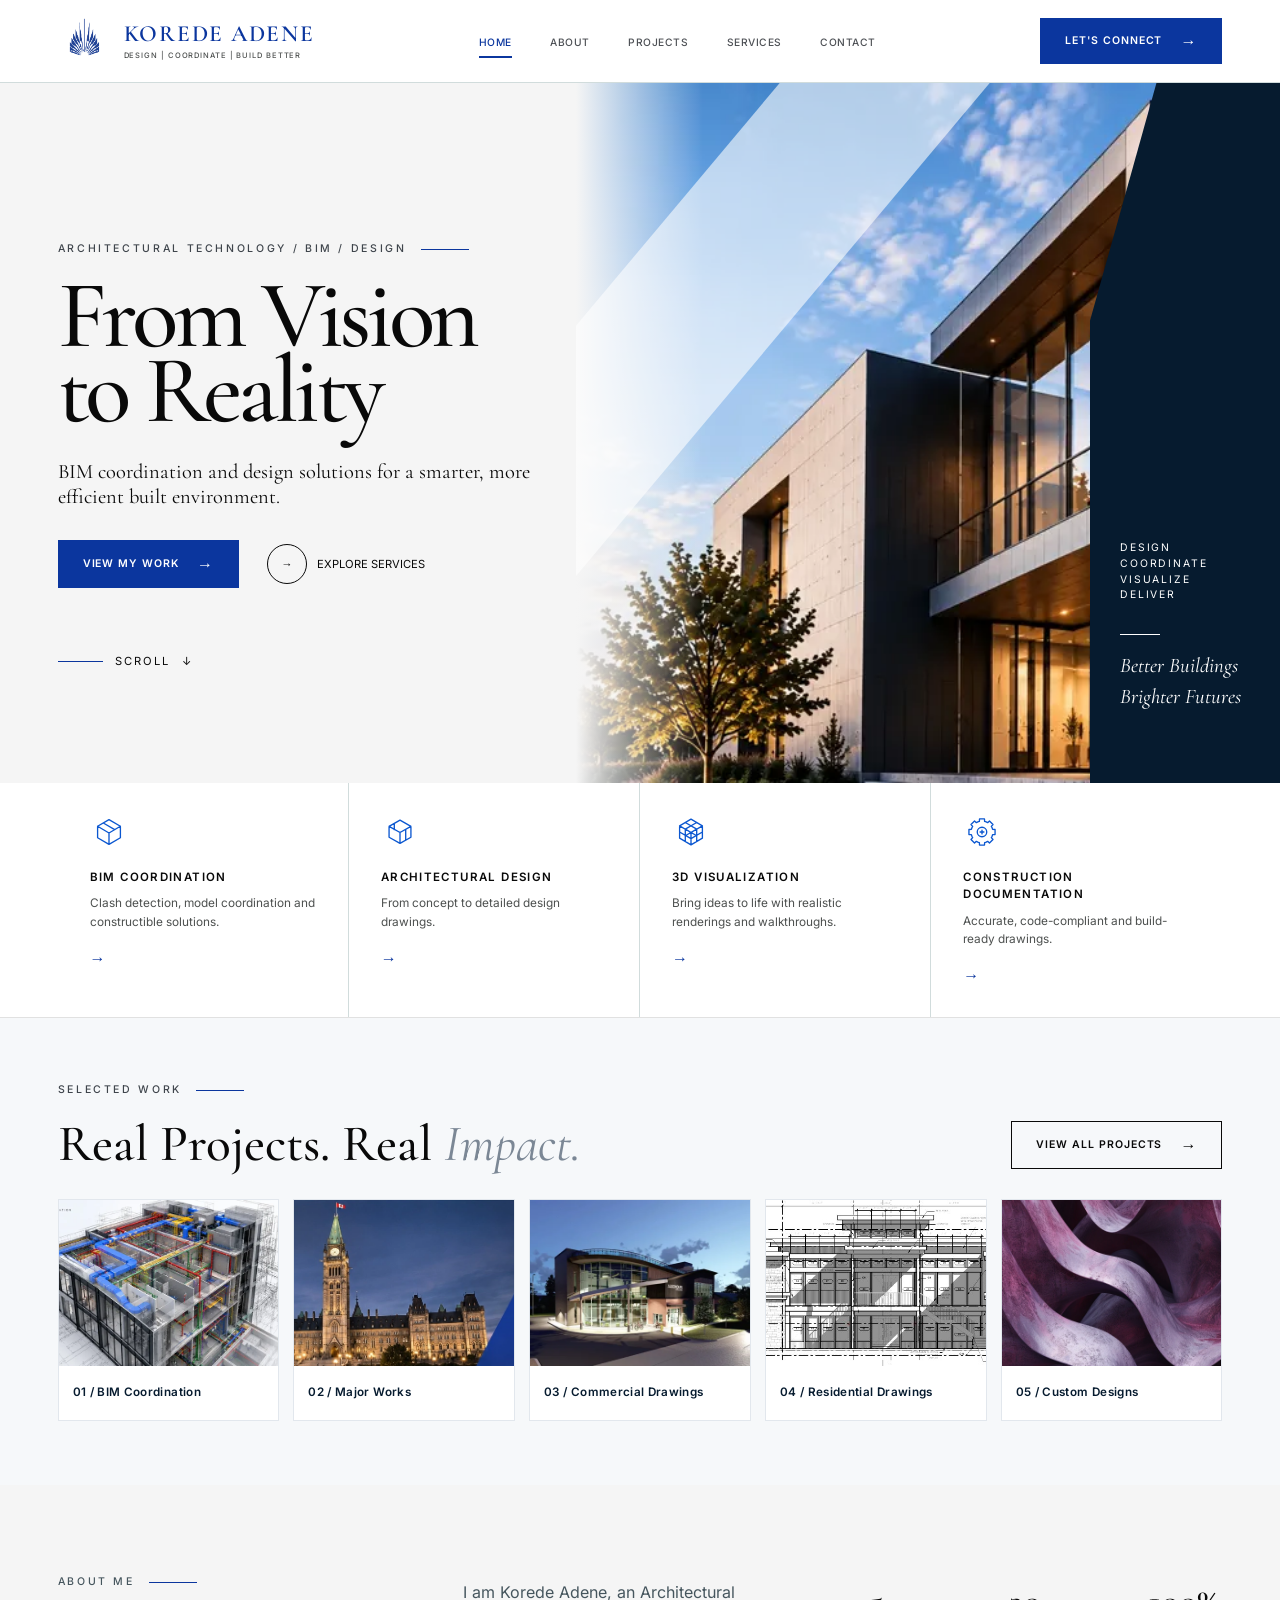
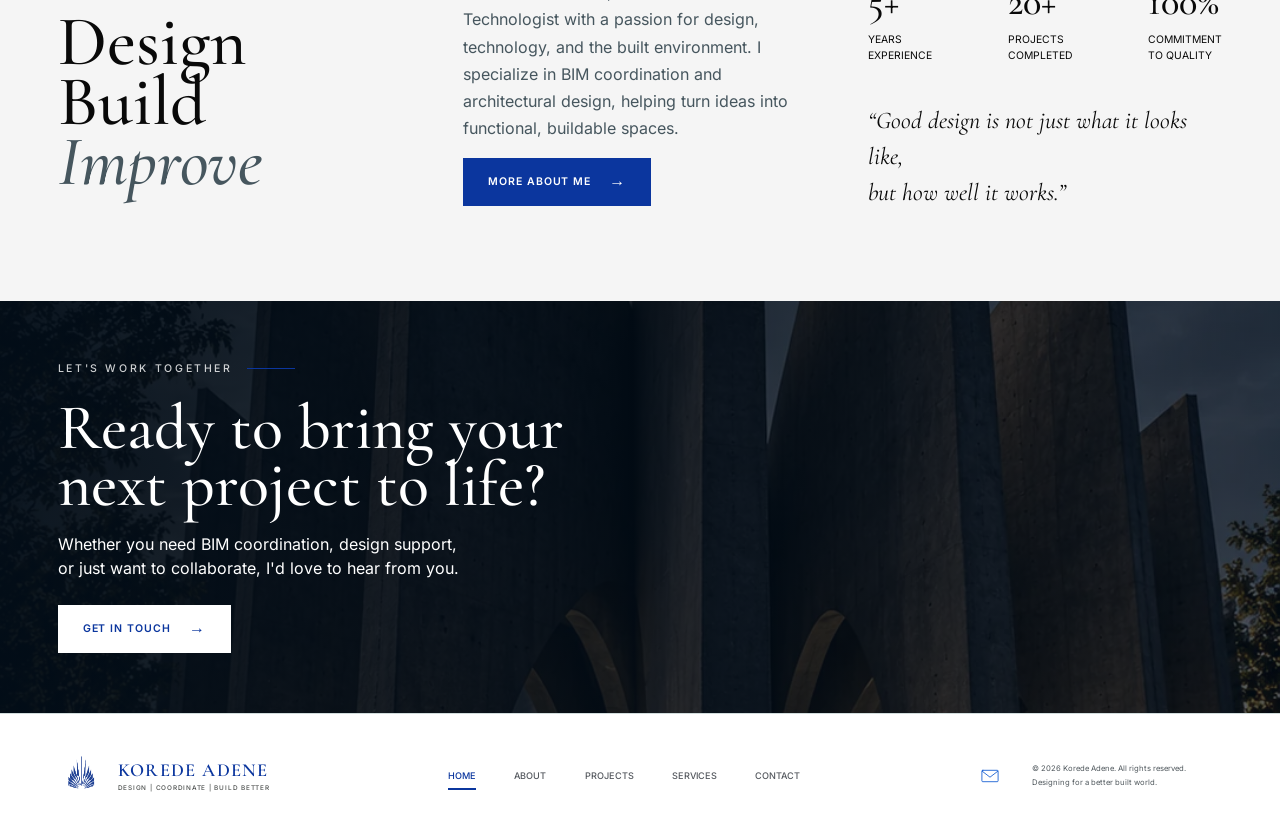
<file: index.html>
<!DOCTYPE html>
<html lang="en">
<head>
  <meta charset="UTF-8">
  <meta name="viewport" content="width=device-width, initial-scale=1.0">

  <title>Korede Adene | BIM Coordination & Architectural Design</title>
  <meta
    name="description"
    content="Korede Adene is an Architectural Technologist and BIM professional specializing in BIM coordination, architectural design, visualization and construction documentation."
  >
  <link rel="stylesheet" href="styles.css">
  <link rel="stylesheet" href="projects.css">
  <script src="script.js" defer></script>
  <link rel="stylesheet" href="crownline.css">

  <link rel="icon" type="image/svg+xml" href="assets/favicon.svg">
  <link rel="icon" sizes="32x32" href="assets/icon-32.png">
  <link rel="icon" sizes="16x16" href="assets/icon-16.png">
  <link rel="apple-touch-icon" href="assets/icon-180.png">
  <link rel="canonical" href="https://korede1000.github.io/koredeadene.github.io/">
  <meta property="og:type" content="website">
  <meta property="og:title" content="Korede Adene | BIM Coordination &amp; Architectural Design">
  <meta property="og:description" content="Korede Adene is an Architectural Technologist and BIM professional specializing in BIM coordination, architectural design, visualization and construction documentation.">
  <meta property="og:url" content="https://korede1000.github.io/koredeadene.github.io/">
  <meta property="og:image" content="https://korede1000.github.io/koredeadene.github.io/assets/social-preview.jpg">
  <meta property="og:image:alt" content="Korede Adene — Design | Coordinate | Build Better">
  <meta name="twitter:card" content="summary_large_image">
  <script type="application/ld+json">{"@context": "https://schema.org", "@type": "WebSite", "name": "Korede Adene", "url": "https://korede1000.github.io/koredeadene.github.io/", "author": {"@type": "Person", "name": "Korede Adene", "jobTitle": "Architectural Technologist", "url": "https://korede1000.github.io/koredeadene.github.io/about.html"}}</script>
</head>

<body class="home-page">
  <a class="skip-link" href="#main-content">Skip to content</a>

  <header class="site-header" id="top">
    <div class="site-header__inner">
      <a class="brand" href="index.html" aria-label="Korede Adene — Design | Coordinate | Build Better — Home"><img class="brand__mark" src="assets/logo.png" alt="" width="54" height="54"><span class="brand__text"><span class="brand__name">KOREDE ADENE</span><span class="brand__tagline">DESIGN | COORDINATE | BUILD BETTER</span></span></a>
      <button class="nav-toggle" type="button" aria-expanded="false" aria-controls="primary-navigation" aria-label="Open navigation"><span></span><span></span></button>
      <nav class="site-nav" id="primary-navigation" aria-label="Primary navigation">
        <a class="site-nav__link is-active" href="index.html" aria-current="page">Home</a><a class="site-nav__link" href="about.html">About</a><a class="site-nav__link" href="projects.html">Projects</a><a class="site-nav__link" href="services.html">Services</a><a class="site-nav__link" href="contact.html">Contact</a>
      </nav>
      <a class="button button--primary header-cta" href="contact.html">Let's connect <span class="button__arrow" aria-hidden="true">→</span></a>
    </div>
  </header>

  <main id="main-content">
    <section class="hero" aria-labelledby="hero-title">
      <div class="hero__inner">
        <div class="hero__content reveal">
          <p class="eyebrow">Architectural Technology / BIM / Design</p>

          <h1 class="hero__title" id="hero-title">
            <span>From Vision</span>
            <span>to Reality</span>
          </h1>

          <p class="hero__copy">
            BIM coordination and design solutions for a smarter,
            more efficient built environment.
          </p>

          <div class="hero__actions">
            <a class="button button--primary" href="projects.html">
              <span>View my work</span>
              <span class="button__arrow" aria-hidden="true">→</span>
            </a>

            <a class="showreel-link" href="services.html" aria-label="Explore services">
              <span class="showreel-link__icon" aria-hidden="true">→</span>
              <span>Explore services</span>
            </a>
          </div>

          <a class="hero__scroll" href="#services">
            <span class="hero__scroll-rule" aria-hidden="true"></span>
            <span class="hero__scroll-label">Scroll</span>
            <span class="hero__scroll-arrow" aria-hidden="true">↓</span>
          </a>
        </div>

        <div class="hero__visual" aria-label="Contemporary architecture">
          <div class="hero__image-wrap">
            <img
              class="hero__image" fetchpriority="high"
              src="assets/hero-building.webp"
              alt="Contemporary architectural building with strong geometric forms"
             width="1672" height="941" srcset="assets/hero-building-720.webp 720w, assets/hero-building-960.webp 960w, assets/hero-building.webp 1672w" sizes="(max-width: 900px) 100vw, 60vw">
          </div>

          <div class="hero__wash" aria-hidden="true"></div>

          <div class="hero__panel">
            <p class="hero__panel-words">
              <span>Design</span>
              <span>Coordinate</span>
              <span>Visualize</span>
              <span>Deliver</span>
            </p>
            <span class="hero__panel-rule" aria-hidden="true"></span>
            <p class="hero__panel-quote">
              Better Buildings<br>
              Brighter Futures
            </p>
          </div>
        </div>
      </div>
    </section>

    <section class="services-strip" id="services" aria-labelledby="services-title">
      <h2 class="visually-hidden" id="services-title">Services and capabilities</h2>

      <div class="services-strip__grid">
        <a class="service-card reveal" href="services.html#bim-coordination">
          <img src="assets/icons/icon-model-coordination.svg" width="48" height="48" alt="" class="service-card__icon">
          <h3 class="service-card__title">BIM Coordination</h3>
          <p class="service-card__copy">
            Clash detection, model coordination and constructible solutions.
          </p>
          <span class="service-card__arrow" aria-hidden="true">→</span>
        </a>

        <a class="service-card reveal" href="services.html#architectural-design">
          <img src="assets/icons/icon-process-model.svg" width="48" height="48" alt="" class="service-card__icon">
          <h3 class="service-card__title">Architectural Design</h3>
          <p class="service-card__copy">
            From concept to detailed design drawings.
          </p>
          <span class="service-card__arrow" aria-hidden="true">→</span>
        </a>

        <a class="service-card reveal" href="services.html#visualization">
          <img src="assets/icons/icon-federated-model.svg" width="48" height="48" alt="" class="service-card__icon">
          <h3 class="service-card__title">3D Visualization</h3>
          <p class="service-card__copy">
            Bring ideas to life with realistic renderings and walkthroughs.
          </p>
          <span class="service-card__arrow" aria-hidden="true">→</span>
        </a>

        <a class="service-card reveal" href="services.html#documentation">
          <img src="assets/icons/icon-bim-standards.svg" width="48" height="48" alt="" class="service-card__icon">
          <h3 class="service-card__title">Construction Documentation</h3>
          <p class="service-card__copy">
            Accurate, code-compliant and build-ready drawings.
          </p>
          <span class="service-card__arrow" aria-hidden="true">→</span>
        </a>
      </div>
    </section>

    <section class="featured-projects home-projects" id="projects" aria-labelledby="projects-title">
      <div class="home-projects__heading">
        <div><p class="eyebrow">Selected work</p><h2 id="projects-title">Real Projects. Real <em>Impact.</em></h2></div>
        <a class="button button--outline" href="projects.html">View all projects <span class="button__arrow" aria-hidden="true">→</span></a>
      </div>
      <div class="home-projects__grid">
        <a class="home-projects__card" href="bim-coordination.html"><img src="assets/bim-coordination-720.webp" alt="Illustrated BIM model" loading="lazy" width="1672" height="941"><span>01 / BIM Coordination</span></a>
        <a class="home-projects__card" href="major-works.html"><img src="assets/heritage/parliament.webp" alt="Parliament Hill in Ottawa" loading="lazy" width="491" height="345"><span>02 / Major Works</span></a>
        <a class="home-projects__card" href="commercial.html"><img src="assets/commercial/algonquin-at-dusk-800.webp" alt="Rendering of the glass-fronted Algonquin College building at dusk" loading="lazy" width="1536" height="698"><span>03 / Commercial Drawings</span></a>
        <a class="home-projects__card" href="residential.html"><img src="assets/residential/flat-roof.jpg" alt="Architectural elevation drawing of a contemporary residence" loading="lazy" width="793" height="290"><span>04 / Residential Drawings</span></a>
        <a class="home-projects__card" href="custom-designs.html"><img src="assets/custom/concrete.webp" alt="Concrete wave concept from the custom design studies" loading="lazy" width="960" height="1200"><span>05 / Custom Designs</span></a>
      </div>
    </section>

    <section class="about" id="about" aria-labelledby="about-title">
      <div class="about__inner">
        <div class="about__heading reveal">
          <p class="eyebrow">About Me</p>
          <h2 class="about__title" id="about-title">
            Design<br>
            Build<br>
            <em>Improve</em>
          </h2>
        </div>

        <div class="about__copy reveal">
          <p>
            I am Korede Adene, an Architectural Technologist with a passion for
            design, technology, and the built environment. I specialize in BIM
            coordination and architectural design, helping turn ideas into
            functional, buildable spaces.
          </p>

          <a class="button button--primary" href="about.html">
            <span>More about me</span>
            <span class="button__arrow" aria-hidden="true">→</span>
          </a>
        </div>

        <div class="about__stats reveal">
          <div class="stats">
            <div class="stat">
              <strong class="stat__number">5+</strong>
              <span class="stat__label">Years<br>Experience</span>
            </div>
            <div class="stat">
              <strong class="stat__number">20+</strong>
              <span class="stat__label">Projects<br>Completed</span>
            </div>
            <div class="stat">
              <strong class="stat__number">100%</strong>
              <span class="stat__label">Commitment<br>to Quality</span>
            </div>
          </div>

          <div class="about__quote">
            <span class="about__quote-rule" aria-hidden="true"></span>
            <blockquote>
              “Good design is not just what it looks like,<br>
              but how well it works.”
            </blockquote>
          </div>
        </div>
      </div>
    </section>

    <section class="contact-cta" id="contact" aria-labelledby="contact-title">
      <img
        class="contact-cta__image"
        src="assets/contact-monument.webp"
        alt="Monumental concrete architecture illuminated at dusk"
       width="1086" height="1448">
      <div class="contact-cta__overlay"></div>

      <div class="contact-cta__content reveal">
        <p class="eyebrow eyebrow--light">Let's work together</p>
        <h2 class="contact-cta__title" id="contact-title">
          Ready to bring your<br>
          next project to life?
        </h2>
        <p class="contact-cta__copy">
          Whether you need BIM coordination, design support,<br>
          or just want to collaborate, I'd love to hear from you.
        </p>

        <a class="button button--light" href="mailto:KoredeAdene@gmail.com">
          <span>Get in touch</span>
          <span class="button__arrow" aria-hidden="true">→</span>
        </a>
      </div>
    </section>
  </main>

  <footer class="site-footer"><div class="site-footer__inner"><a class="brand brand--footer" href="index.html" aria-label="Korede Adene — Design | Coordinate | Build Better — Home"><img class="brand__mark" src="assets/logo.png" alt="" width="48" height="48"><span class="brand__text"><span class="brand__name">KOREDE ADENE</span><span class="brand__tagline">DESIGN | COORDINATE | BUILD BETTER</span></span></a><nav class="footer-nav" aria-label="Footer navigation"><a class="is-active" href="index.html" aria-current="page">Home</a><a href="about.html">About</a><a href="projects.html">Projects</a><a href="services.html">Services</a><a href="contact.html">Contact</a></nav><div class="site-footer__right"><a class="projects-footer-email" href="mailto:KoredeAdene@gmail.com" aria-label="Email Korede"><img src="assets/icons/icon-email.svg" width="24" height="24" alt=""></a><div class="site-footer__meta"><p>© 2026 Korede Adene. All rights reserved.</p><p>Designing for a better built world.</p></div></div></div></footer>
</body>
</html>
</file>
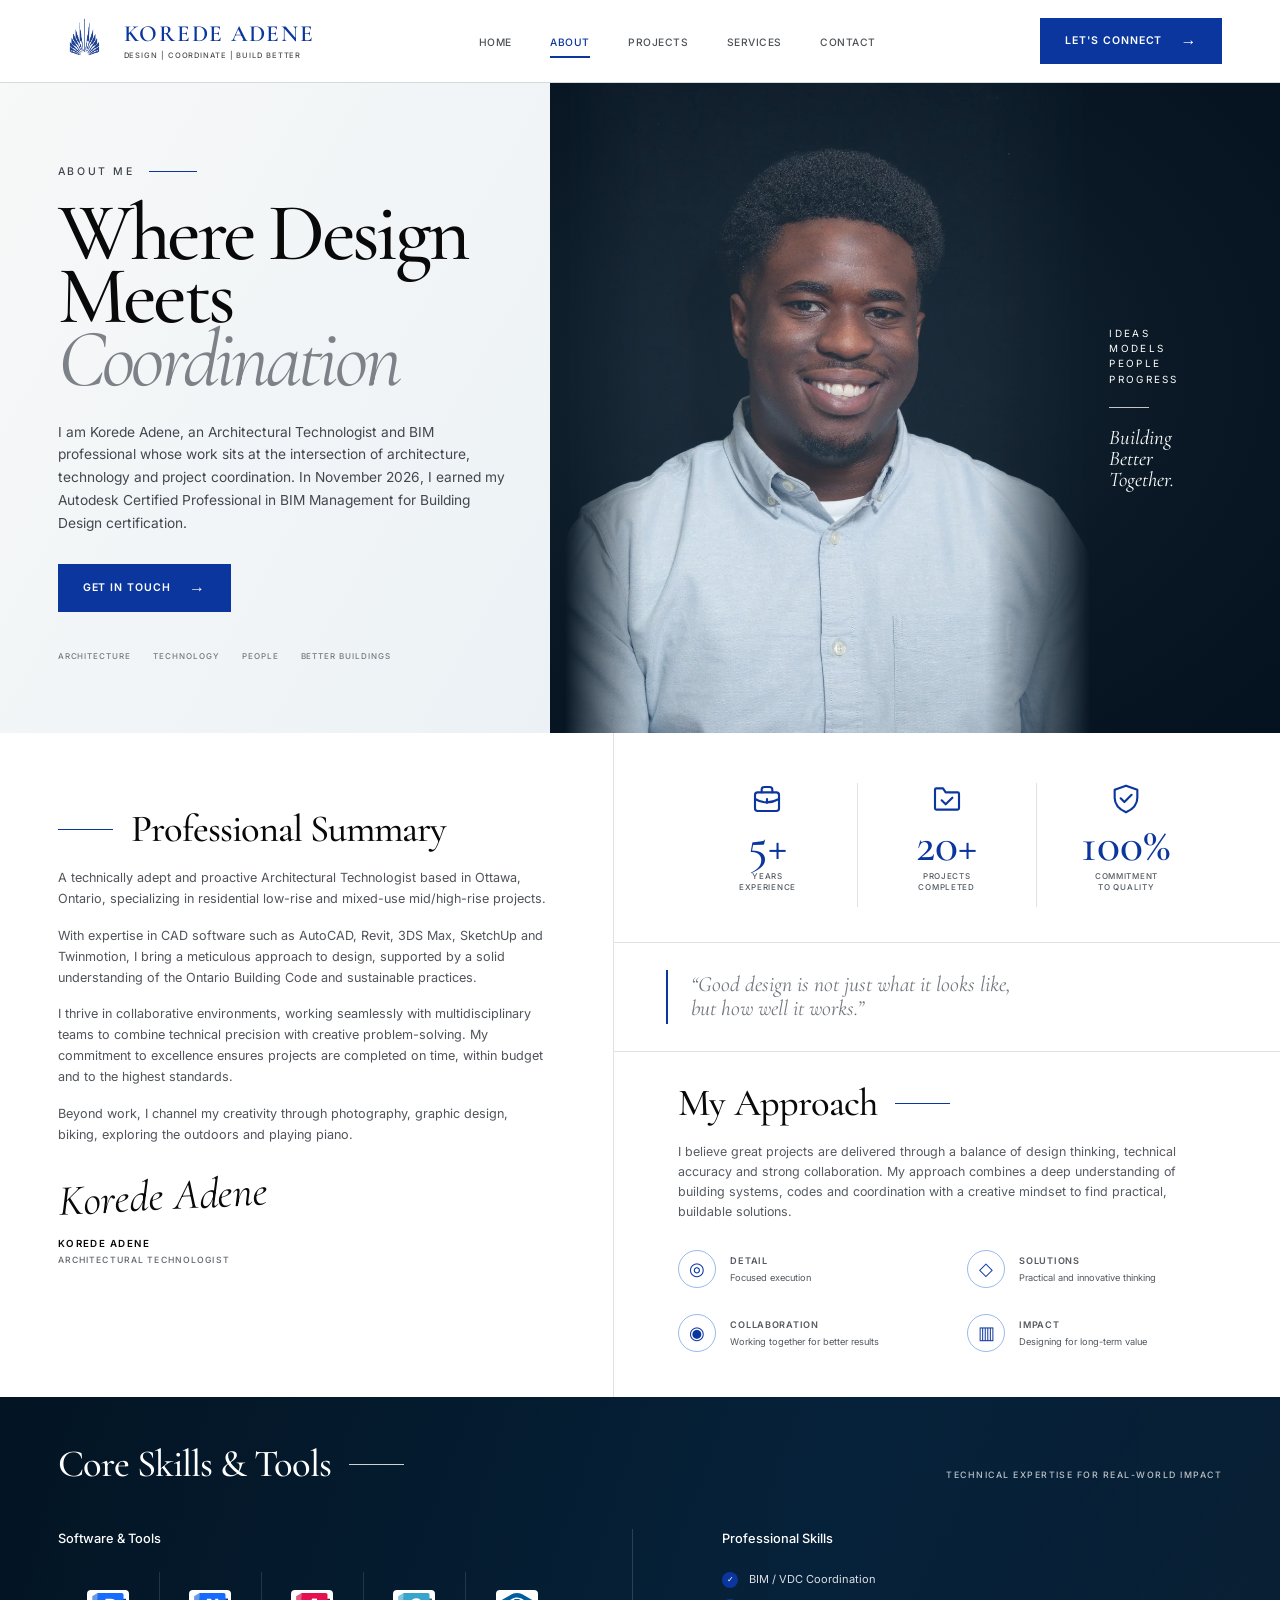
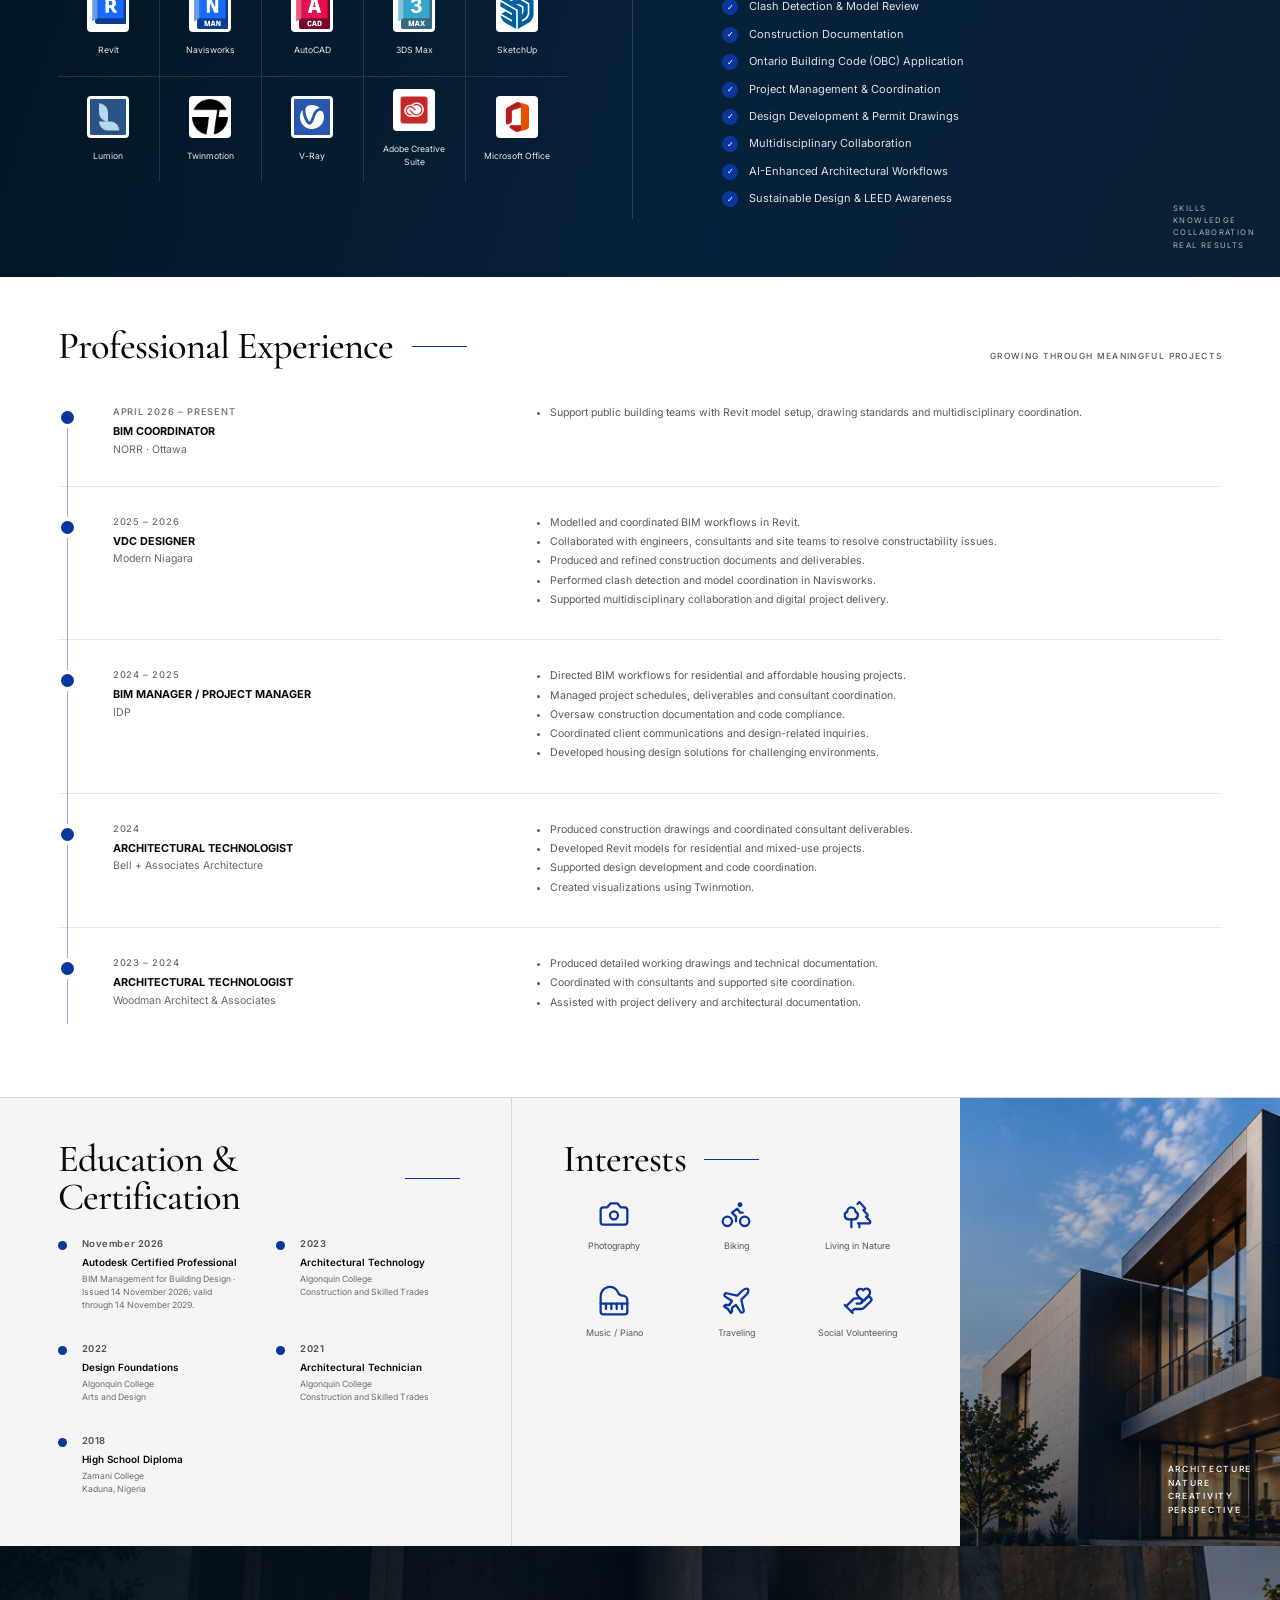
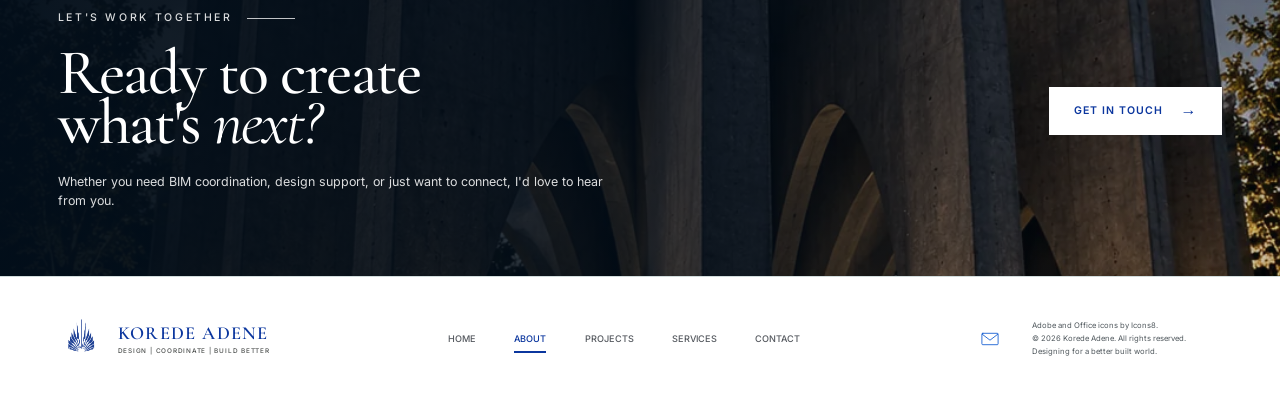
<file: about.html>
<!DOCTYPE html>
<html lang="en">

<head>
  <meta charset="UTF-8">
  <meta name="viewport" content="width=device-width, initial-scale=1.0">

  <title>About | Korede Adene</title>

  <meta
    name="description"
    content="About Korede Adene, an Architectural Technologist specializing in BIM coordination, architectural design, technical documentation and visualization."
  >
  <link rel="stylesheet" href="styles.css?v=portrait-blend">
  <script src="script.js" defer></script>
  <link rel="stylesheet" href="crownline.css">

  <link rel="icon" type="image/svg+xml" href="assets/favicon.svg">
  <link rel="icon" sizes="32x32" href="assets/icon-32.png">
  <link rel="icon" sizes="16x16" href="assets/icon-16.png">
  <link rel="apple-touch-icon" href="assets/icon-180.png">
  <link rel="canonical" href="https://korede1000.github.io/koredeadene.github.io/about.html">
  <meta property="og:type" content="website">
  <meta property="og:title" content="About | Korede Adene">
  <meta property="og:description" content="About Korede Adene, an Architectural Technologist specializing in BIM coordination, architectural design, technical documentation and visualization.">
  <meta property="og:url" content="https://korede1000.github.io/koredeadene.github.io/about.html">
  <meta property="og:image" content="https://korede1000.github.io/koredeadene.github.io/assets/social-preview.jpg">
  <meta property="og:image:alt" content="Korede Adene — Design | Coordinate | Build Better">
  <meta name="twitter:card" content="summary_large_image">
</head>


<body>

<a class="skip-link" href="#main-content">
  Skip to content
</a>


<!-- ======================================================
     HEADER
====================================================== -->

<header class="site-header" id="top">
    <div class="site-header__inner">
      <a class="brand" href="index.html" aria-label="Korede Adene — Design | Coordinate | Build Better — Home"><img class="brand__mark" src="assets/logo.png" alt="" width="54" height="54"><span class="brand__text"><span class="brand__name">KOREDE ADENE</span><span class="brand__tagline">DESIGN | COORDINATE | BUILD BETTER</span></span></a>
      <button class="nav-toggle" type="button" aria-expanded="false" aria-controls="primary-navigation" aria-label="Open navigation"><span></span><span></span></button>
      <nav class="site-nav" id="primary-navigation" aria-label="Primary navigation">
        <a class="site-nav__link" href="index.html">Home</a><a class="site-nav__link is-active" href="about.html" aria-current="page">About</a><a class="site-nav__link" href="projects.html">Projects</a><a class="site-nav__link" href="services.html">Services</a><a class="site-nav__link" href="contact.html">Contact</a>
      </nav>
      <a class="button button--primary header-cta" href="contact.html">Let's connect <span class="button__arrow" aria-hidden="true">→</span></a>
    </div>
  </header>



<main id="main-content">


<!-- ======================================================
     ABOUT HERO
====================================================== -->

<section class="about-hero">

  <div class="about-hero__content">

    <p class="eyebrow">
      About Me
    </p>


    <h1 class="about-hero__title">

      Where Design<br>
      Meets<br>

      <em>Coordination</em>

    </h1>


    <p class="about-hero__intro">

      I am Korede Adene, an Architectural Technologist and BIM
      professional whose work sits at the intersection of
      architecture, technology and project coordination. In November 2026, I earned my Autodesk Certified Professional in BIM Management for Building Design certification.

    </p>


    <a
      class="button button--primary"
      href="contact.html"
    >

      <span>Get in touch</span>

      <span class="button__arrow">
        →
      </span>

    </a>


    <div class="about-hero__keywords">

      <span>Architecture</span>
      <span>Technology</span>
      <span>People</span>
      <span>Better Buildings</span>

    </div>

  </div>


  <div class="about-hero__visual">

    <img
      class="about-hero__portrait"
      src="assets/korede-adene.webp" width="1000" height="1500"
      alt="Portrait of Korede Adene"
    >


    <div class="about-hero__panel">

      <p>
        IDEAS<br>
        MODELS<br>
        PEOPLE<br>
        PROGRESS
      </p>

      <span></span>

      <blockquote>
        Building<br>
        Better<br>
        Together.
      </blockquote>

    </div>

  </div>

</section>



<!-- ======================================================
     PROFESSIONAL SUMMARY
====================================================== -->

<section class="about-summary">

  <div class="about-summary__bio">

    <div class="section-heading">

      <span class="section-heading__line"></span>

      <h2>
        Professional Summary
      </h2>

    </div>


    <p>

      A technically adept and proactive Architectural Technologist
      based in Ottawa, Ontario, specializing in residential low-rise
      and mixed-use mid/high-rise projects.

    </p>


    <p>

      With expertise in CAD software such as AutoCAD, Revit,
      3DS Max, SketchUp and Twinmotion, I bring a meticulous
      approach to design, supported by a solid understanding of
      the Ontario Building Code and sustainable practices.

    </p>


    <p>

      I thrive in collaborative environments, working seamlessly
      with multidisciplinary teams to combine technical precision
      with creative problem-solving. My commitment to excellence
      ensures projects are completed on time, within budget and
      to the highest standards.

    </p>


    <p>

      Beyond work, I channel my creativity through photography,
      graphic design, biking, exploring the outdoors and playing
      piano.

    </p>


    <div class="about-signature">

      <span class="about-signature__script">
        Korede Adene
      </span>

      <span class="about-signature__name">
        KOREDE ADENE
      </span>

      <span class="about-signature__role">
        ARCHITECTURAL TECHNOLOGIST
      </span>

    </div>

  </div>



  <!-- ====================================================
       SUMMARY RIGHT SIDE
  ==================================================== -->

  <div class="about-summary__details">


    <!-- STATISTICS -->

    <div class="about-stats">

      <div class="about-stat">

        <svg class="about-stat__icon" width="32" height="32" viewBox="0 0 24 24" fill="none" stroke="currentColor" stroke-width="1.6" stroke-linecap="round" stroke-linejoin="round" aria-hidden="true"><rect x="3" y="7" width="18" height="14" rx="2"/><path d="M8 7V5a2 2 0 0 1 2-2h4a2 2 0 0 1 2 2v2M3 12q9 5 18 0m-9 0v3"/></svg>

        <strong>
          5+
        </strong>

        <span>
          YEARS<br>
          EXPERIENCE
        </span>

      </div>


      <div class="about-stat">

        <svg class="about-stat__icon" width="32" height="32" viewBox="0 0 24 24" fill="none" stroke="currentColor" stroke-width="1.6" stroke-linecap="round" stroke-linejoin="round" aria-hidden="true"><path d="M3 7V5a1 1 0 0 1 1-1h5l2 3h9a1 1 0 0 1 1 1v11a1 1 0 0 1-1 1H4a1 1 0 0 1-1-1V7Z"/><path d="m8 13 3 3 5-5"/></svg>

        <strong>
          20+
        </strong>

        <span>
          PROJECTS<br>
          COMPLETED
        </span>

      </div>


      <div class="about-stat">

        <svg class="about-stat__icon" width="32" height="32" viewBox="0 0 24 24" fill="none" stroke="currentColor" stroke-width="1.6" stroke-linecap="round" stroke-linejoin="round" aria-hidden="true"><path d="M12 2 3.5 5v6c0 5 3.6 8.7 8.5 11 4.9-2.3 8.5-6 8.5-11V5Z"/><path d="m8 11.5 2.8 2.8 5.4-5.4"/></svg>

        <strong>
          100%
        </strong>

        <span>
          COMMITMENT<br>
          TO QUALITY
        </span>

      </div>

    </div>


    <!-- QUOTE -->

    <blockquote class="about-quote">

      “Good design is not just what it looks like,<br>
      but how well it works.”

    </blockquote>


    <!-- APPROACH -->

    <div class="about-approach">

      <div class="section-heading">

        <h2>
          My Approach
        </h2>

        <span class="section-heading__line"></span>

      </div>


      <p>

        I believe great projects are delivered through a balance
        of design thinking, technical accuracy and strong
        collaboration. My approach combines a deep understanding
        of building systems, codes and coordination with a creative
        mindset to find practical, buildable solutions.

      </p>


      <div class="approach-grid">


        <article class="approach-item">

          <span class="approach-item__icon">
            ◎
          </span>

          <div>

            <h3>
              Detail
            </h3>

            <p>
              Focused execution
            </p>

          </div>

        </article>


        <article class="approach-item">

          <span class="approach-item__icon">
            ◇
          </span>

          <div>

            <h3>
              Solutions
            </h3>

            <p>
              Practical and innovative thinking
            </p>

          </div>

        </article>


        <article class="approach-item">

          <span class="approach-item__icon">
            ◉
          </span>

          <div>

            <h3>
              Collaboration
            </h3>

            <p>
              Working together for better results
            </p>

          </div>

        </article>


        <article class="approach-item">

          <span class="approach-item__icon">
            ▥
          </span>

          <div>

            <h3>
              Impact
            </h3>

            <p>
              Designing for long-term value
            </p>

          </div>

        </article>


      </div>

    </div>

  </div>

</section>



<!-- ======================================================
     CORE SKILLS & TOOLS
====================================================== -->

<section class="skills-section">

  <div class="skills-section__overlay"></div>


  <div class="skills-section__inner">

    <div class="skills-section__header">

      <div class="section-heading section-heading--light">

        <h2>
          Core Skills &amp; Tools
        </h2>

        <span class="section-heading__line"></span>

      </div>


      <p>
        Technical expertise for real-world impact
      </p>

    </div>



    <div class="skills-layout">


      <!-- SOFTWARE -->

      <div class="software-tools">

        <h3>
          Software &amp; Tools
        </h3>


        <div class="software-grid">


          <div class="software-item">

            <img src="assets/software/revit.svg" width="42" height="42" alt="" class="software-logo">

            <span>
              Revit
            </span>

          </div>


          <div class="software-item">

            <img src="assets/software/navisworks.svg" width="42" height="42" alt="" class="software-logo">

            <span>
              Navisworks
            </span>

          </div>


          <div class="software-item">

            <img src="assets/software/autocad.svg" width="42" height="42" alt="" class="software-logo">

            <span>
              AutoCAD
            </span>

          </div>


          <div class="software-item">

            <img src="assets/software/3ds-max.svg" width="42" height="42" alt="" class="software-logo">

            <span>
              3DS Max
            </span>

          </div>


          <div class="software-item">

            <img src="assets/software/sketchup.svg" width="42" height="42" alt="" class="software-logo">

            <span>
              SketchUp
            </span>

          </div>


          <div class="software-item">

            <img src="assets/software/lumion.png" width="42" height="42" alt="" class="software-logo">

            <span>
              Lumion
            </span>

          </div>


          <div class="software-item">

            <img src="assets/software/twinmotion.png" width="42" height="42" alt="" class="software-logo">

            <span>
              Twinmotion
            </span>

          </div>


          <div class="software-item">

            <img src="assets/software/vray.svg" width="42" height="42" alt="" class="software-logo">

            <span>
              V-Ray
            </span>

          </div>


          <div class="software-item">

            <img src="assets/software/adobe.png" width="42" height="42" alt="" class="software-logo">

            <span>
              Adobe Creative Suite
            </span>

          </div>


          <div class="software-item">

            <img src="assets/software/office.png" width="42" height="42" alt="" class="software-logo">

            <span>
              Microsoft Office
            </span>

          </div>


        </div>

      </div>



      <!-- PROFESSIONAL SKILLS -->

      <div class="professional-skills">

        <h3>
          Professional Skills
        </h3>


        <ul>

          <li>
            BIM / VDC Coordination
          </li>

          <li>
            Clash Detection &amp; Model Review
          </li>

          <li>
            Construction Documentation
          </li>

          <li>
            Ontario Building Code (OBC) Application
          </li>

          <li>
            Project Management &amp; Coordination
          </li>

          <li>
            Design Development &amp; Permit Drawings
          </li>

          <li>
            Multidisciplinary Collaboration
          </li>

          <li>
            AI-Enhanced Architectural Workflows
          </li>

          <li>
            Sustainable Design &amp; LEED Awareness
          </li>

        </ul>

      </div>

    </div>


    <div class="skills-section__words">

      SKILLS<br>
      KNOWLEDGE<br>
      COLLABORATION<br>
      REAL RESULTS

    </div>

  </div>

</section>



<!-- ======================================================
     PROFESSIONAL EXPERIENCE
====================================================== -->

<section class="experience-section">

  <div class="experience-section__header">

    <div class="section-heading">

      <h2>
        Professional Experience
      </h2>

      <span class="section-heading__line"></span>

    </div>


    <p>
      Growing through meaningful projects
    </p>

  </div>



  <div class="experience-timeline">


    <article class="experience-item"><div class="experience-item__marker"></div><div class="experience-item__position"><span>APRIL 2026 – PRESENT</span><h3>BIM COORDINATOR</h3><p>NORR · Ottawa</p></div><div class="experience-item__details"><ul><li>Support public building teams with Revit model setup, drawing standards and multidisciplinary coordination.</li></ul></div></article>

    <article class="experience-item">

      <div class="experience-item__marker"></div>


      <div class="experience-item__position">

        <span>
          2025 – 2026
        </span>

        <h3>
          VDC DESIGNER
        </h3>

        <p>
          Modern Niagara
        </p>

      </div>


      <div class="experience-item__details">

        <ul>

          <li>
            Modelled and coordinated BIM workflows in Revit.
          </li>

          <li>
            Collaborated with engineers, consultants and site teams
            to resolve constructability issues.
          </li>

          <li>
            Produced and refined construction documents and
            deliverables.
          </li>

          <li>
            Performed clash detection and model coordination
            in Navisworks.
          </li>

          <li>
            Supported multidisciplinary collaboration and
            digital project delivery.
          </li>

        </ul>

      </div>

    </article>



    <!-- EXPERIENCE 02 -->

    <article class="experience-item">

      <div class="experience-item__marker"></div>


      <div class="experience-item__position">

        <span>
          2024 – 2025
        </span>

        <h3>
          BIM MANAGER / PROJECT MANAGER
        </h3>

        <p>
          IDP
        </p>

      </div>


      <div class="experience-item__details">

        <ul>

          <li>
            Directed BIM workflows for residential and
            affordable housing projects.
          </li>

          <li>
            Managed project schedules, deliverables and
            consultant coordination.
          </li>

          <li>
            Oversaw construction documentation and code compliance.
          </li>

          <li>
            Coordinated client communications and
            design-related inquiries.
          </li>

          <li>
            Developed housing design solutions for
            challenging environments.
          </li>

        </ul>

      </div>

    </article>



    <!-- EXPERIENCE 03 -->

    <article class="experience-item">

      <div class="experience-item__marker"></div>


      <div class="experience-item__position">

        <span>
          2024
        </span>

        <h3>
          ARCHITECTURAL TECHNOLOGIST
        </h3>

        <p>
          Bell + Associates Architecture
        </p>

      </div>


      <div class="experience-item__details">

        <ul>

          <li>
            Produced construction drawings and coordinated
            consultant deliverables.
          </li>

          <li>
            Developed Revit models for residential and
            mixed-use projects.
          </li>

          <li>
            Supported design development and code coordination.
          </li>

          <li>
            Created visualizations using Twinmotion.
          </li>

        </ul>

      </div>

    </article>



    <!-- EXPERIENCE 04 -->

    <article class="experience-item">

      <div class="experience-item__marker"></div>


      <div class="experience-item__position">

        <span>
          2023 – 2024
        </span>

        <h3>
          ARCHITECTURAL TECHNOLOGIST
        </h3>

        <p>
          Woodman Architect &amp; Associates
        </p>

      </div>


      <div class="experience-item__details">

        <ul>

          <li>
            Produced detailed working drawings and
            technical documentation.
          </li>

          <li>
            Coordinated with consultants and supported
            site coordination.
          </li>

          <li>
            Assisted with project delivery and
            architectural documentation.
          </li>

        </ul>

      </div>

    </article>


  </div>

</section>



<!-- ======================================================
     EDUCATION + INTERESTS
====================================================== -->

<section class="education-interests">


  <!-- EDUCATION -->

  <div class="education-block">

    <div class="section-heading">

      <h2>
        Education &amp; Certification
      </h2>

      <span class="section-heading__line"></span>

    </div>


    <div class="education-grid">
      <article class="education-item">
        <span class="education-item__year">November 2026</span>
        <h3>Autodesk Certified Professional</h3>
        <p>BIM Management for Building Design · Issued 14 November 2026; valid through 14 November 2029.</p>
      </article>


      <article class="education-item">

        <span class="education-item__year">
          2023
        </span>

        <h3>
          Architectural Technology
        </h3>

        <p>
          Algonquin College<br>
          Construction and Skilled Trades
        </p>

      </article>


      <article class="education-item">

        <span class="education-item__year">
          2022
        </span>

        <h3>
          Design Foundations
        </h3>

        <p>
          Algonquin College<br>
          Arts and Design
        </p>

      </article>


      <article class="education-item">

        <span class="education-item__year">
          2021
        </span>

        <h3>
          Architectural Technician
        </h3>

        <p>
          Algonquin College<br>
          Construction and Skilled Trades
        </p>

      </article>


      <article class="education-item">

        <span class="education-item__year">
          2018
        </span>

        <h3>
          High School Diploma
        </h3>

        <p>
          Zamani College<br>
          Kaduna, Nigeria
        </p>

      </article>


    </div>

  </div>



  <!-- Interests icons: Lucide 0.468.0.
ISC License

Copyright (c) for portions of Lucide are held by Cole Bemis 2013-2022 as part of Feather (MIT). All other copyright (c) for Lucide are held by Lucide Contributors 2022.

Permission to use, copy, modify, and/or distribute this software for any
purpose with or without fee is hereby granted, provided that the above
copyright notice and this permission notice appear in all copies.

THE SOFTWARE IS PROVIDED "AS IS" AND THE AUTHOR DISCLAIMS ALL WARRANTIES
WITH REGARD TO THIS SOFTWARE INCLUDING ALL IMPLIED WARRANTIES OF
MERCHANTABILITY AND FITNESS. IN NO EVENT SHALL THE AUTHOR BE LIABLE FOR
ANY SPECIAL, DIRECT, INDIRECT, OR CONSEQUENTIAL DAMAGES OR ANY DAMAGES
WHATSOEVER RESULTING FROM LOSS OF USE, DATA OR PROFITS, WHETHER IN AN
ACTION OF CONTRACT, NEGLIGENCE OR OTHER TORTIOUS ACTION, ARISING OUT OF
OR IN CONNECTION WITH THE USE OR PERFORMANCE OF THIS SOFTWARE.

-->

  <div class="interests-block">

    <div class="section-heading">

      <h2>
        Interests
      </h2>

      <span class="section-heading__line"></span>

    </div>


    <div class="interests-grid">


      <div class="interest-item">

        <svg class="interest-item__icon" aria-hidden="true" focusable="false" width="32" height="32" viewBox="0 0 24 24" fill="none" stroke="currentColor" stroke-width="1.7" stroke-linecap="round" stroke-linejoin="round">
  <path d="M14.5 4h-5L7 7H4a2 2 0 0 0-2 2v9a2 2 0 0 0 2 2h16a2 2 0 0 0 2-2V9a2 2 0 0 0-2-2h-3l-2.5-3z" />
  <circle cx="12" cy="13" r="3" />
</svg>

        <span>
          Photography
        </span>

      </div>


      <div class="interest-item">

        <svg class="interest-item__icon" aria-hidden="true" focusable="false" width="32" height="32" viewBox="0 0 24 24" fill="none" stroke="currentColor" stroke-width="1.7" stroke-linecap="round" stroke-linejoin="round">
  <circle cx="18.5" cy="17.5" r="3.5" />
  <circle cx="5.5" cy="17.5" r="3.5" />
  <circle cx="15" cy="5" r="1" />
  <path d="M12 17.5V14l-3-3 4-3 2 3h2" />
</svg>

        <span>
          Biking
        </span>

      </div>


      <div class="interest-item">

        <svg class="interest-item__icon" aria-hidden="true" focusable="false" width="32" height="32" viewBox="0 0 24 24" fill="none" stroke="currentColor" stroke-width="1.7" stroke-linecap="round" stroke-linejoin="round">
  <path d="M10 10v.2A3 3 0 0 1 8.9 16H5a3 3 0 0 1-1-5.8V10a3 3 0 0 1 6 0Z" />
  <path d="M7 16v6" />
  <path d="M13 19v3" />
  <path d="M12 19h8.3a1 1 0 0 0 .7-1.7L18 14h.3a1 1 0 0 0 .7-1.7L16 9h.2a1 1 0 0 0 .8-1.7L13 3l-1.4 1.5" />
</svg>

        <span>
          Living in Nature
        </span>

      </div>


      <div class="interest-item">

        <svg class="interest-item__icon" aria-hidden="true" focusable="false" width="32" height="32" viewBox="0 0 24 24" fill="none" stroke="currentColor" stroke-width="1.7" stroke-linecap="round" stroke-linejoin="round">
  <path d="M18.5 8c-1.4 0-2.6-.8-3.2-2A6.87 6.87 0 0 0 2 9v11a2 2 0 0 0 2 2h16a2 2 0 0 0 2-2v-8.5C22 9.6 20.4 8 18.5 8" />
  <path d="M2 14h20" />
  <path d="M6 14v4" />
  <path d="M10 14v4" />
  <path d="M14 14v4" />
  <path d="M18 14v4" />
</svg>

        <span>
          Music / Piano
        </span>

      </div>


      <div class="interest-item">

        <svg class="interest-item__icon" aria-hidden="true" focusable="false" width="32" height="32" viewBox="0 0 24 24" fill="none" stroke="currentColor" stroke-width="1.7" stroke-linecap="round" stroke-linejoin="round">
  <path d="M17.8 19.2 16 11l3.5-3.5C21 6 21.5 4 21 3c-1-.5-3 0-4.5 1.5L13 8 4.8 6.2c-.5-.1-.9.1-1.1.5l-.3.5c-.2.5-.1 1 .3 1.3L9 12l-2 3H4l-1 1 3 2 2 3 1-1v-3l3-2 3.5 5.3c.3.4.8.5 1.3.3l.5-.2c.4-.3.6-.7.5-1.2z" />
</svg>

        <span>
          Traveling
        </span>

      </div>


      <div class="interest-item">

        <svg class="interest-item__icon" aria-hidden="true" focusable="false" width="32" height="32" viewBox="0 0 24 24" fill="none" stroke="currentColor" stroke-width="1.7" stroke-linecap="round" stroke-linejoin="round">
  <path d="M11 14h2a2 2 0 1 0 0-4h-3c-.6 0-1.1.2-1.4.6L3 16" />
  <path d="m7 20 1.6-1.4c.3-.4.8-.6 1.4-.6h4c1.1 0 2.1-.4 2.8-1.2l4.6-4.4a2 2 0 0 0-2.75-2.91l-4.2 3.9" />
  <path d="m2 15 6 6" />
  <path d="M19.5 8.5c.7-.7 1.5-1.6 1.5-2.7A2.73 2.73 0 0 0 16 4a2.78 2.78 0 0 0-5 1.8c0 1.2.8 2 1.5 2.8L16 12Z" />
</svg>

        <span>
          Social Volunteering
        </span>

      </div>


    </div>

  </div>



  <!-- SIDE IMAGE -->

  <div class="education-interests__image">

    <img
      src="assets/hero-building.webp"
      alt="Contemporary building façade with projecting geometric volumes"
     width="1672" height="941">


    <p>

      ARCHITECTURE<br>
      NATURE<br>
      CREATIVITY<br>
      PERSPECTIVE

    </p>

  </div>

</section>



<!-- ======================================================
     CONTACT CTA
====================================================== -->

<section class="about-contact">

  <div class="about-contact__background">

    <img
      src="assets/contact-monument.webp"
      alt=""
     width="1086" height="1448">

  </div>


  <div class="about-contact__overlay"></div>


  <div class="about-contact__content">

    <div>

      <p class="eyebrow about-contact__eyebrow">
        Let's work together
      </p>


      <h2>

        Ready to create<br>
        what's <em>next?</em>

      </h2>


      <p class="about-contact__description">

        Whether you need BIM coordination, design support,
        or just want to connect, I'd love to hear from you.

      </p>

    </div>


    <a
      class="button button--light"
      href="contact.html"
    >

      <span>Get in touch</span>

      <span class="button__arrow">
        →
      </span>

    </a>

  </div>

</section>


</main>



<!-- ======================================================
     FOOTER
====================================================== -->

<footer class="site-footer"><div class="site-footer__inner"><a class="brand brand--footer" href="index.html" aria-label="Korede Adene — Design | Coordinate | Build Better — Home"><img class="brand__mark" src="assets/logo.png" alt="" width="48" height="48"><span class="brand__text"><span class="brand__name">KOREDE ADENE</span><span class="brand__tagline">DESIGN | COORDINATE | BUILD BETTER</span></span></a><nav class="footer-nav" aria-label="Footer navigation"><a href="index.html">Home</a><a class="is-active" href="about.html" aria-current="page">About</a><a href="projects.html">Projects</a><a href="services.html">Services</a><a href="contact.html">Contact</a></nav><div class="site-footer__right"><a class="projects-footer-email" href="mailto:KoredeAdene@gmail.com" aria-label="Email Korede"><img src="assets/icons/icon-email.svg" width="24" height="24" alt=""></a><div class="site-footer__meta"><p>Adobe and Office icons by <a href="https://icons8.com/">Icons8</a>.</p><p>© 2026 Korede Adene. All rights reserved.</p><p>Designing for a better built world.</p></div></div></div></footer>


</body>

</html>
</file>
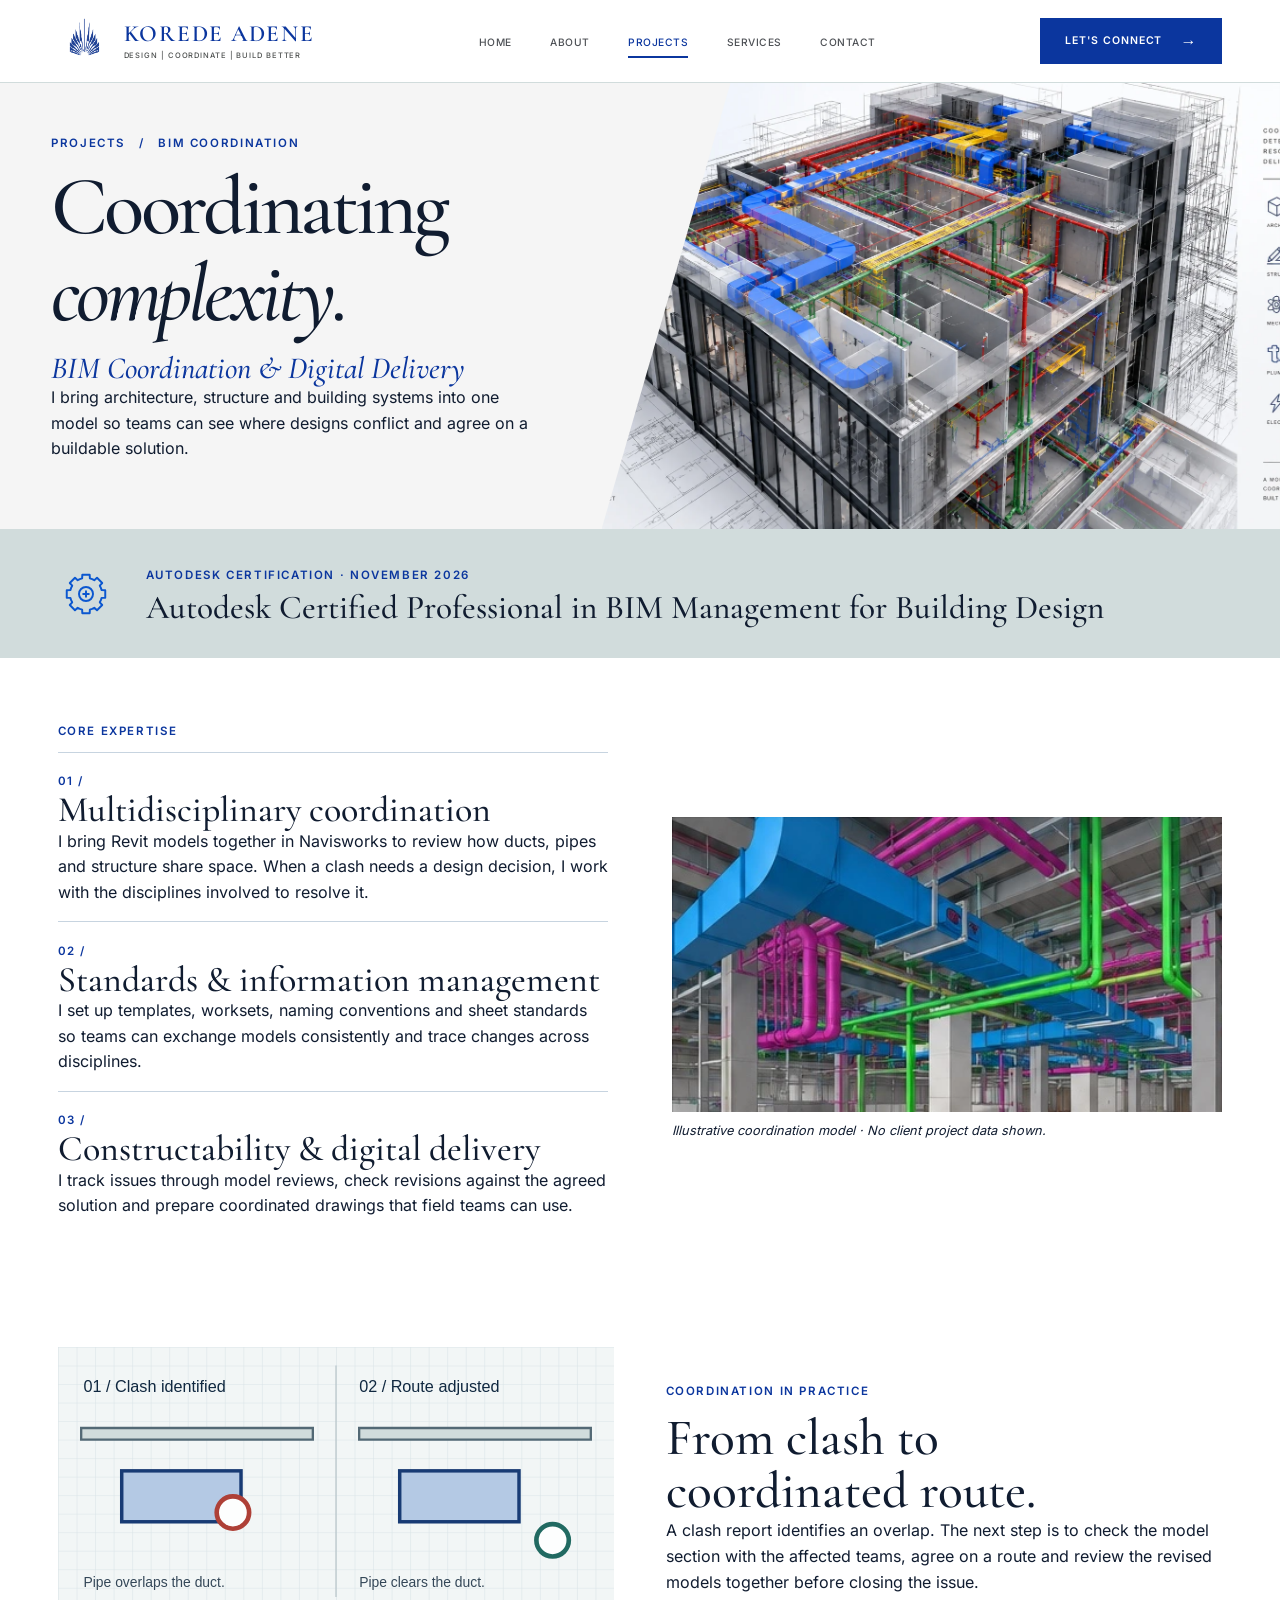
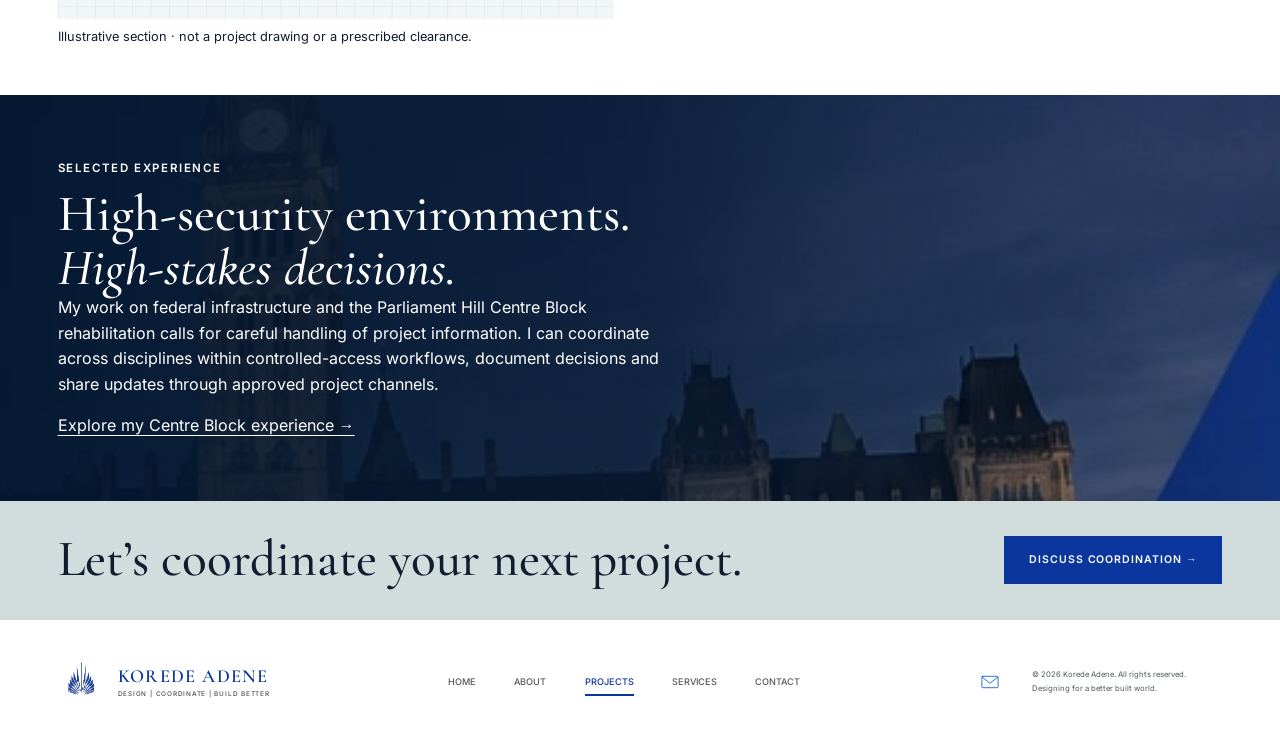
<file: bim-coordination.html>
<!doctype html>
<html lang="en">
<head>
  <meta charset="utf-8">
  <meta name="viewport" content="width=device-width, initial-scale=1">
  <meta name="description" content="Korede Adene’s BIM coordination practice, Autodesk certification and experience delivering complex projects.">
  <title>BIM Coordination | Korede Adene</title>
  <link rel="stylesheet" href="styles.css">
  <link rel="stylesheet" href="bim.css">
  <script src="script.js" defer></script>
  <link rel="stylesheet" href="crownline.css">

  <link rel="icon" type="image/svg+xml" href="assets/favicon.svg">
  <link rel="icon" sizes="32x32" href="assets/icon-32.png">
  <link rel="icon" sizes="16x16" href="assets/icon-16.png">
  <link rel="apple-touch-icon" href="assets/icon-180.png">
  <link rel="canonical" href="https://korede1000.github.io/koredeadene.github.io/bim-coordination.html">
  <meta property="og:type" content="website">
  <meta property="og:title" content="BIM Coordination | Korede Adene">
  <meta property="og:description" content="Korede Adene’s BIM coordination practice, Autodesk certification and experience delivering complex projects.">
  <meta property="og:url" content="https://korede1000.github.io/koredeadene.github.io/bim-coordination.html">
  <meta property="og:image" content="https://korede1000.github.io/koredeadene.github.io/assets/social-preview.jpg">
  <meta property="og:image:alt" content="Korede Adene — Design | Coordinate | Build Better">
  <meta name="twitter:card" content="summary_large_image">
</head>
<body class="bim-page">
  <a class="skip-link" href="#main-content">Skip to content</a>
  <header class="site-header" id="top">
    <div class="site-header__inner">
      <a class="brand" href="index.html" aria-label="Korede Adene — Design | Coordinate | Build Better — Home"><img class="brand__mark" src="assets/logo.png" alt="" width="54" height="54"><span class="brand__text"><span class="brand__name">KOREDE ADENE</span><span class="brand__tagline">DESIGN | COORDINATE | BUILD BETTER</span></span></a>
      <button class="nav-toggle" type="button" aria-expanded="false" aria-controls="primary-navigation" aria-label="Open navigation"><span></span><span></span></button>
      <nav class="site-nav" id="primary-navigation" aria-label="Primary navigation">
        <a class="site-nav__link" href="index.html">Home</a><a class="site-nav__link" href="about.html">About</a><a class="site-nav__link is-active" href="projects.html" aria-current="location">Projects</a><a class="site-nav__link" href="services.html">Services</a><a class="site-nav__link" href="contact.html">Contact</a>
      </nav>
      <a class="button button--primary header-cta" href="contact.html">Let's connect <span class="button__arrow" aria-hidden="true">→</span></a>
    </div>
  </header>
<main id="main-content"><section class="bim-hero"><div><p class="bim-label"><a href="projects.html">Projects</a> &nbsp; / &nbsp; BIM Coordination</p><h1>Coordinating<br><em>complexity.</em></h1><h2>BIM Coordination &amp; Digital Delivery</h2><p>I bring architecture, structure and building systems into one model so teams can see where designs conflict and agree on a buildable solution.</p></div><img src="assets/bim-coordination.webp" alt="Illustrative model showing how building systems fit together" width="1672" height="941" srcset="assets/bim-coordination-720.webp 720w, assets/bim-coordination.webp 1672w" sizes="(max-width: 900px) 100vw, 60vw"></section>
<section class="credential"><img src="assets/icons/icon-bim-standards.svg" width="56" height="56" alt=""><div><small>Autodesk certification · November 2026</small><h2>Autodesk Certified Professional in BIM Management for Building Design</h2></div></section>
<section class="bim-spread"><div><p class="bim-label">Core expertise</p><article><small>01 /</small><h2>Multidisciplinary coordination</h2><p>I bring Revit models together in Navisworks to review how ducts, pipes and structure share space. When a clash needs a design decision, I work with the disciplines involved to resolve it.</p></article><article><small>02 /</small><h2>Standards & information management</h2><p>I set up templates, worksets, naming conventions and sheet standards so teams can exchange models consistently and trace changes across disciplines.</p></article><article><small>03 /</small><h2>Constructability & digital delivery</h2><p>I track issues through model reviews, check revisions against the agreed solution and prepare coordinated drawings that field teams can use.</p></article></div><figure><img loading="lazy" src="assets/heritage/coordination.webp" alt="Colour-coded ducts and pipework coordinated beneath a structural slab" width="474" height="254"><figcaption>Illustrative coordination model · No client project data shown.</figcaption></figure></section>
<section class="coord-review"><figure><img src="assets/icons/clash-review.svg" width="480" height="235" alt="Before and after sections showing a pipe rerouted clear of a rectangular duct." loading="lazy"><figcaption>Illustrative section · not a project drawing or a prescribed clearance.</figcaption></figure><div><p class="bim-label">Coordination in practice</p><h2>From clash to coordinated route.</h2><p>A clash report identifies an overlap. The next step is to check the model section with the affected teams, agree on a route and review the revised models together before closing the issue.</p></div></section><section class="secure"><div><p class="bim-label">Selected experience</p><h2>High-security environments.<br><em>High-stakes decisions.</em></h2><p>My work on federal infrastructure and the Parliament Hill Centre Block rehabilitation calls for careful handling of project information. I can coordinate across disciplines within controlled-access workflows, document decisions and share updates through approved project channels.</p><a href="major-works.html">Explore my Centre Block experience →</a></div></section>
<section class="bim-cta"><h2>Let’s coordinate your next project.</h2><a class="button button--primary" href="contact.html">Discuss coordination →</a></section></main>
<footer class="site-footer"><div class="site-footer__inner"><a class="brand brand--footer" href="index.html" aria-label="Korede Adene — Design | Coordinate | Build Better — Home"><img class="brand__mark" src="assets/logo.png" alt="" width="48" height="48"><span class="brand__text"><span class="brand__name">KOREDE ADENE</span><span class="brand__tagline">DESIGN | COORDINATE | BUILD BETTER</span></span></a><nav class="footer-nav" aria-label="Footer navigation"><a href="index.html">Home</a><a href="about.html">About</a><a class="is-active" href="projects.html" aria-current="location">Projects</a><a href="services.html">Services</a><a href="contact.html">Contact</a></nav><div class="site-footer__right"><a class="projects-footer-email" href="mailto:KoredeAdene@gmail.com" aria-label="Email Korede"><img src="assets/icons/icon-email.svg" width="24" height="24" alt=""></a><div class="site-footer__meta"><p>© 2026 Korede Adene. All rights reserved.</p><p>Designing for a better built world.</p></div></div></div></footer>
</body>
</html>
</file>
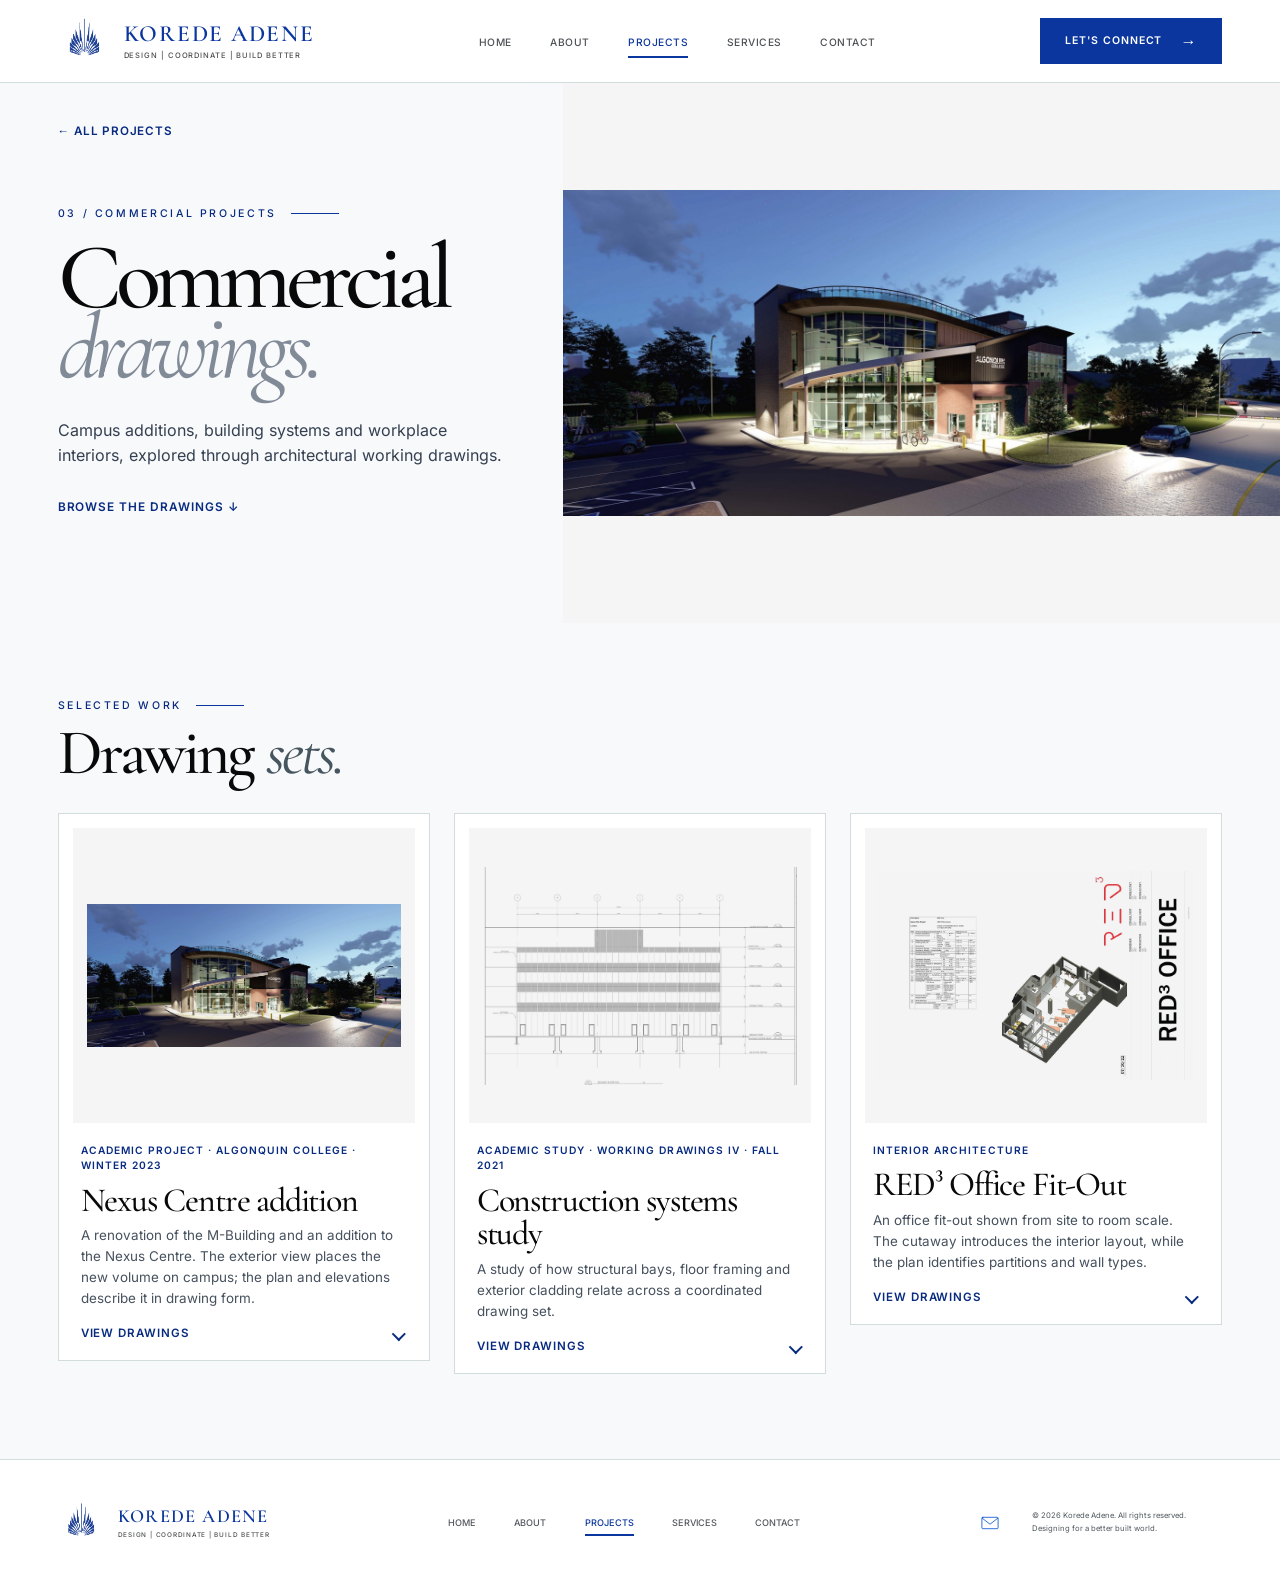
<file: commercial.html>
<!doctype html>
<html lang="en">
<head>
  <meta charset="utf-8">
  <meta name="viewport" content="width=device-width, initial-scale=1">
  <meta name="description" content="Commercial working drawings by Korede Adene: campus architecture, building systems and office interiors.">
  <title>Commercial Projects | Korede Adene</title>
  <link rel="stylesheet" href="styles.css">
  <link rel="stylesheet" href="residential.css">
  <script src="script.js" defer></script>
  <script src="residential.js" defer></script>
  <link rel="stylesheet" href="crownline.css">

  <link rel="icon" type="image/svg+xml" href="assets/favicon.svg">
  <link rel="icon" sizes="32x32" href="assets/icon-32.png">
  <link rel="icon" sizes="16x16" href="assets/icon-16.png">
  <link rel="apple-touch-icon" href="assets/icon-180.png">
  <link rel="canonical" href="https://korede1000.github.io/koredeadene.github.io/commercial.html">
  <meta property="og:type" content="website">
  <meta property="og:title" content="Commercial Projects | Korede Adene">
  <meta property="og:description" content="Commercial working drawings by Korede Adene: campus architecture, building systems and office interiors.">
  <meta property="og:url" content="https://korede1000.github.io/koredeadene.github.io/commercial.html">
  <meta property="og:image" content="https://korede1000.github.io/koredeadene.github.io/assets/social-preview.jpg">
  <meta property="og:image:alt" content="Korede Adene — Design | Coordinate | Build Better">
  <meta name="twitter:card" content="summary_large_image">
</head>
<body class="residential-page commercial-page">
  <a class="skip-link" href="#main-content">Skip to content</a>
  <header class="site-header" id="top">
    <div class="site-header__inner">
      <a class="brand" href="index.html" aria-label="Korede Adene — Design | Coordinate | Build Better — Home"><img class="brand__mark" src="assets/logo.png" alt="" width="54" height="54"><span class="brand__text"><span class="brand__name">KOREDE ADENE</span><span class="brand__tagline">DESIGN | COORDINATE | BUILD BETTER</span></span></a>
      <button class="nav-toggle" type="button" aria-expanded="false" aria-controls="primary-navigation" aria-label="Open navigation"><span></span><span></span></button>
      <nav class="site-nav" id="primary-navigation" aria-label="Primary navigation">
        <a class="site-nav__link" href="index.html">Home</a><a class="site-nav__link" href="about.html">About</a><a class="site-nav__link is-active" href="projects.html" aria-current="location">Projects</a><a class="site-nav__link" href="services.html">Services</a><a class="site-nav__link" href="contact.html">Contact</a>
      </nav>
      <a class="button button--primary header-cta" href="contact.html">Let's connect <span class="button__arrow" aria-hidden="true">→</span></a>
    </div>
  </header>
  <main id="main-content"><section class="res-hero"><div class="res-hero__copy"><a class="res-back" href="projects.html">← All projects</a><p class="eyebrow">03 / Commercial projects</p><h1>Commercial<br><em>drawings.</em></h1><p>Campus additions, building systems and workplace interiors, explored through architectural working drawings.</p><a class="res-text-link" href="#drawings">Browse the drawings ↓</a></div><div class="res-hero__image"><img src="assets/commercial/algonquin-at-dusk.jpg" alt="Rendering of the glass-fronted Algonquin College building at dusk" width="1536" height="698"></div></section><section id="drawings" class="res-section"><div class="res-section__heading"><div><p class="eyebrow">Selected work</p><h2>Drawing <em>sets.</em></h2></div></div><div class="res-grid res-grid--three"><details class="res-card"><summary class="res-card__summary"><span class="res-card__image"><img src="assets/commercial/algonquin-at-dusk.jpg" alt="Rendering of the glass-fronted Algonquin College building at dusk" width="1536" height="698"></span><span class="res-card__meta">Academic project · Algonquin College · Winter 2023</span><span class="res-card__title">Nexus Centre addition</span><span class="res-card__description">A renovation of the M-Building and an addition to the Nexus Centre. The exterior view places the new volume on campus; the plan and elevations describe it in drawing form.</span><span class="res-card__toggle"><span class="res-card__open">View drawings</span><span class="res-card__close">Hide drawings</span><span class="res-card__indicator"></span></span></summary><div class="res-gallery"><a class="res-gallery__item" href="assets/commercial/01.webp"><img loading="lazy" src="assets/commercial/01.webp" alt="" width="1650" height="1100"><span>Project overview and campus context</span></a><a class="res-gallery__item" href="assets/commercial/03.webp"><img loading="lazy" src="assets/commercial/03.webp" alt="" width="1419" height="985"><span>Floor plan</span></a><a class="res-gallery__item" href="assets/commercial/04.webp"><img loading="lazy" src="assets/commercial/04.webp" alt="" width="1419" height="985"><span>Exterior elevations</span></a><a class="res-gallery__item" href="assets/commercial/02.webp"><img loading="lazy" src="assets/commercial/02.webp" alt="" width="1419" height="985"><span>Drawing notes and schedules</span></a></div></details>
<details class="res-card"><summary class="res-card__summary"><span class="res-card__image"><img src="assets/commercial/08.webp" alt="Exterior elevation" width="1419" height="985"></span><span class="res-card__meta">Academic study · Working Drawings IV · Fall 2021</span><span class="res-card__title">Construction systems study</span><span class="res-card__description">A study of how structural bays, floor framing and exterior cladding relate across a coordinated drawing set.</span><span class="res-card__toggle"><span class="res-card__open">View drawings</span><span class="res-card__close">Hide drawings</span><span class="res-card__indicator"></span></span></summary><div class="res-gallery"><a class="res-gallery__item" href="assets/commercial/08.webp"><img loading="lazy" src="assets/commercial/08.webp" alt="" width="1419" height="985"><span>Exterior elevation</span></a><a class="res-gallery__item" href="assets/commercial/06.webp"><img loading="lazy" src="assets/commercial/06.webp" alt="" width="1419" height="985"><span>Structural framing grid</span></a><a class="res-gallery__item" href="assets/commercial/07.webp"><img loading="lazy" src="assets/commercial/07.webp" alt="" width="1419" height="985"><span>Structural floor plan</span></a></div></details>
<details class="res-card"><summary class="res-card__summary"><span class="res-card__image"><img src="assets/commercial/09.webp" alt="Office cutaway and drawing index" width="1650" height="1100"></span><span class="res-card__meta">Interior architecture</span><span class="res-card__title">RED³ Office Fit-Out</span><span class="res-card__description">An office fit-out shown from site to room scale. The cutaway introduces the interior layout, while the plan identifies partitions and wall types.</span><span class="res-card__toggle"><span class="res-card__open">View drawings</span><span class="res-card__close">Hide drawings</span><span class="res-card__indicator"></span></span></summary><div class="res-gallery"><a class="res-gallery__item" href="assets/commercial/09.webp"><img loading="lazy" src="assets/commercial/09.webp" alt="" width="1650" height="1100"><span>Office cutaway and drawing index</span></a><a class="res-gallery__item" href="assets/commercial/11.webp"><img loading="lazy" src="assets/commercial/11.webp" alt="" width="1213" height="985"><span>Site plan and context</span></a><a class="res-gallery__item" href="assets/commercial/12.webp"><img loading="lazy" src="assets/commercial/12.webp" alt="" width="1213" height="985"><span>Ground floor and wall types</span></a><a class="res-gallery__item" href="assets/commercial/10.webp"><img loading="lazy" src="assets/commercial/10.webp" alt="" width="1213" height="985"><span>Notes, symbols and drawing references</span></a></div></details>
</div></section></main><dialog class="res-viewer" aria-labelledby="res-viewer-caption">
    <form method="dialog"><button type="button" data-step="-1">Previous</button><button type="button" data-step="1">Next</button><button type="submit" autofocus>Close</button></form>
    <figure>
      <img alt="">
      <figcaption><span id="res-viewer-caption" aria-live="polite"></span> <a class="full-image">Open full size</a></figcaption>
    </figure>
  </dialog>
  <footer class="site-footer"><div class="site-footer__inner"><a class="brand brand--footer" href="index.html" aria-label="Korede Adene — Design | Coordinate | Build Better — Home"><img class="brand__mark" src="assets/logo.png" alt="" width="48" height="48"><span class="brand__text"><span class="brand__name">KOREDE ADENE</span><span class="brand__tagline">DESIGN | COORDINATE | BUILD BETTER</span></span></a><nav class="footer-nav" aria-label="Footer navigation"><a href="index.html">Home</a><a href="about.html">About</a><a class="is-active" href="projects.html" aria-current="location">Projects</a><a href="services.html">Services</a><a href="contact.html">Contact</a></nav><div class="site-footer__right"><a class="projects-footer-email" href="mailto:KoredeAdene@gmail.com" aria-label="Email Korede"><img src="assets/icons/icon-email.svg" width="24" height="24" alt=""></a><div class="site-footer__meta"><p>© 2026 Korede Adene. All rights reserved.</p><p>Designing for a better built world.</p></div></div></div></footer>
</body>
</html>
</file>
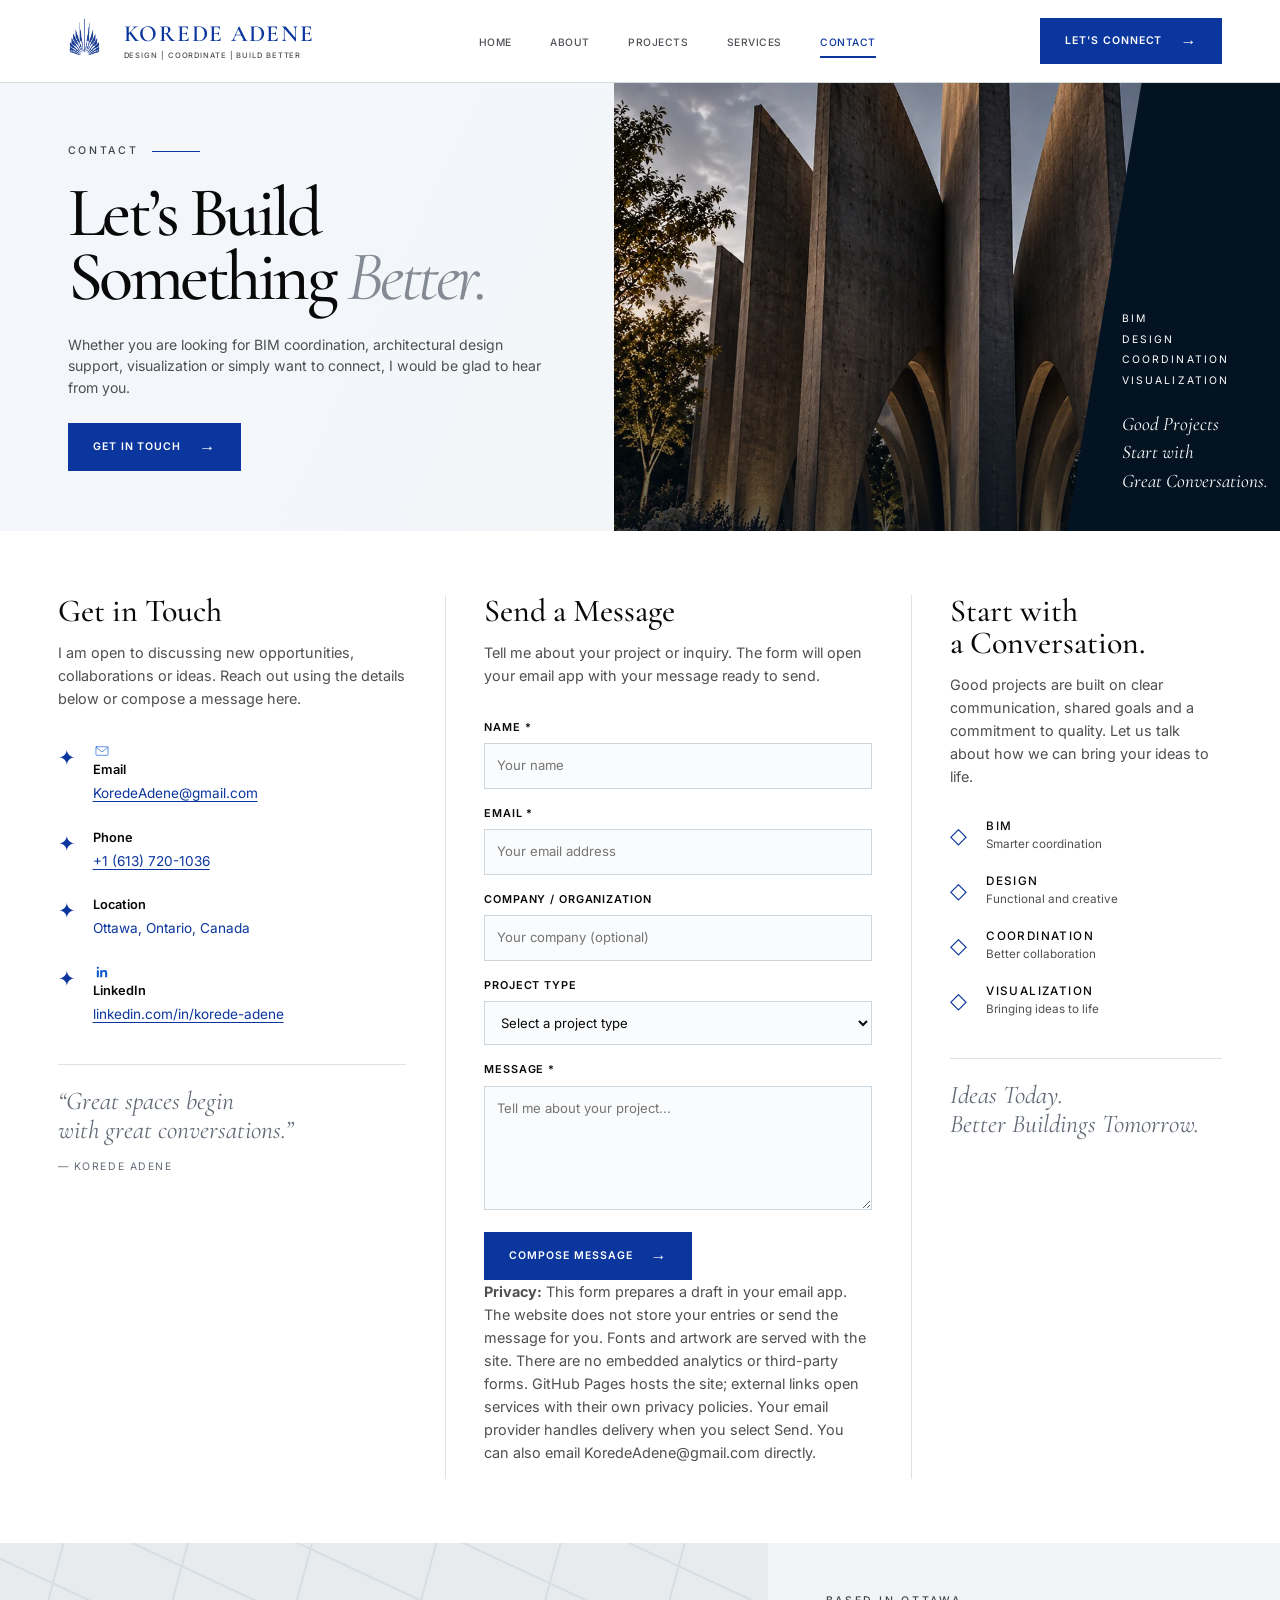
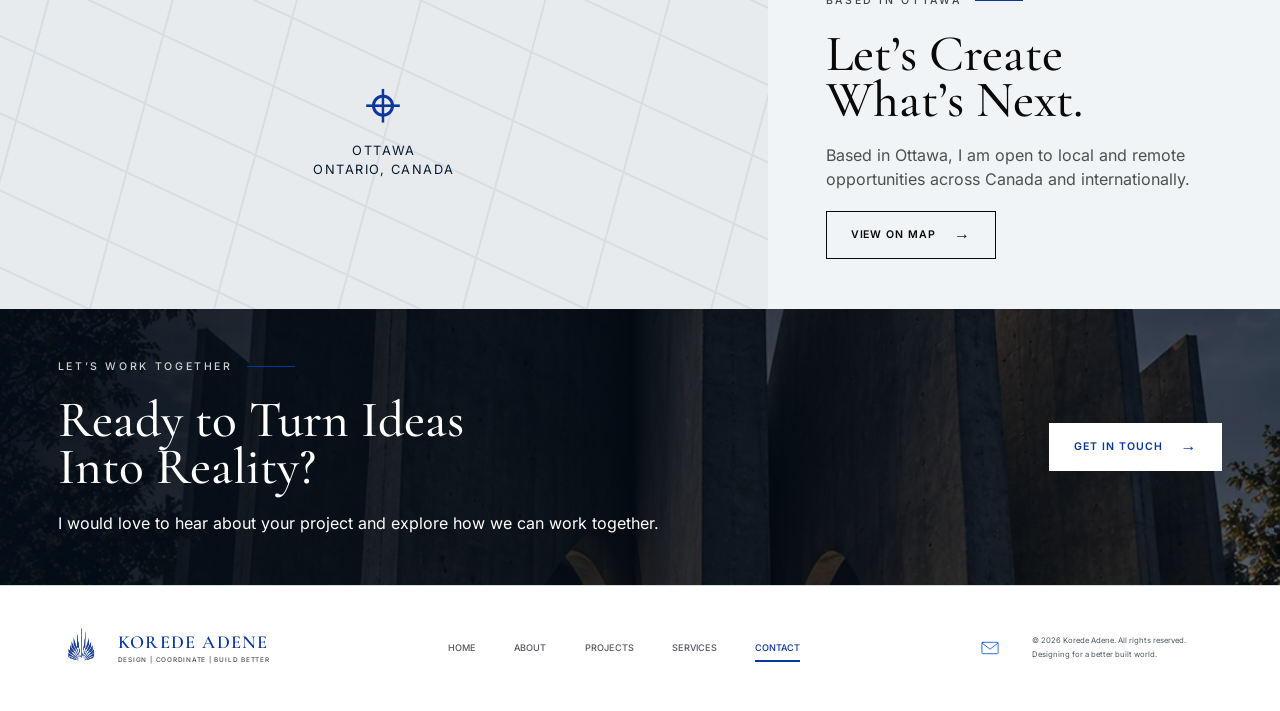
<file: contact.html>
<!DOCTYPE html>
<html lang="en">
<head>
  <meta charset="UTF-8">
  <meta name="viewport" content="width=device-width, initial-scale=1.0">
  <meta name="description" content="Contact Korede Adene for BIM coordination, architectural design, visualization and collaboration opportunities.">
  <title>Contact | Korede Adene</title>
  <link rel="stylesheet" href="styles.css">
  <script src="script.js" defer></script>
  <link rel="stylesheet" href="crownline.css">

  <link rel="icon" type="image/svg+xml" href="assets/favicon.svg">
  <link rel="icon" sizes="32x32" href="assets/icon-32.png">
  <link rel="icon" sizes="16x16" href="assets/icon-16.png">
  <link rel="apple-touch-icon" href="assets/icon-180.png">
  <link rel="canonical" href="https://korede1000.github.io/koredeadene.github.io/contact.html">
  <meta property="og:type" content="website">
  <meta property="og:title" content="Contact | Korede Adene">
  <meta property="og:description" content="Contact Korede Adene for BIM coordination, architectural design, visualization and collaboration opportunities.">
  <meta property="og:url" content="https://korede1000.github.io/koredeadene.github.io/contact.html">
  <meta property="og:image" content="https://korede1000.github.io/koredeadene.github.io/assets/social-preview.jpg">
  <meta property="og:image:alt" content="Korede Adene — Design | Coordinate | Build Better">
  <meta name="twitter:card" content="summary_large_image">
</head>
<body class="contact-layout">
  <a class="skip-link" href="#main-content">Skip to content</a>
  <header class="site-header" id="top">
    <div class="site-header__inner">
      <a class="brand" href="index.html" aria-label="Korede Adene — Design | Coordinate | Build Better — Home"><img class="brand__mark" src="assets/logo.png" alt="" width="54" height="54"><span class="brand__text"><span class="brand__name">KOREDE ADENE</span><span class="brand__tagline">DESIGN | COORDINATE | BUILD BETTER</span></span></a>
      <button class="nav-toggle" type="button" aria-expanded="false" aria-controls="primary-navigation" aria-label="Open navigation"><span></span><span></span></button>
      <nav class="site-nav" id="primary-navigation" aria-label="Primary navigation">
        <a class="site-nav__link" href="index.html">Home</a><a class="site-nav__link" href="about.html">About</a><a class="site-nav__link" href="projects.html">Projects</a><a class="site-nav__link" href="services.html">Services</a><a class="site-nav__link is-active" href="contact.html" aria-current="page">Contact</a>
      </nav>
      <a class="button button--primary header-cta" href="contact.html">Let's connect <span class="button__arrow" aria-hidden="true">→</span></a>
    </div>
  </header>
  <main id="main-content">
    <section class="contact-hero" aria-labelledby="contact-heading">
      <div class="contact-hero__content">
        <p class="eyebrow">Contact</p>
        <h1 id="contact-heading">Let’s Build<br>Something <em>Better.</em></h1>
        <p class="contact-hero__intro">Whether you are looking for BIM coordination, architectural design support, visualization or simply want to connect, I would be glad to hear from you.</p>
        <a class="button button--primary contact-hero__button" href="#message-form">Get in touch <span class="button__arrow" aria-hidden="true">→</span></a>
      </div>
      <div class="contact-hero__visual">
        <img src="assets/contact-monument.webp" alt="Sculptural concrete architecture at dusk" width="1086" height="1448" srcset="assets/contact-monument-720.webp 720w, assets/contact-monument.webp 1086w" sizes="(max-width: 900px) 100vw, 60vw">
        <div class="contact-hero__caption"><span>BIM</span><span>Design</span><span>Coordination</span><span>Visualization</span><p>Good Projects<br>Start with<br>Great Conversations.</p></div>
      </div>
    </section>

    <section class="contact-columns" aria-label="Contact details and message form">
      <div class="contact-column contact-column--details">
        <h2>Get in Touch</h2>
        <p>I am open to discussing new opportunities, collaborations or ideas. Reach out using the details below or compose a message here.</p>
        <dl class="contact-methods">
          <div><dt><img src="assets/icons/icon-email.svg" width="18" height="18" alt="" class="contact-method-icon">Email</dt><dd><a href="mailto:KoredeAdene@gmail.com">KoredeAdene@gmail.com</a></dd></div>
          <div><dt>Phone</dt><dd><a href="tel:+16137201036">+1 (613) 720-1036</a></dd></div>
          <div><dt>Location</dt><dd>Ottawa, Ontario, Canada</dd></div>
          <div><dt><img src="assets/icons/icon-linkedin.svg" width="18" height="18" alt="" class="contact-method-icon">LinkedIn</dt><dd><a href="https://www.linkedin.com/in/korede-adene/" rel="me">linkedin.com/in/korede-adene</a></dd></div>
        </dl>
        <blockquote>“Great spaces begin<br>with great conversations.”<cite>— Korede Adene</cite></blockquote>
      </div>
      <div class="contact-column contact-column--form">
        <h2>Send a Message</h2>
        <p>Tell me about your project or inquiry. The form will open your email app with your message ready to send.</p>
        <form id="message-form" action="mailto:KoredeAdene@gmail.com" method="get">
          <label for="contact-name">Name *</label><input id="contact-name" name="name" autocomplete="name" required placeholder="Your name">
          <label for="contact-email">Email *</label><input id="contact-email" name="email" type="email" autocomplete="email" required placeholder="Your email address">
          <label for="contact-company">Company / Organization</label><input id="contact-company" name="company" autocomplete="organization" placeholder="Your company (optional)">
          <label for="contact-type">Project type</label><select id="contact-type" name="type"><option value="">Select a project type</option><option>BIM coordination</option><option>Architectural design</option><option>Visualization</option><option>Other inquiry</option></select>
          <label for="contact-message">Message *</label><textarea id="contact-message" name="message" required rows="5" placeholder="Tell me about your project..."></textarea>
          <button class="button button--primary" type="submit">Compose message <span class="button__arrow" aria-hidden="true">→</span></button>
        </form><p id="privacy"><strong>Privacy:</strong> This form prepares a draft in your email app. The website does not store your entries or send the message for you. Fonts and artwork are served with the site. There are no embedded analytics or third-party forms. GitHub Pages hosts the site; external links open services with their own privacy policies. Your email provider handles delivery when you select Send. You can also email <a href="mailto:KoredeAdene@gmail.com">KoredeAdene@gmail.com</a> directly.</p>
      </div>
      <aside class="contact-column contact-column--aside">
        <h2>Start with<br>a Conversation.</h2>
        <p>Good projects are built on clear communication, shared goals and a commitment to quality. Let us talk about how we can bring your ideas to life.</p>
        <ul><li><strong>BIM</strong><span>Smarter coordination</span></li><li><strong>Design</strong><span>Functional and creative</span></li><li><strong>Coordination</strong><span>Better collaboration</span></li><li><strong>Visualization</strong><span>Bringing ideas to life</span></li></ul>
        <blockquote>Ideas Today.<br>Better Buildings Tomorrow.</blockquote>
      </aside>
    </section>

    <section class="contact-location" aria-labelledby="location-heading">
      <div class="contact-location__graphic" aria-hidden="true"><span class="contact-location__pin">⌖</span><span>OTTAWA<br>ONTARIO, CANADA</span></div>
      <div class="contact-location__copy"><p class="eyebrow">Based in Ottawa</p><h2 id="location-heading">Let’s Create<br>What’s Next.</h2><p>Based in Ottawa, I am open to local and remote opportunities across Canada and internationally.</p><a class="button button--outline" href="https://www.openstreetmap.org/search?query=Ottawa%2C%20Ontario%2C%20Canada">View on map <span class="button__arrow" aria-hidden="true">→</span></a></div>
    </section>

    <section class="contact-finale" aria-labelledby="finale-heading"><div><p class="eyebrow eyebrow--light">Let’s work together</p><h2 id="finale-heading">Ready to Turn Ideas<br>Into Reality?</h2><p>I would love to hear about your project and explore how we can work together.</p></div><a class="button button--light" href="mailto:KoredeAdene@gmail.com">Get in touch <span class="button__arrow" aria-hidden="true">→</span></a></section>
  </main>
  <footer class="site-footer"><div class="site-footer__inner"><a class="brand brand--footer" href="index.html" aria-label="Korede Adene — Design | Coordinate | Build Better — Home"><img class="brand__mark" src="assets/logo.png" alt="" width="48" height="48"><span class="brand__text"><span class="brand__name">KOREDE ADENE</span><span class="brand__tagline">DESIGN | COORDINATE | BUILD BETTER</span></span></a><nav class="footer-nav" aria-label="Footer navigation"><a href="index.html">Home</a><a href="about.html">About</a><a href="projects.html">Projects</a><a href="services.html">Services</a><a class="is-active" href="contact.html" aria-current="page">Contact</a></nav><div class="site-footer__right"><a class="projects-footer-email" href="mailto:KoredeAdene@gmail.com" aria-label="Email Korede"><img src="assets/icons/icon-email.svg" width="24" height="24" alt=""></a><div class="site-footer__meta"><p>© 2026 Korede Adene. All rights reserved.</p><p>Designing for a better built world.</p></div></div></div></footer>
</body>
</html>
</file>
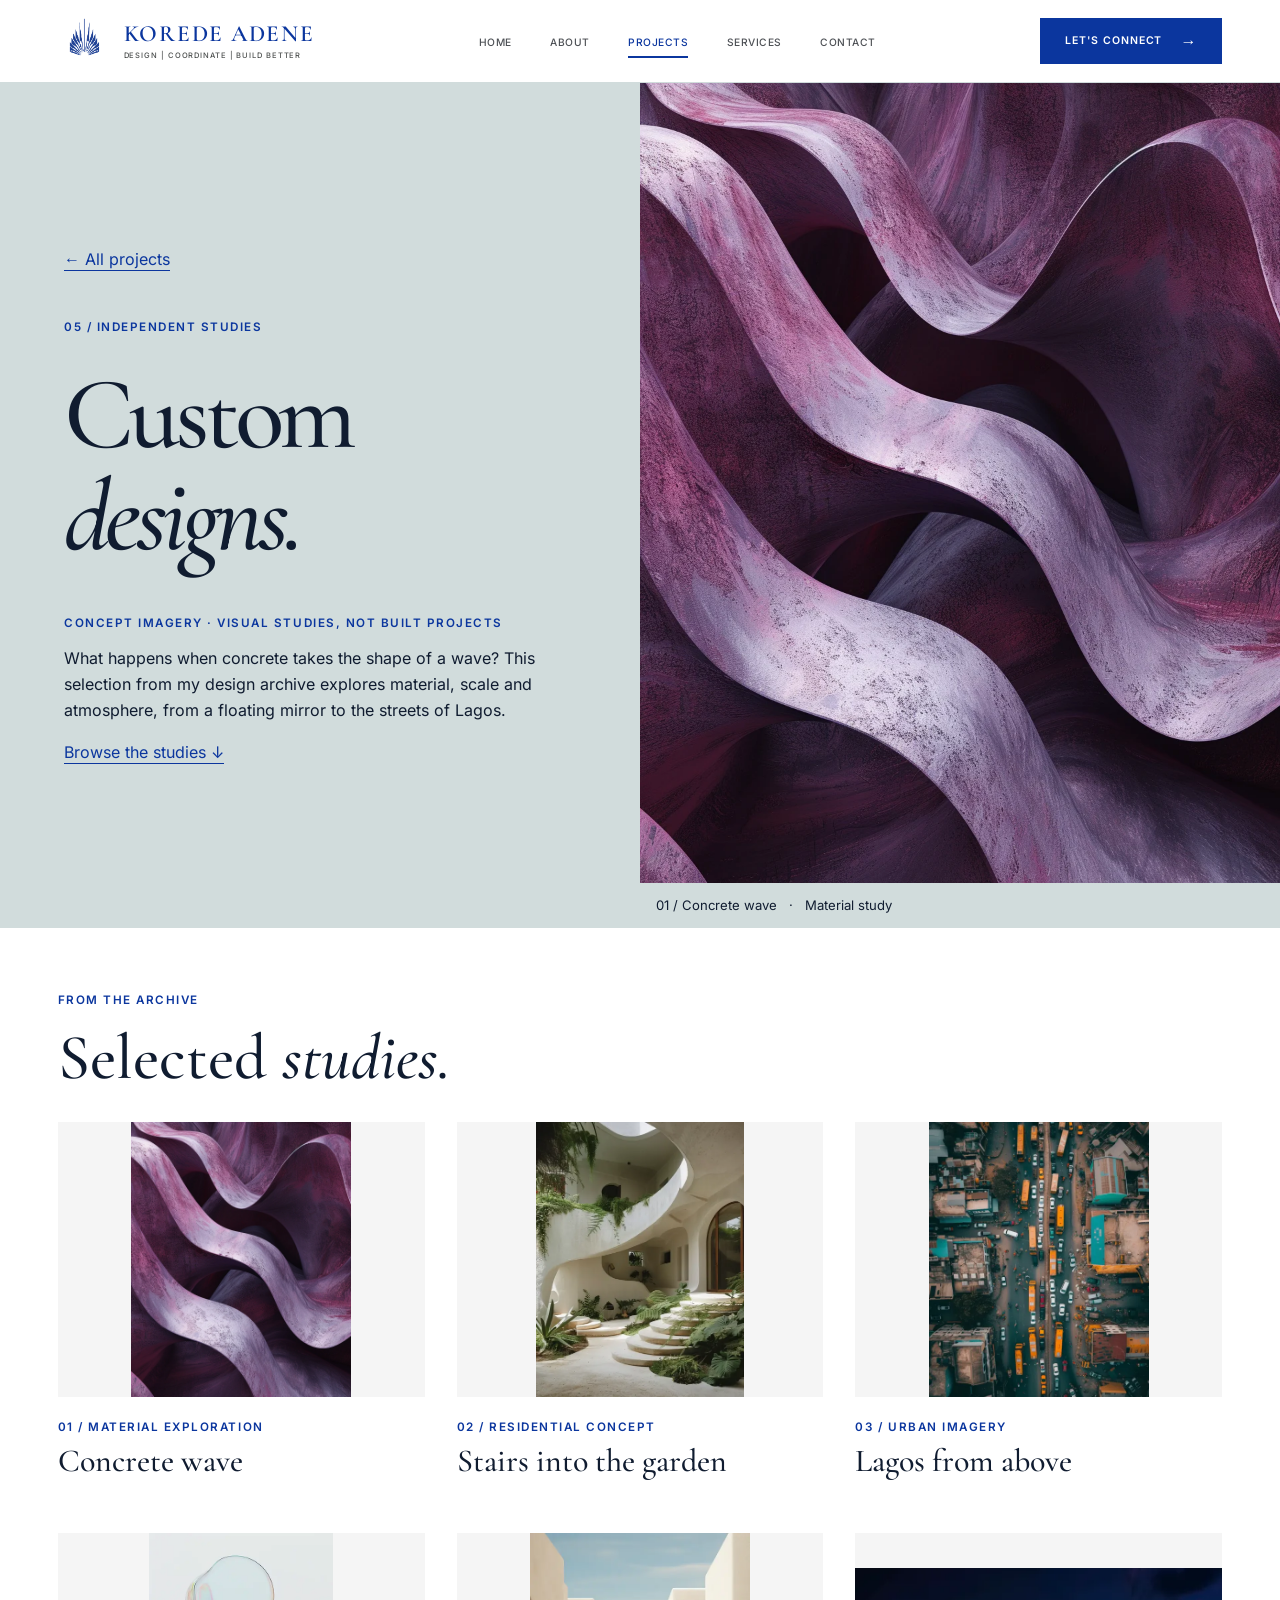
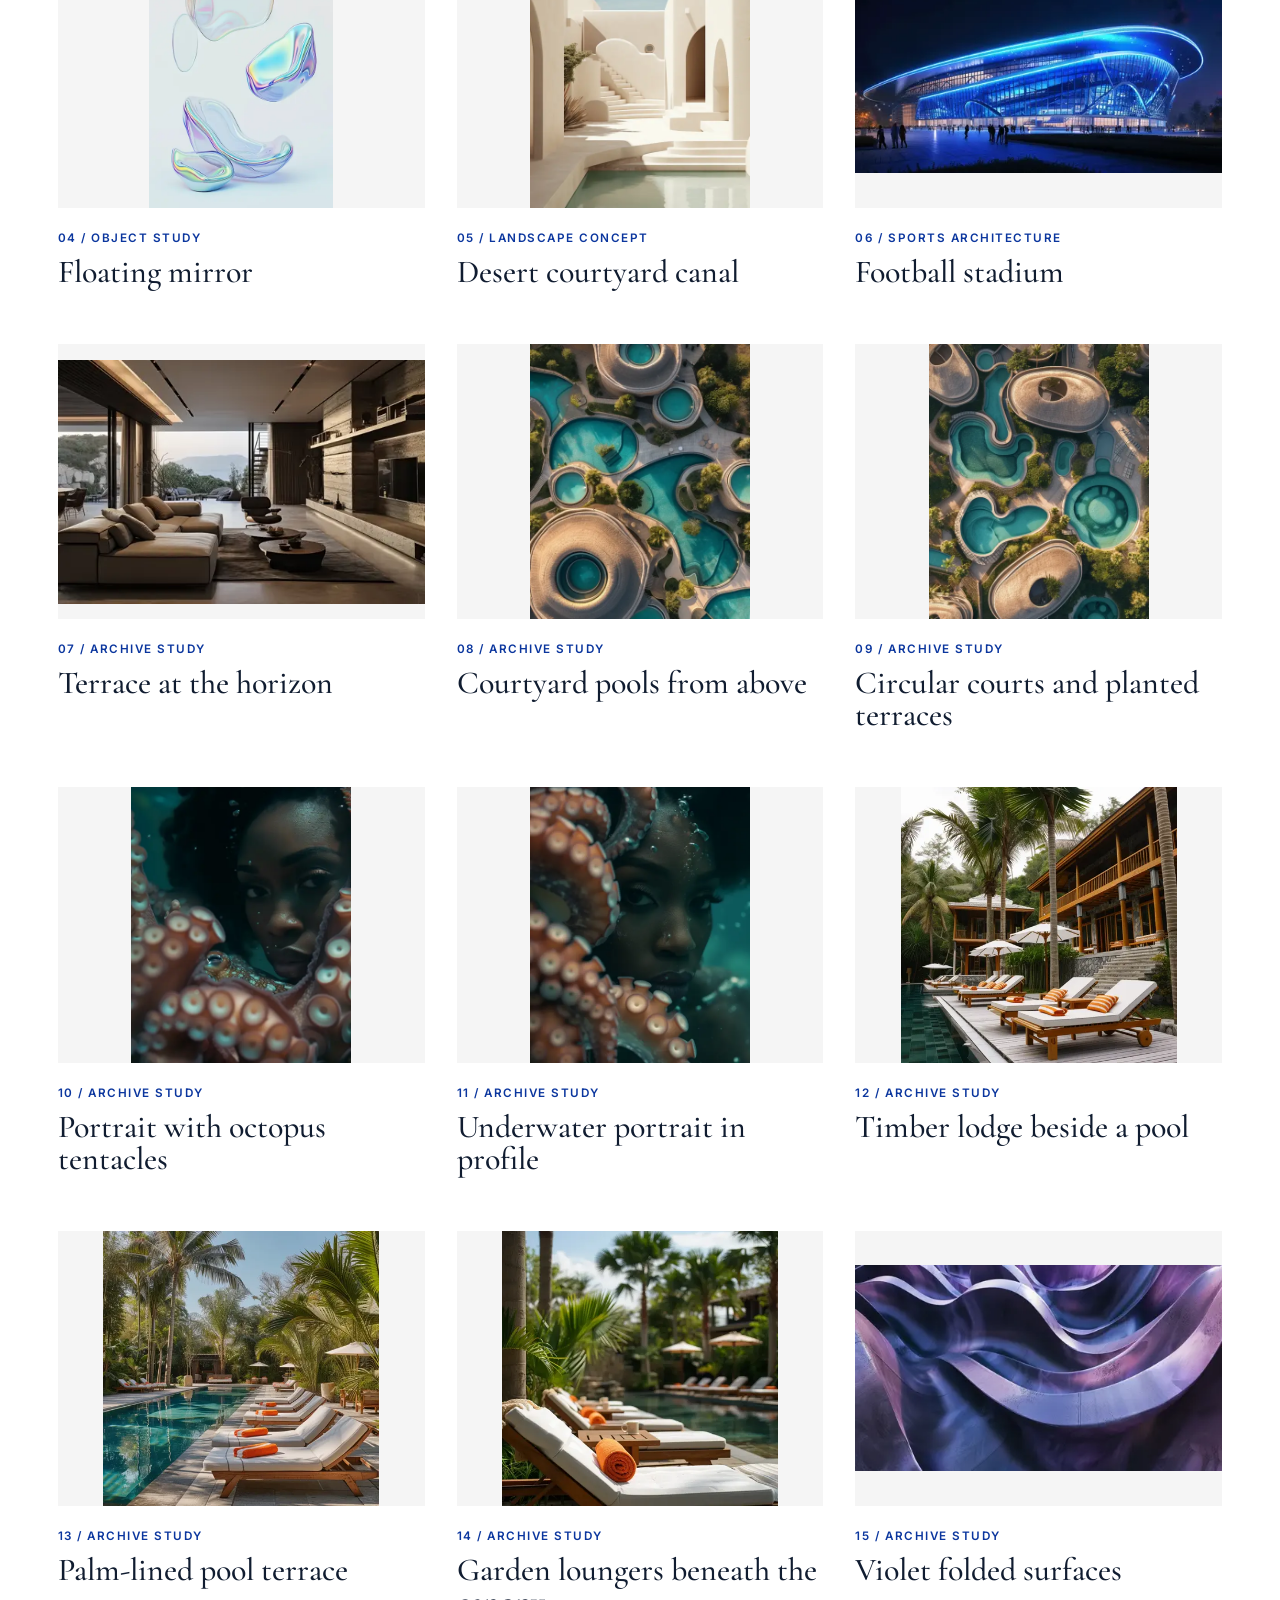
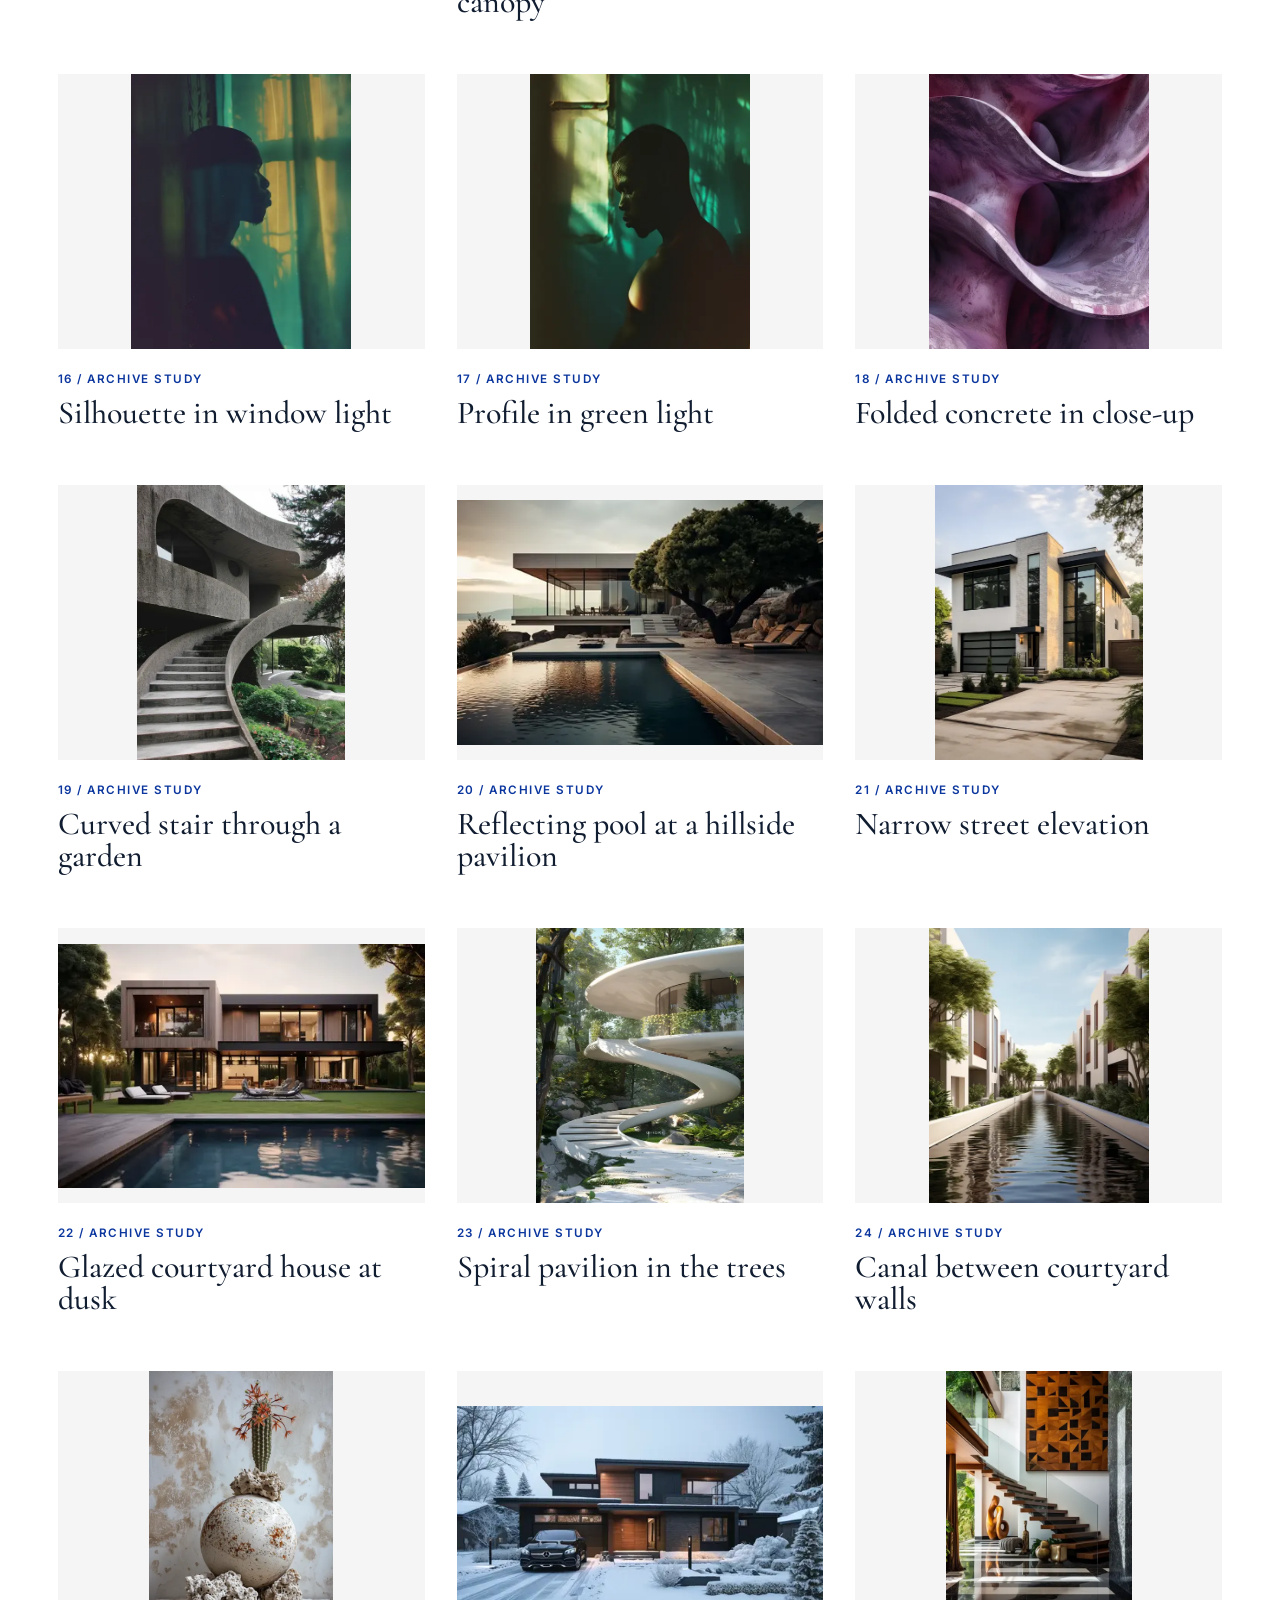
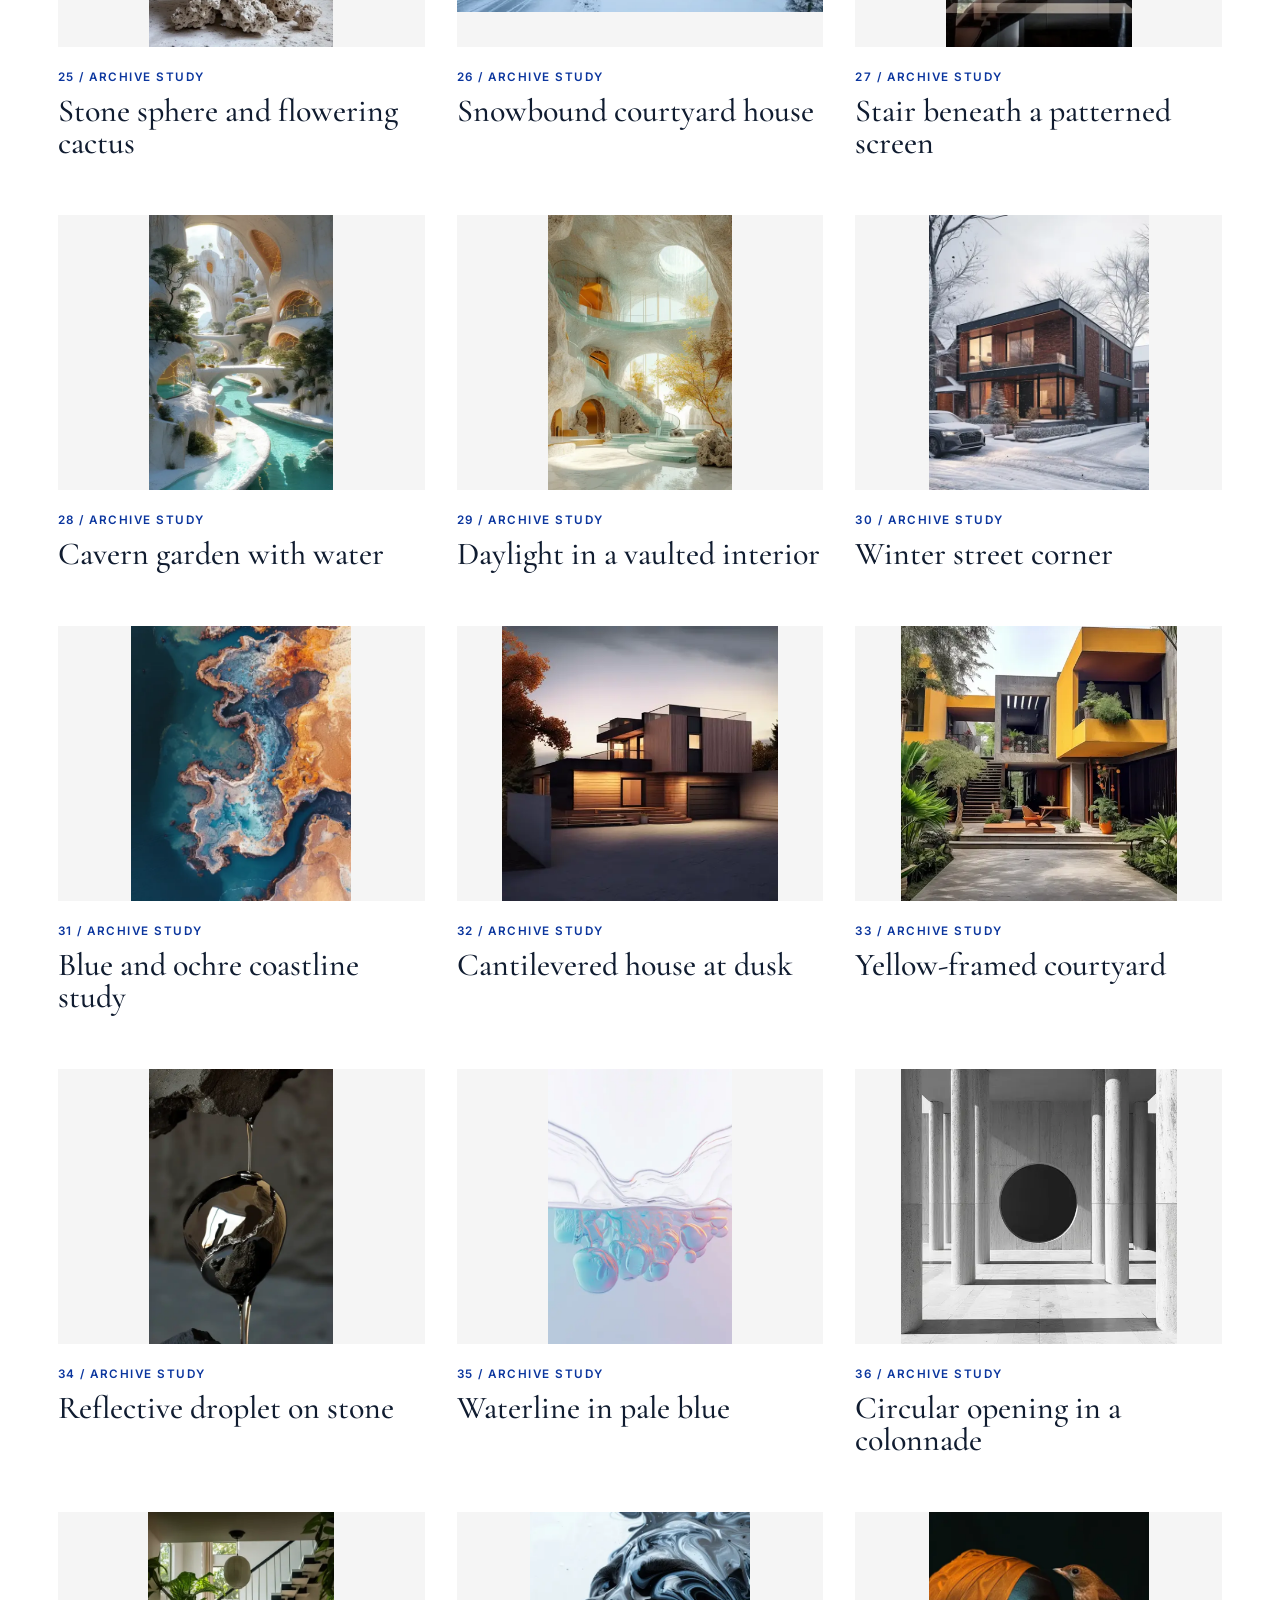
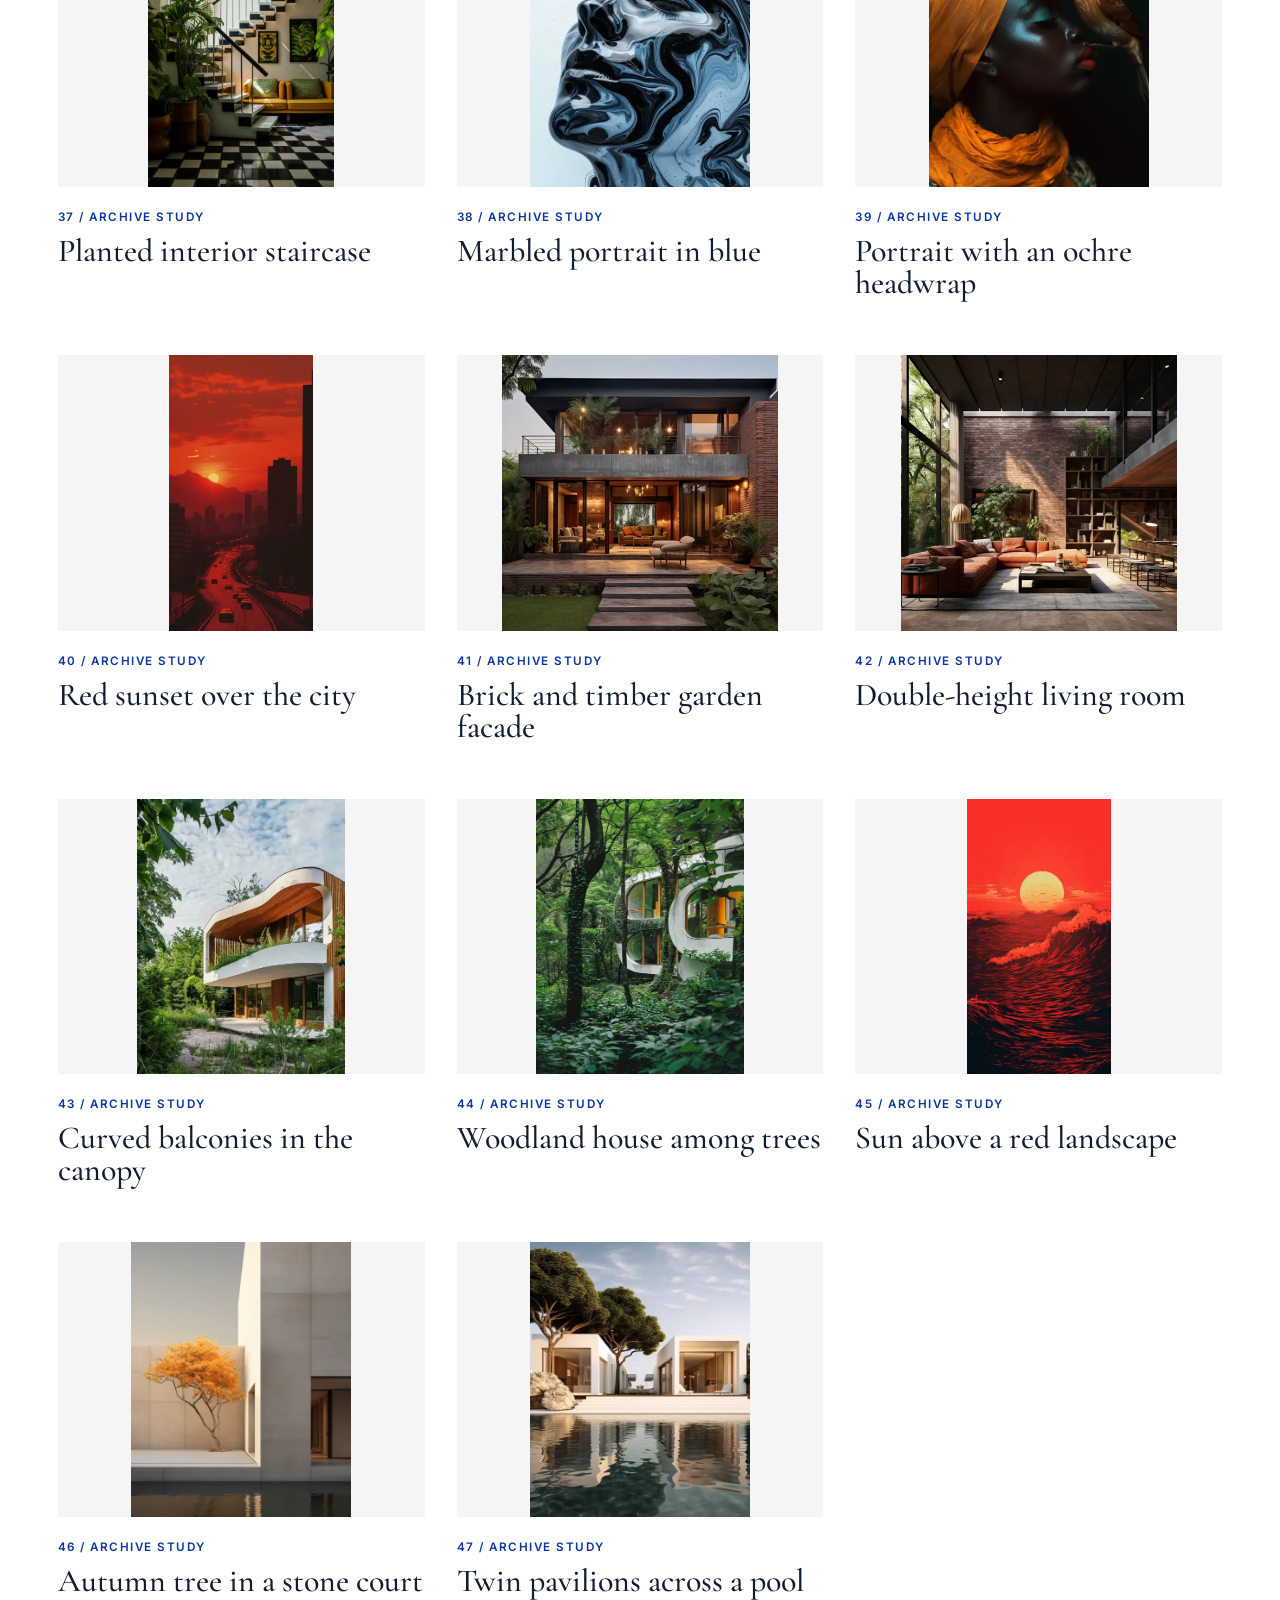
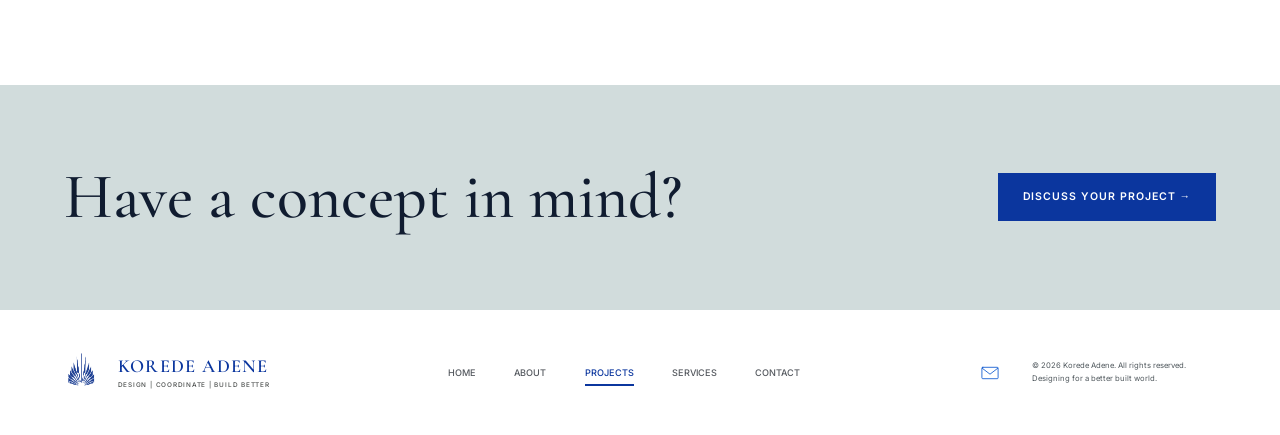
<file: custom-designs.html>
<!doctype html>
<html lang="en">
<head>
  <meta charset="utf-8">
  <meta name="viewport" content="width=device-width, initial-scale=1">
  <meta name="description" content="Korede Adene’s concept artwork exploring architecture, materials and city life.">
  <title>Custom Designs | Korede Adene</title>
  <link rel="stylesheet" href="styles.css">
  <link rel="stylesheet" href="custom.css">
  <script src="script.js" defer></script>
  <link rel="stylesheet" href="crownline.css">

  <link rel="icon" type="image/svg+xml" href="assets/favicon.svg">
  <link rel="icon" sizes="32x32" href="assets/icon-32.png">
  <link rel="icon" sizes="16x16" href="assets/icon-16.png">
  <link rel="apple-touch-icon" href="assets/icon-180.png">
  <link rel="canonical" href="https://korede1000.github.io/koredeadene.github.io/custom-designs.html">
  <meta property="og:type" content="website">
  <meta property="og:title" content="Custom Designs | Korede Adene">
  <meta property="og:description" content="Korede Adene’s concept artwork exploring architecture, materials and city life.">
  <meta property="og:url" content="https://korede1000.github.io/koredeadene.github.io/custom-designs.html">
  <meta property="og:image" content="https://korede1000.github.io/koredeadene.github.io/assets/social-preview.jpg">
  <meta property="og:image:alt" content="Korede Adene — Design | Coordinate | Build Better">
  <meta name="twitter:card" content="summary_large_image">
<script src="residential.js" defer></script></head>
<body class="bim-page">
  <a class="skip-link" href="#main-content">Skip to content</a>
  <header class="site-header" id="top">
    <div class="site-header__inner">
      <a class="brand" href="index.html" aria-label="Korede Adene — Design | Coordinate | Build Better — Home"><img class="brand__mark" src="assets/logo.png" alt="" width="54" height="54"><span class="brand__text"><span class="brand__name">KOREDE ADENE</span><span class="brand__tagline">DESIGN | COORDINATE | BUILD BETTER</span></span></a>
      <button class="nav-toggle" type="button" aria-expanded="false" aria-controls="primary-navigation" aria-label="Open navigation"><span></span><span></span></button>
      <nav class="site-nav" id="primary-navigation" aria-label="Primary navigation">
        <a class="site-nav__link" href="index.html">Home</a><a class="site-nav__link" href="about.html">About</a><a class="site-nav__link is-active" href="projects.html" aria-current="location">Projects</a><a class="site-nav__link" href="services.html">Services</a><a class="site-nav__link" href="contact.html">Contact</a>
      </nav>
      <a class="button button--primary header-cta" href="contact.html">Let's connect <span class="button__arrow" aria-hidden="true">→</span></a>
    </div>
  </header>
<main id="main-content" class="designs"><header class="design-intro"><div><a href="projects.html">← All projects</a><p class="label">05 / Independent studies</p><h1>Custom <em>designs.</em></h1><p class="label">Concept imagery · visual studies, not built projects</p><p>What happens when concrete takes the shape of a wave? This selection from my design archive explores material, scale and atmosphere, from a floating mirror to the streets of Lagos.</p><a href="#studies">Browse the studies ↓</a></div><figure><img src="assets/custom/concrete.webp" alt="Abstract concrete wave study" width="960" height="1200"><figcaption>01 / Concrete wave &nbsp; · &nbsp; Material study</figcaption></figure></header><section id="studies"><p class="label">From the archive</p><h2>Selected <em>studies.</em></h2><div class="design-grid"><figure><a href="assets/custom/concrete.webp" aria-label="View full image: Concrete wave"><img loading="lazy" src="assets/custom/thumb/concrete.webp" srcset="assets/custom/thumb/concrete.webp 480w, assets/custom/concrete.webp 960w" sizes="(max-width:520px) 88vw, (max-width:800px) 43vw, 28vw" alt="Concrete wave" width="960" height="1200"></a><figcaption><small>01 / Material exploration</small><h3>Concrete wave</h3></figcaption></figure><figure><a href="assets/custom/garden.webp" aria-label="View full image: Stairs into the garden"><img loading="lazy" src="assets/custom/thumb/garden.webp" srcset="assets/custom/thumb/garden.webp 480w, assets/custom/garden.webp 928w" sizes="(max-width:520px) 88vw, (max-width:800px) 43vw, 28vw" alt="Stairs into the garden" width="928" height="1232"></a><figcaption><small>02 / Residential concept</small><h3>Stairs into the garden</h3></figcaption></figure><figure><a href="assets/custom/lagos.webp" aria-label="View full image: Lagos from above"><img loading="lazy" src="assets/custom/thumb/lagos.webp" srcset="assets/custom/thumb/lagos.webp 480w, assets/custom/lagos.webp 960w" sizes="(max-width:520px) 88vw, (max-width:800px) 43vw, 28vw" alt="Lagos from above" width="960" height="1200"></a><figcaption><small>03 / Urban imagery</small><h3>Lagos from above</h3></figcaption></figure><figure><a href="assets/custom/mirror.webp" aria-label="View full image: Floating mirror"><img loading="lazy" src="assets/custom/thumb/mirror.webp" srcset="assets/custom/thumb/mirror.webp 480w, assets/custom/mirror.webp 896w" sizes="(max-width:520px) 88vw, (max-width:800px) 43vw, 28vw" alt="Floating mirror" width="896" height="1344"></a><figcaption><small>04 / Object study</small><h3>Floating mirror</h3></figcaption></figure><figure><a href="assets/custom/canal.webp" aria-label="View full image: Desert courtyard canal"><img loading="lazy" src="assets/custom/thumb/canal.webp" srcset="assets/custom/thumb/canal.webp 480w, assets/custom/canal.webp 960w" sizes="(max-width:520px) 88vw, (max-width:800px) 43vw, 28vw" alt="Desert courtyard canal" width="960" height="1200"></a><figcaption><small>05 / Landscape concept</small><h3>Desert courtyard canal</h3></figcaption></figure><figure><a href="assets/custom/stadium.webp" aria-label="View full image: Football stadium"><img loading="lazy" src="assets/custom/thumb/stadium.webp" srcset="assets/custom/thumb/stadium.webp 480w, assets/custom/stadium.webp 1400w" sizes="(max-width:520px) 88vw, (max-width:800px) 43vw, 28vw" alt="Football stadium" width="1400" height="785"></a><figcaption><small>06 / Sports architecture</small><h3>Football stadium</h3></figcaption></figure><figure><a href="assets/custom/study-07.webp"><img loading="lazy" src="assets/custom/thumb/study-07.webp" srcset="assets/custom/thumb/study-07.webp 480w, assets/custom/study-07.webp 1100w" sizes="(max-width:520px) 88vw, (max-width:800px) 43vw, 28vw" alt="Terrace at the horizon" width="1100" height="733"></a><figcaption><small>07 / Archive study</small><h3>Terrace at the horizon</h3></figcaption></figure><figure><a href="assets/custom/study-08.webp"><img loading="lazy" src="assets/custom/thumb/study-08.webp" srcset="assets/custom/thumb/study-08.webp 480w, assets/custom/study-08.webp 880w" sizes="(max-width:520px) 88vw, (max-width:800px) 43vw, 28vw" alt="Courtyard pools from above" width="880" height="1100"></a><figcaption><small>08 / Archive study</small><h3>Courtyard pools from above</h3></figcaption></figure><figure><a href="assets/custom/study-09.webp"><img loading="lazy" src="assets/custom/thumb/study-09.webp" srcset="assets/custom/thumb/study-09.webp 480w, assets/custom/study-09.webp 880w" sizes="(max-width:520px) 88vw, (max-width:800px) 43vw, 28vw" alt="Circular courts and planted terraces" width="880" height="1100"></a><figcaption><small>09 / Archive study</small><h3>Circular courts and planted terraces</h3></figcaption></figure><figure><a href="assets/custom/study-10.webp"><img loading="lazy" src="assets/custom/thumb/study-10.webp" srcset="assets/custom/thumb/study-10.webp 480w, assets/custom/study-10.webp 880w" sizes="(max-width:520px) 88vw, (max-width:800px) 43vw, 28vw" alt="Portrait with octopus tentacles" width="880" height="1100"></a><figcaption><small>10 / Archive study</small><h3>Portrait with octopus tentacles</h3></figcaption></figure><figure><a href="assets/custom/study-11.webp"><img loading="lazy" src="assets/custom/thumb/study-11.webp" srcset="assets/custom/thumb/study-11.webp 480w, assets/custom/study-11.webp 880w" sizes="(max-width:520px) 88vw, (max-width:800px) 43vw, 28vw" alt="Underwater portrait in profile" width="880" height="1100"></a><figcaption><small>11 / Archive study</small><h3>Underwater portrait in profile</h3></figcaption></figure><figure><a href="assets/custom/study-12.webp"><img loading="lazy" src="assets/custom/thumb/study-12.webp" srcset="assets/custom/thumb/study-12.webp 480w, assets/custom/study-12.webp 1024w" sizes="(max-width:520px) 88vw, (max-width:800px) 43vw, 28vw" alt="Timber lodge beside a pool" width="1024" height="1024"></a><figcaption><small>12 / Archive study</small><h3>Timber lodge beside a pool</h3></figcaption></figure><figure><a href="assets/custom/study-13.webp"><img loading="lazy" src="assets/custom/thumb/study-13.webp" srcset="assets/custom/thumb/study-13.webp 480w, assets/custom/study-13.webp 1024w" sizes="(max-width:520px) 88vw, (max-width:800px) 43vw, 28vw" alt="Palm-lined pool terrace" width="1024" height="1024"></a><figcaption><small>13 / Archive study</small><h3>Palm-lined pool terrace</h3></figcaption></figure><figure><a href="assets/custom/study-14.webp"><img loading="lazy" src="assets/custom/thumb/study-14.webp" srcset="assets/custom/thumb/study-14.webp 480w, assets/custom/study-14.webp 1024w" sizes="(max-width:520px) 88vw, (max-width:800px) 43vw, 28vw" alt="Garden loungers beneath the canopy" width="1024" height="1024"></a><figcaption><small>14 / Archive study</small><h3>Garden loungers beneath the canopy</h3></figcaption></figure><figure><a href="assets/custom/study-15.webp"><img loading="lazy" src="assets/custom/thumb/study-15.webp" srcset="assets/custom/thumb/study-15.webp 480w, assets/custom/study-15.webp 1100w" sizes="(max-width:520px) 88vw, (max-width:800px) 43vw, 28vw" alt="Violet folded surfaces" width="1100" height="616"></a><figcaption><small>15 / Archive study</small><h3>Violet folded surfaces</h3></figcaption></figure><figure><a href="assets/custom/study-16.webp"><img loading="lazy" src="assets/custom/thumb/study-16.webp" srcset="assets/custom/thumb/study-16.webp 480w, assets/custom/study-16.webp 880w" sizes="(max-width:520px) 88vw, (max-width:800px) 43vw, 28vw" alt="Silhouette in window light" width="880" height="1100"></a><figcaption><small>16 / Archive study</small><h3>Silhouette in window light</h3></figcaption></figure><figure><a href="assets/custom/study-17.webp"><img loading="lazy" src="assets/custom/thumb/study-17.webp" srcset="assets/custom/thumb/study-17.webp 480w, assets/custom/study-17.webp 880w" sizes="(max-width:520px) 88vw, (max-width:800px) 43vw, 28vw" alt="Profile in green light" width="880" height="1100"></a><figcaption><small>17 / Archive study</small><h3>Profile in green light</h3></figcaption></figure><figure><a href="assets/custom/study-18.webp"><img loading="lazy" src="assets/custom/thumb/study-18.webp" srcset="assets/custom/thumb/study-18.webp 480w, assets/custom/study-18.webp 880w" sizes="(max-width:520px) 88vw, (max-width:800px) 43vw, 28vw" alt="Folded concrete in close-up" width="880" height="1100"></a><figcaption><small>18 / Archive study</small><h3>Folded concrete in close-up</h3></figcaption></figure><figure><a href="assets/custom/study-19.webp"><img loading="lazy" src="assets/custom/thumb/study-19.webp" srcset="assets/custom/thumb/study-19.webp 480w, assets/custom/study-19.webp 829w" sizes="(max-width:520px) 88vw, (max-width:800px) 43vw, 28vw" alt="Curved stair through a garden" width="829" height="1100"></a><figcaption><small>19 / Archive study</small><h3>Curved stair through a garden</h3></figcaption></figure><figure><a href="assets/custom/study-20.webp"><img loading="lazy" src="assets/custom/thumb/study-20.webp" srcset="assets/custom/thumb/study-20.webp 480w, assets/custom/study-20.webp 1100w" sizes="(max-width:520px) 88vw, (max-width:800px) 43vw, 28vw" alt="Reflecting pool at a hillside pavilion" width="1100" height="733"></a><figcaption><small>20 / Archive study</small><h3>Reflecting pool at a hillside pavilion</h3></figcaption></figure><figure><a href="assets/custom/study-21.webp"><img loading="lazy" src="assets/custom/thumb/study-21.webp" srcset="assets/custom/thumb/study-21.webp 480w, assets/custom/study-21.webp 829w" sizes="(max-width:520px) 88vw, (max-width:800px) 43vw, 28vw" alt="Narrow street elevation" width="829" height="1100"></a><figcaption><small>21 / Archive study</small><h3>Narrow street elevation</h3></figcaption></figure><figure><a href="assets/custom/study-22.webp"><img loading="lazy" src="assets/custom/thumb/study-22.webp" srcset="assets/custom/thumb/study-22.webp 480w, assets/custom/study-22.webp 1100w" sizes="(max-width:520px) 88vw, (max-width:800px) 43vw, 28vw" alt="Glazed courtyard house at dusk" width="1100" height="733"></a><figcaption><small>22 / Archive study</small><h3>Glazed courtyard house at dusk</h3></figcaption></figure><figure><a href="assets/custom/study-23.webp"><img loading="lazy" src="assets/custom/thumb/study-23.webp" srcset="assets/custom/thumb/study-23.webp 480w, assets/custom/study-23.webp 829w" sizes="(max-width:520px) 88vw, (max-width:800px) 43vw, 28vw" alt="Spiral pavilion in the trees" width="829" height="1100"></a><figcaption><small>23 / Archive study</small><h3>Spiral pavilion in the trees</h3></figcaption></figure><figure><a href="assets/custom/study-24.webp"><img loading="lazy" src="assets/custom/thumb/study-24.webp" srcset="assets/custom/thumb/study-24.webp 480w, assets/custom/study-24.webp 880w" sizes="(max-width:520px) 88vw, (max-width:800px) 43vw, 28vw" alt="Canal between courtyard walls" width="880" height="1100"></a><figcaption><small>24 / Archive study</small><h3>Canal between courtyard walls</h3></figcaption></figure><figure><a href="assets/custom/study-25.webp"><img loading="lazy" src="assets/custom/thumb/study-25.webp" srcset="assets/custom/thumb/study-25.webp 480w, assets/custom/study-25.webp 733w" sizes="(max-width:520px) 88vw, (max-width:800px) 43vw, 28vw" alt="Stone sphere and flowering cactus" width="733" height="1100"></a><figcaption><small>25 / Archive study</small><h3>Stone sphere and flowering cactus</h3></figcaption></figure><figure><a href="assets/custom/study-26.webp"><img loading="lazy" src="assets/custom/thumb/study-26.webp" srcset="assets/custom/thumb/study-26.webp 480w, assets/custom/study-26.webp 1100w" sizes="(max-width:520px) 88vw, (max-width:800px) 43vw, 28vw" alt="Snowbound courtyard house" width="1100" height="616"></a><figcaption><small>26 / Archive study</small><h3>Snowbound courtyard house</h3></figcaption></figure><figure><a href="assets/custom/study-27.webp"><img loading="lazy" src="assets/custom/thumb/study-27.webp" srcset="assets/custom/thumb/study-27.webp 480w, assets/custom/study-27.webp 742w" sizes="(max-width:520px) 88vw, (max-width:800px) 43vw, 28vw" alt="Stair beneath a patterned screen" width="742" height="1100"></a><figcaption><small>27 / Archive study</small><h3>Stair beneath a patterned screen</h3></figcaption></figure><figure><a href="assets/custom/study-28.webp"><img loading="lazy" src="assets/custom/thumb/study-28.webp" srcset="assets/custom/thumb/study-28.webp 480w, assets/custom/study-28.webp 733w" sizes="(max-width:520px) 88vw, (max-width:800px) 43vw, 28vw" alt="Cavern garden with water" width="733" height="1100"></a><figcaption><small>28 / Archive study</small><h3>Cavern garden with water</h3></figcaption></figure><figure><a href="assets/custom/study-29.webp"><img loading="lazy" src="assets/custom/thumb/study-29.webp" srcset="assets/custom/thumb/study-29.webp 480w, assets/custom/study-29.webp 733w" sizes="(max-width:520px) 88vw, (max-width:800px) 43vw, 28vw" alt="Daylight in a vaulted interior" width="733" height="1100"></a><figcaption><small>29 / Archive study</small><h3>Daylight in a vaulted interior</h3></figcaption></figure><figure><a href="assets/custom/study-30.webp"><img loading="lazy" src="assets/custom/thumb/study-30.webp" srcset="assets/custom/thumb/study-30.webp 480w, assets/custom/study-30.webp 880w" sizes="(max-width:520px) 88vw, (max-width:800px) 43vw, 28vw" alt="Winter street corner" width="880" height="1100"></a><figcaption><small>30 / Archive study</small><h3>Winter street corner</h3></figcaption></figure><figure><a href="assets/custom/study-31.webp"><img loading="lazy" src="assets/custom/thumb/study-31.webp" srcset="assets/custom/thumb/study-31.webp 480w, assets/custom/study-31.webp 880w" sizes="(max-width:520px) 88vw, (max-width:800px) 43vw, 28vw" alt="Blue and ochre coastline study" width="880" height="1100"></a><figcaption><small>31 / Archive study</small><h3>Blue and ochre coastline study</h3></figcaption></figure><figure><a href="assets/custom/study-32.webp"><img loading="lazy" src="assets/custom/thumb/study-32.webp" srcset="assets/custom/thumb/study-32.webp 480w, assets/custom/study-32.webp 1024w" sizes="(max-width:520px) 88vw, (max-width:800px) 43vw, 28vw" alt="Cantilevered house at dusk" width="1024" height="1024"></a><figcaption><small>32 / Archive study</small><h3>Cantilevered house at dusk</h3></figcaption></figure><figure><a href="assets/custom/study-33.webp"><img loading="lazy" src="assets/custom/thumb/study-33.webp" srcset="assets/custom/thumb/study-33.webp 480w, assets/custom/study-33.webp 1024w" sizes="(max-width:520px) 88vw, (max-width:800px) 43vw, 28vw" alt="Yellow-framed courtyard" width="1024" height="1024"></a><figcaption><small>33 / Archive study</small><h3>Yellow-framed courtyard</h3></figcaption></figure><figure><a href="assets/custom/study-34.webp"><img loading="lazy" src="assets/custom/thumb/study-34.webp" srcset="assets/custom/thumb/study-34.webp 480w, assets/custom/study-34.webp 733w" sizes="(max-width:520px) 88vw, (max-width:800px) 43vw, 28vw" alt="Reflective droplet on stone" width="733" height="1100"></a><figcaption><small>34 / Archive study</small><h3>Reflective droplet on stone</h3></figcaption></figure><figure><a href="assets/custom/study-35.webp"><img loading="lazy" src="assets/custom/thumb/study-35.webp" srcset="assets/custom/thumb/study-35.webp 480w, assets/custom/study-35.webp 733w" sizes="(max-width:520px) 88vw, (max-width:800px) 43vw, 28vw" alt="Waterline in pale blue" width="733" height="1100"></a><figcaption><small>35 / Archive study</small><h3>Waterline in pale blue</h3></figcaption></figure><figure><a href="assets/custom/study-36.webp"><img loading="lazy" src="assets/custom/thumb/study-36.webp" srcset="assets/custom/thumb/study-36.webp 480w, assets/custom/study-36.webp 1024w" sizes="(max-width:520px) 88vw, (max-width:800px) 43vw, 28vw" alt="Circular opening in a colonnade" width="1024" height="1024"></a><figcaption><small>36 / Archive study</small><h3>Circular opening in a colonnade</h3></figcaption></figure><figure><a href="assets/custom/study-37.webp"><img loading="lazy" src="assets/custom/thumb/study-37.webp" srcset="assets/custom/thumb/study-37.webp 480w, assets/custom/study-37.webp 742w" sizes="(max-width:520px) 88vw, (max-width:800px) 43vw, 28vw" alt="Planted interior staircase" width="742" height="1100"></a><figcaption><small>37 / Archive study</small><h3>Planted interior staircase</h3></figcaption></figure><figure><a href="assets/custom/study-38.webp"><img loading="lazy" src="assets/custom/thumb/study-38.webp" srcset="assets/custom/thumb/study-38.webp 480w, assets/custom/study-38.webp 880w" sizes="(max-width:520px) 88vw, (max-width:800px) 43vw, 28vw" alt="Marbled portrait in blue" width="880" height="1100"></a><figcaption><small>38 / Archive study</small><h3>Marbled portrait in blue</h3></figcaption></figure><figure><a href="assets/custom/study-39.webp"><img loading="lazy" src="assets/custom/thumb/study-39.webp" srcset="assets/custom/thumb/study-39.webp 480w, assets/custom/study-39.webp 880w" sizes="(max-width:520px) 88vw, (max-width:800px) 43vw, 28vw" alt="Portrait with an ochre headwrap" width="880" height="1100"></a><figcaption><small>39 / Archive study</small><h3>Portrait with an ochre headwrap</h3></figcaption></figure><figure><a href="assets/custom/study-40.webp"><img loading="lazy" src="assets/custom/thumb/study-40.webp" srcset="assets/custom/thumb/study-40.webp 379w, assets/custom/study-40.webp 579w" sizes="(max-width:520px) 88vw, (max-width:800px) 43vw, 28vw" alt="Red sunset over the city" width="579" height="1100"></a><figcaption><small>40 / Archive study</small><h3>Red sunset over the city</h3></figcaption></figure><figure><a href="assets/custom/study-41.webp"><img loading="lazy" src="assets/custom/thumb/study-41.webp" srcset="assets/custom/thumb/study-41.webp 480w, assets/custom/study-41.webp 1024w" sizes="(max-width:520px) 88vw, (max-width:800px) 43vw, 28vw" alt="Brick and timber garden facade" width="1024" height="1024"></a><figcaption><small>41 / Archive study</small><h3>Brick and timber garden facade</h3></figcaption></figure><figure><a href="assets/custom/study-42.webp"><img loading="lazy" src="assets/custom/thumb/study-42.webp" srcset="assets/custom/thumb/study-42.webp 480w, assets/custom/study-42.webp 1024w" sizes="(max-width:520px) 88vw, (max-width:800px) 43vw, 28vw" alt="Double-height living room" width="1024" height="1024"></a><figcaption><small>42 / Archive study</small><h3>Double-height living room</h3></figcaption></figure><figure><a href="assets/custom/study-43.webp"><img loading="lazy" src="assets/custom/thumb/study-43.webp" srcset="assets/custom/thumb/study-43.webp 480w, assets/custom/study-43.webp 829w" sizes="(max-width:520px) 88vw, (max-width:800px) 43vw, 28vw" alt="Curved balconies in the canopy" width="829" height="1100"></a><figcaption><small>43 / Archive study</small><h3>Curved balconies in the canopy</h3></figcaption></figure><figure><a href="assets/custom/study-44.webp"><img loading="lazy" src="assets/custom/thumb/study-44.webp" srcset="assets/custom/thumb/study-44.webp 480w, assets/custom/study-44.webp 829w" sizes="(max-width:520px) 88vw, (max-width:800px) 43vw, 28vw" alt="Woodland house among trees" width="829" height="1100"></a><figcaption><small>44 / Archive study</small><h3>Woodland house among trees</h3></figcaption></figure><figure><a href="assets/custom/study-45.webp"><img loading="lazy" src="assets/custom/thumb/study-45.webp" srcset="assets/custom/thumb/study-45.webp 379w, assets/custom/study-45.webp 579w" sizes="(max-width:520px) 88vw, (max-width:800px) 43vw, 28vw" alt="Sun above a red landscape" width="579" height="1100"></a><figcaption><small>45 / Archive study</small><h3>Sun above a red landscape</h3></figcaption></figure><figure><a href="assets/custom/study-46.webp"><img loading="lazy" src="assets/custom/thumb/study-46.webp" srcset="assets/custom/thumb/study-46.webp 480w, assets/custom/study-46.webp 880w" sizes="(max-width:520px) 88vw, (max-width:800px) 43vw, 28vw" alt="Autumn tree in a stone court" width="880" height="1100"></a><figcaption><small>46 / Archive study</small><h3>Autumn tree in a stone court</h3></figcaption></figure><figure><a href="assets/custom/study-47.webp"><img loading="lazy" src="assets/custom/thumb/study-47.webp" srcset="assets/custom/thumb/study-47.webp 480w, assets/custom/study-47.webp 880w" sizes="(max-width:520px) 88vw, (max-width:800px) 43vw, 28vw" alt="Twin pavilions across a pool" width="880" height="1100"></a><figcaption><small>47 / Archive study</small><h3>Twin pavilions across a pool</h3></figcaption></figure></div></section><aside><h2>Have a concept in mind?</h2><a class="button button--primary" href="contact.html">Discuss your project →</a></aside></main><dialog class="res-viewer" aria-labelledby="res-viewer-caption">
    <form method="dialog"><button type="button" data-step="-1">Previous</button><button type="button" data-step="1">Next</button><button type="submit" autofocus>Close</button></form>
    <figure>
      <img alt="">
      <figcaption><span id="res-viewer-caption" aria-live="polite"></span> <a class="full-image">Open full size</a></figcaption>
    </figure>
  </dialog>
<footer class="site-footer"><div class="site-footer__inner"><a class="brand brand--footer" href="index.html" aria-label="Korede Adene — Design | Coordinate | Build Better — Home"><img class="brand__mark" src="assets/logo.png" alt="" width="48" height="48"><span class="brand__text"><span class="brand__name">KOREDE ADENE</span><span class="brand__tagline">DESIGN | COORDINATE | BUILD BETTER</span></span></a><nav class="footer-nav" aria-label="Footer navigation"><a href="index.html">Home</a><a href="about.html">About</a><a class="is-active" href="projects.html" aria-current="location">Projects</a><a href="services.html">Services</a><a href="contact.html">Contact</a></nav><div class="site-footer__right"><a class="projects-footer-email" href="mailto:KoredeAdene@gmail.com" aria-label="Email Korede"><img src="assets/icons/icon-email.svg" width="24" height="24" alt=""></a><div class="site-footer__meta"><p>© 2026 Korede Adene. All rights reserved.</p><p>Designing for a better built world.</p></div></div></div></footer>
</body>
</html>
</file>
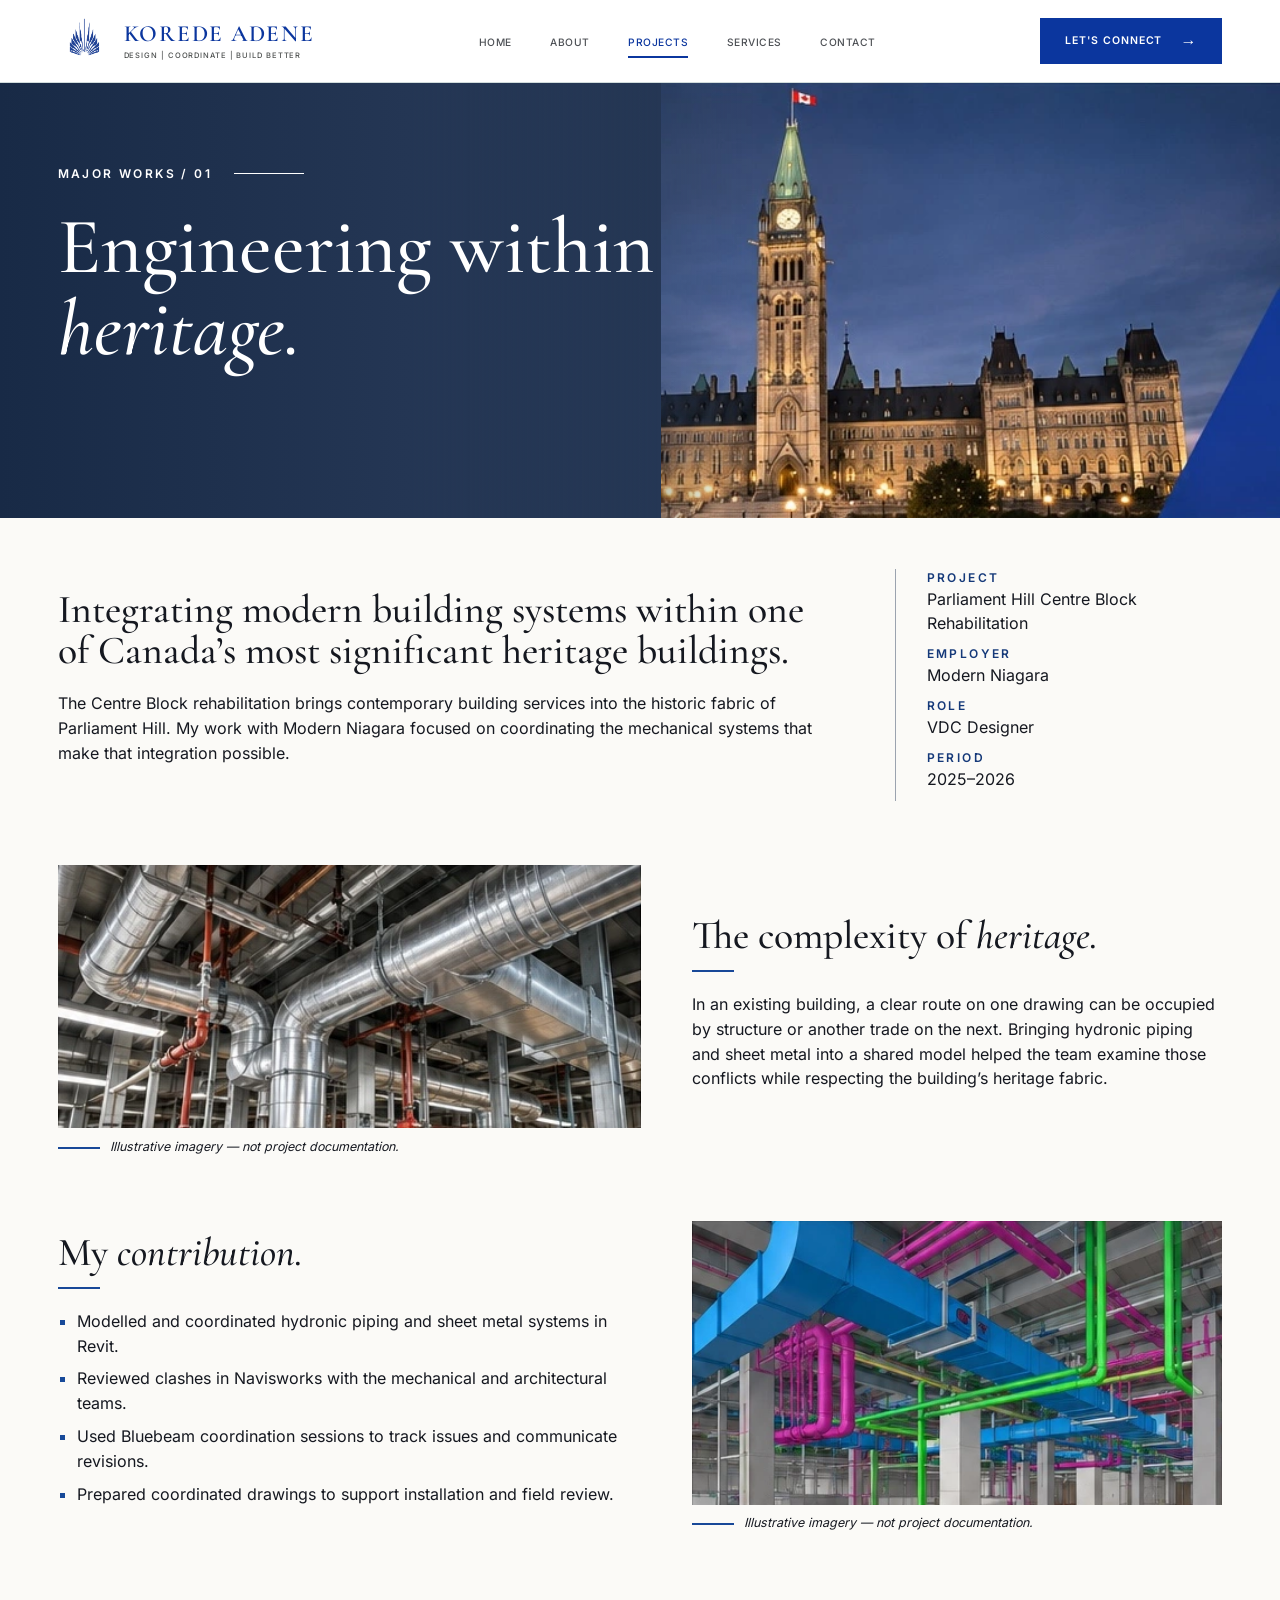
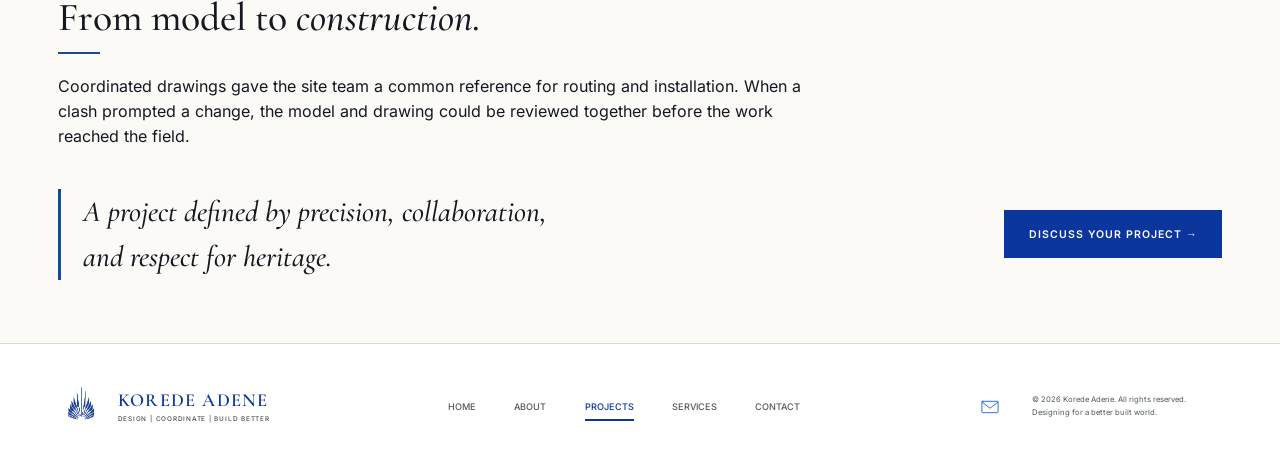
<file: major-works.html>
<!doctype html>
<html lang="en">
<head>
  <meta charset="utf-8">
  <meta name="viewport" content="width=device-width, initial-scale=1">
  <meta name="description" content="Korede Adene’s mechanical BIM coordination work on the Parliament Hill Centre Block Rehabilitation.">
  <title>Major Works: Centre Block | Korede Adene</title>
  <link rel="stylesheet" href="styles.css">
  <link rel="stylesheet" href="major-works.css">
  <script src="script.js" defer></script>
  <link rel="stylesheet" href="crownline.css">

  <link rel="icon" type="image/svg+xml" href="assets/favicon.svg">
  <link rel="icon" sizes="32x32" href="assets/icon-32.png">
  <link rel="icon" sizes="16x16" href="assets/icon-16.png">
  <link rel="apple-touch-icon" href="assets/icon-180.png">
  <link rel="canonical" href="https://korede1000.github.io/koredeadene.github.io/major-works.html">
  <meta property="og:type" content="website">
  <meta property="og:title" content="Major Works: Centre Block | Korede Adene">
  <meta property="og:description" content="Korede Adene’s mechanical BIM coordination work on the Parliament Hill Centre Block Rehabilitation.">
  <meta property="og:url" content="https://korede1000.github.io/koredeadene.github.io/major-works.html">
  <meta property="og:image" content="https://korede1000.github.io/koredeadene.github.io/assets/social-preview.jpg">
  <meta property="og:image:alt" content="Korede Adene — Design | Coordinate | Build Better">
  <meta name="twitter:card" content="summary_large_image">
</head>
<body class="heritage-page">
  <a class="skip-link" href="#main-content">Skip to content</a>
  <header class="site-header" id="top">
    <div class="site-header__inner">
      <a class="brand" href="index.html" aria-label="Korede Adene — Design | Coordinate | Build Better — Home"><img class="brand__mark" src="assets/logo.png" alt="" width="54" height="54"><span class="brand__text"><span class="brand__name">KOREDE ADENE</span><span class="brand__tagline">DESIGN | COORDINATE | BUILD BETTER</span></span></a>
      <button class="nav-toggle" type="button" aria-expanded="false" aria-controls="primary-navigation" aria-label="Open navigation"><span></span><span></span></button>
      <nav class="site-nav" id="primary-navigation" aria-label="Primary navigation">
        <a class="site-nav__link" href="index.html">Home</a><a class="site-nav__link" href="about.html">About</a><a class="site-nav__link is-active" href="projects.html" aria-current="location">Projects</a><a class="site-nav__link" href="services.html">Services</a><a class="site-nav__link" href="contact.html">Contact</a>
      </nav>
      <a class="button button--primary header-cta" href="contact.html">Let's connect <span class="button__arrow" aria-hidden="true">→</span></a>
    </div>
  </header>
<main id="main-content">
<section class="heritage-hero"><div><a href="projects.html">Major Works / 01</a><h1>Engineering within<br><em>heritage.</em></h1></div></section>
<div class="case">
<section class="intro"><div><h2>Integrating modern building systems within one of Canada’s most significant heritage buildings.</h2><p>The Centre Block rehabilitation brings contemporary building services into the historic fabric of Parliament Hill. My work with Modern Niagara focused on coordinating the mechanical systems that make that integration possible.</p></div>
<dl><dt>Project</dt><dd>Parliament Hill Centre Block Rehabilitation</dd><dt>Employer</dt><dd>Modern Niagara</dd><dt>Role</dt><dd>VDC Designer</dd><dt>Period</dt><dd>2025–2026</dd></dl></section>
<section class="spread"><figure><img src="assets/heritage/mechanical.webp" alt="Illustration of exposed ducts and pipework above a ceiling" width="499" height="225"><figcaption>Illustrative imagery — not project documentation.</figcaption></figure><div><h2>The complexity of <em>heritage.</em></h2><p>In an existing building, a clear route on one drawing can be occupied by structure or another trade on the next. Bringing hydronic piping and sheet metal into a shared model helped the team examine those conflicts while respecting the building’s heritage fabric.</p></div></section>
<section class="spread contribution"><div><h2>My <em>contribution.</em></h2><ul><li>Modelled and coordinated hydronic piping and sheet metal systems in Revit.</li><li>Reviewed clashes in Navisworks with the mechanical and architectural teams.</li><li>Used Bluebeam coordination sessions to track issues and communicate revisions.</li><li>Prepared coordinated drawings to support installation and field review.</li></ul></div><figure><img src="assets/heritage/coordination.webp" alt="Illustrative BIM view with colour-coded ducts and pipes" width="474" height="254"><figcaption>Illustrative imagery — not project documentation.</figcaption></figure></section>
<section class="outcome"><h2>From model to <em>construction.</em></h2><p>Coordinated drawings gave the site team a common reference for routing and installation. When a clash prompted a change, the model and drawing could be reviewed together before the work reached the field.</p></section>
<div class="closing"><p>A project defined by precision, collaboration,<br> and respect for heritage.</p><a class="button button--primary" href="contact.html">Discuss your project →</a></div></div></main>
  <footer class="site-footer"><div class="site-footer__inner"><a class="brand brand--footer" href="index.html" aria-label="Korede Adene — Design | Coordinate | Build Better — Home"><img class="brand__mark" src="assets/logo.png" alt="" width="48" height="48"><span class="brand__text"><span class="brand__name">KOREDE ADENE</span><span class="brand__tagline">DESIGN | COORDINATE | BUILD BETTER</span></span></a><nav class="footer-nav" aria-label="Footer navigation"><a href="index.html">Home</a><a href="about.html">About</a><a class="is-active" href="projects.html" aria-current="location">Projects</a><a href="services.html">Services</a><a href="contact.html">Contact</a></nav><div class="site-footer__right"><a class="projects-footer-email" href="mailto:KoredeAdene@gmail.com" aria-label="Email Korede"><img src="assets/icons/icon-email.svg" width="24" height="24" alt=""></a><div class="site-footer__meta"><p>© 2026 Korede Adene. All rights reserved.</p><p>Designing for a better built world.</p></div></div></div></footer>
</body>
</html>
</file>
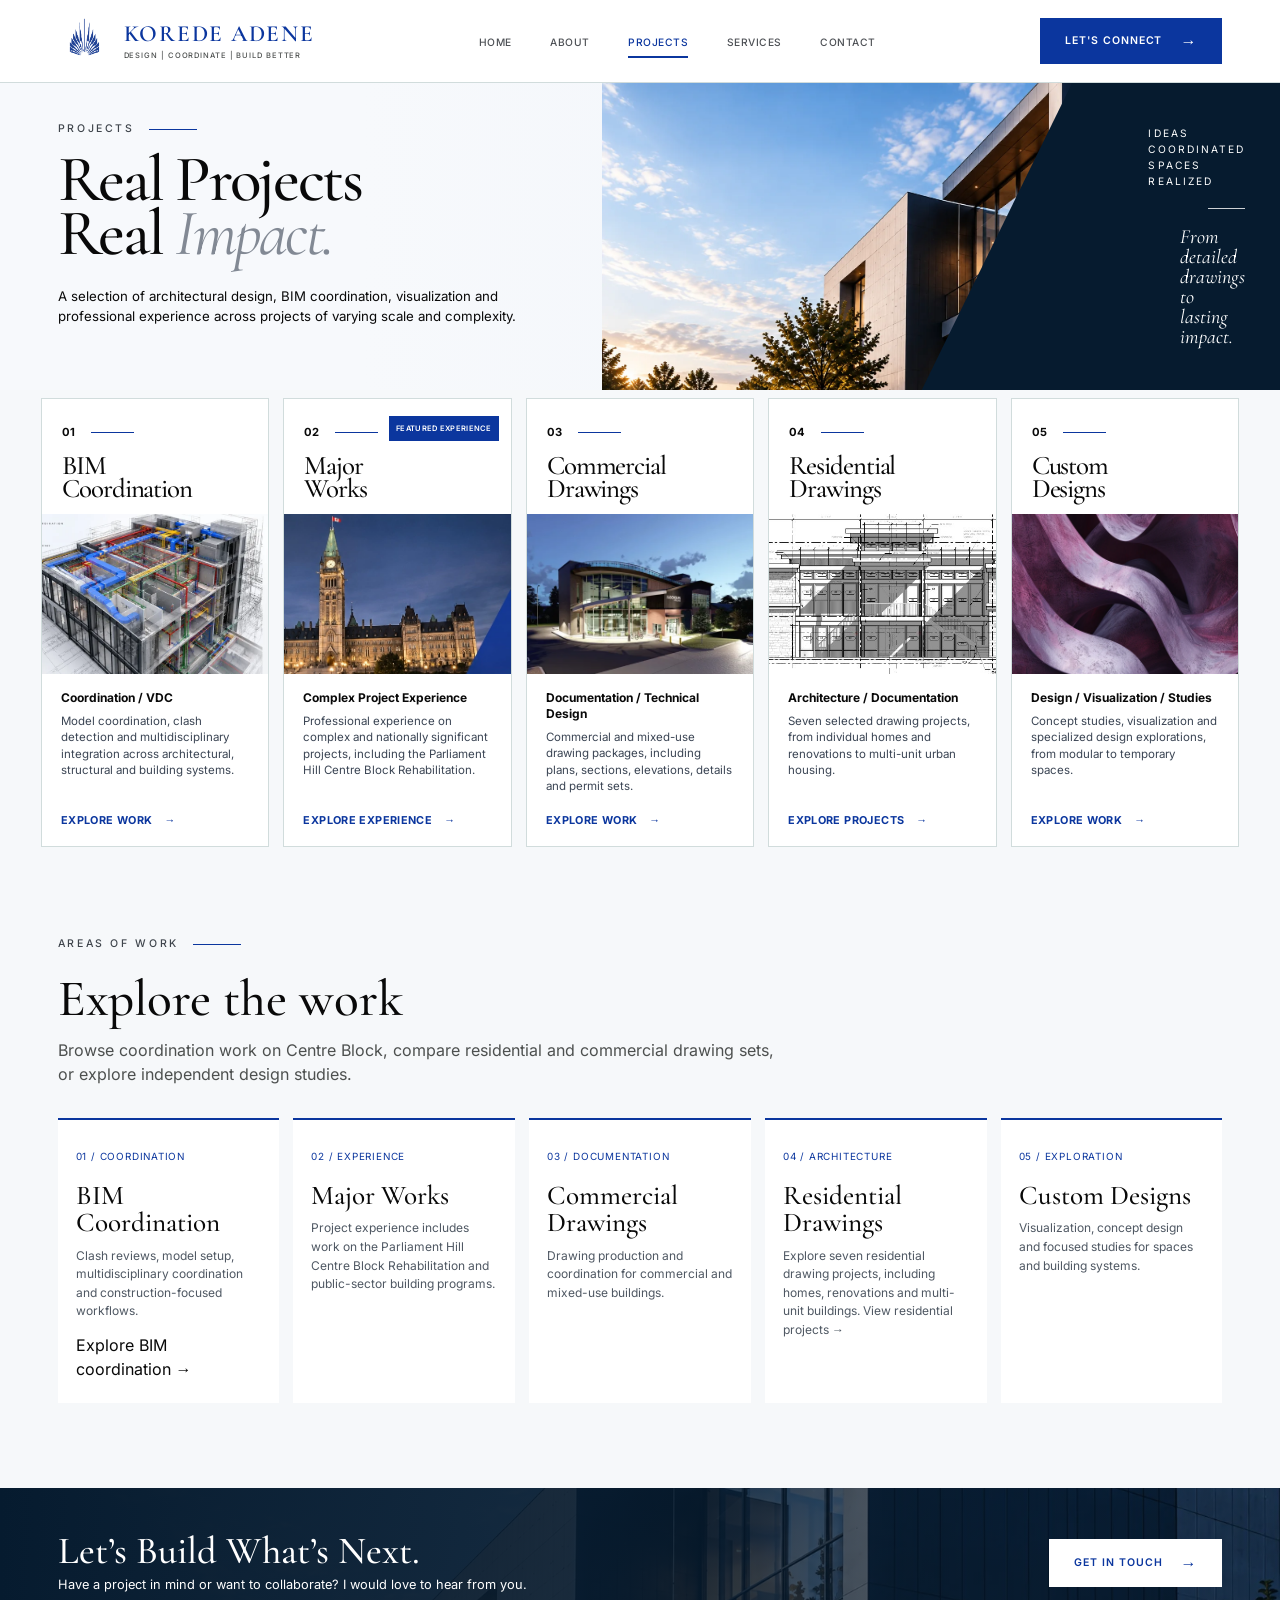
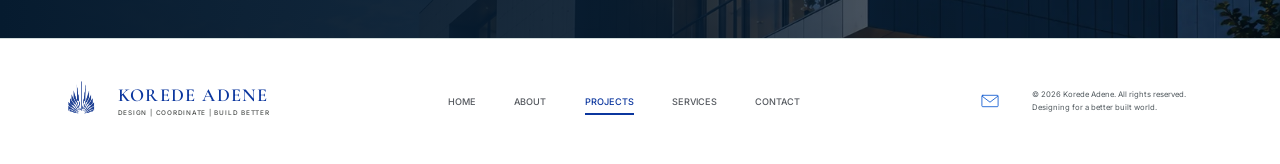
<file: projects.html>
<!doctype html>
<html lang="en">
<head>
  <meta charset="utf-8">
  <meta name="viewport" content="width=device-width, initial-scale=1">
  <meta name="description" content="Explore Korede Adene's BIM coordination, major project experience, commercial and residential drawings, and design visualization work.">
  <title>Projects | Korede Adene</title>
  <link rel="stylesheet" href="styles.css">
  <link rel="stylesheet" href="projects.css">
  <script src="script.js" defer></script>
  <link rel="stylesheet" href="crownline.css">

  <link rel="icon" type="image/svg+xml" href="assets/favicon.svg">
  <link rel="icon" sizes="32x32" href="assets/icon-32.png">
  <link rel="icon" sizes="16x16" href="assets/icon-16.png">
  <link rel="apple-touch-icon" href="assets/icon-180.png">
  <link rel="canonical" href="https://korede1000.github.io/koredeadene.github.io/projects.html">
  <meta property="og:type" content="website">
  <meta property="og:title" content="Projects | Korede Adene">
  <meta property="og:description" content="Explore Korede Adene&#x27;s BIM coordination, major project experience, commercial and residential drawings, and design visualization work.">
  <meta property="og:url" content="https://korede1000.github.io/koredeadene.github.io/projects.html">
  <meta property="og:image" content="https://korede1000.github.io/koredeadene.github.io/assets/social-preview.jpg">
  <meta property="og:image:alt" content="Korede Adene — Design | Coordinate | Build Better">
  <meta name="twitter:card" content="summary_large_image">
</head>
<body class="portfolio-projects-page">
  <a class="skip-link" href="#main-content">Skip to content</a>
  <header class="site-header" id="top">
    <div class="site-header__inner">
      <a class="brand" href="index.html" aria-label="Korede Adene — Design | Coordinate | Build Better — Home"><img class="brand__mark" src="assets/logo.png" alt="" width="54" height="54"><span class="brand__text"><span class="brand__name">KOREDE ADENE</span><span class="brand__tagline">DESIGN | COORDINATE | BUILD BETTER</span></span></a>
      <button class="nav-toggle" type="button" aria-expanded="false" aria-controls="primary-navigation" aria-label="Open navigation"><span></span><span></span></button>
      <nav class="site-nav" id="primary-navigation" aria-label="Primary navigation">
        <a class="site-nav__link" href="index.html">Home</a><a class="site-nav__link" href="about.html">About</a><a class="site-nav__link is-active" href="projects.html" aria-current="page">Projects</a><a class="site-nav__link" href="services.html">Services</a><a class="site-nav__link" href="contact.html">Contact</a>
      </nav>
      <a class="button button--primary header-cta" href="contact.html">Let's connect <span class="button__arrow" aria-hidden="true">→</span></a>
    </div>
  </header>
  <main id="main-content">
    <section class="projects-hero" aria-labelledby="projects-title">
      <div class="projects-hero__content">
        <p class="eyebrow">Projects</p>
        <h1 id="projects-title">Real Projects<br>Real <em>Impact.</em></h1>
        <p>A selection of architectural design, BIM coordination, visualization and professional experience across projects of varying scale and complexity.</p>
      </div>
      <div class="projects-hero__visual" role="img" aria-label="Architectural visualization of a contemporary building"></div>
      <div class="projects-hero__panel"><span>Ideas<br>Coordinated<br>Spaces<br>Realized</span><span class="projects-hero__rule"></span><em>From detailed<br>drawings to<br>lasting impact.</em></div>
    </section>
    <section class="project-categories" aria-label="Project categories">
      <div class="project-categories__grid">
        <article class="category-card" id="bim-coordination"><div class="category-card__heading"><span class="category-card__number">01</span><h2>BIM<br>Coordination</h2></div><img src="assets/bim-coordination-720.webp" alt="Illustration of a coordinated building information model" loading="lazy" width="1672" height="941"><div class="category-card__body"><h3>Coordination / VDC</h3><p>Model coordination, clash detection and multidisciplinary integration across architectural, structural and building systems.</p><a href="bim-coordination.html">Explore work <span aria-hidden="true">→</span></a></div></article>
        <article class="category-card" id="major-works"><div class="category-card__heading"><span class="category-card__number">02</span><span class="category-card__badge">Featured experience</span><h2>Major<br>Works</h2></div><img src="assets/heritage/parliament.webp" alt="Parliament Hill in Ottawa" loading="lazy" width="491" height="345"><div class="category-card__body"><h3>Complex Project Experience</h3><p>Professional experience on complex and nationally significant projects, including the Parliament Hill Centre Block Rehabilitation.</p><a href="major-works.html">Explore experience <span aria-hidden="true">→</span></a></div></article>
        <article class="category-card" id="commercial-drawings"><div class="category-card__heading"><span class="category-card__number">03</span><h2>Commercial<br>Drawings</h2></div><img src="assets/commercial/algonquin-at-dusk-800.webp" alt="Rendering of the glass-fronted Algonquin College building at dusk" loading="lazy" width="1536" height="698"><div class="category-card__body"><h3>Documentation / Technical Design</h3><p>Commercial and mixed-use drawing packages, including plans, sections, elevations, details and permit sets.</p><a href="commercial.html">Explore work <span aria-hidden="true">→</span></a></div></article>
        <article class="category-card" id="residential-drawings"><div class="category-card__heading"><span class="category-card__number">04</span><h2>Residential<br>Drawings</h2></div><img src="assets/residential/flat-roof.jpg" alt="Architectural elevation drawing of a contemporary residence" loading="lazy" width="793" height="290"><div class="category-card__body"><h3>Architecture / Documentation</h3><p>Seven selected drawing projects, from individual homes and renovations to multi-unit urban housing.</p><a href="residential.html">Explore projects <span aria-hidden="true">→</span></a></div></article>
        <article class="category-card" id="other-designs"><div class="category-card__heading"><span class="category-card__number">05</span><h2>Custom<br>Designs</h2></div><img src="assets/custom/concrete.webp" alt="Concrete wave concept from the custom design and special studies" loading="lazy" width="960" height="1200"><div class="category-card__body"><h3>Design / Visualization / Studies</h3><p>Concept studies, visualization and specialized design explorations, from modular to temporary spaces.</p><a href="custom-designs.html">Explore work <span aria-hidden="true">→</span></a></div></article>
      </div>
    </section>
    <section class="project-detail-list" aria-labelledby="work-heading">
      <div class="project-detail-list__intro"><p class="eyebrow">Areas of work</p><h2 id="work-heading">Explore the work</h2><p>Browse coordination work on Centre Block, compare residential and commercial drawing sets, or explore independent design studies.</p></div>
      <div class="project-detail-list__grid">
        <article id="bim-details"><span>01 / Coordination</span><h3>BIM Coordination</h3><p>Clash reviews, model setup, multidisciplinary coordination and construction-focused workflows.</p><a href="bim-coordination.html">Explore BIM coordination →</a></article>
        <article id="major-details"><span>02 / Experience</span><h3><a href="major-works.html">Major Works</a></h3><p>Project experience includes work on the Parliament Hill Centre Block Rehabilitation and public-sector building programs.</p></article>
        <article id="commercial-details"><span>03 / Documentation</span><h3><a href="commercial.html">Commercial Drawings</a></h3><p>Drawing production and coordination for commercial and mixed-use buildings.</p></article>
        <article id="residential-details"><span>04 / Architecture</span><h3>Residential Drawings</h3><p>Explore seven residential drawing projects, including homes, renovations and multi-unit buildings. <a href="residential.html">View residential projects →</a></p></article>
        <article id="other-details"><span>05 / Exploration</span><h3><a href="custom-designs.html">Custom Designs</a></h3><p>Visualization, concept design and focused studies for spaces and building systems.</p></article>
      </div>
    </section>
    <section class="projects-cta" aria-labelledby="projects-cta-title"><div><h2 id="projects-cta-title">Let’s Build What’s Next.</h2><p>Have a project in mind or want to collaborate? I would love to hear from you.</p></div><a class="button button--light" href="contact.html">Get in touch <span class="button__arrow" aria-hidden="true">→</span></a></section>
  </main>
  <footer class="site-footer"><div class="site-footer__inner"><a class="brand brand--footer" href="index.html" aria-label="Korede Adene — Design | Coordinate | Build Better — Home"><img class="brand__mark" src="assets/logo.png" alt="" width="48" height="48"><span class="brand__text"><span class="brand__name">KOREDE ADENE</span><span class="brand__tagline">DESIGN | COORDINATE | BUILD BETTER</span></span></a><nav class="footer-nav" aria-label="Footer navigation"><a href="index.html">Home</a><a href="about.html">About</a><a class="is-active" href="projects.html" aria-current="page">Projects</a><a href="services.html">Services</a><a href="contact.html">Contact</a></nav><div class="site-footer__right"><a class="projects-footer-email" href="mailto:KoredeAdene@gmail.com" aria-label="Email Korede"><img src="assets/icons/icon-email.svg" width="24" height="24" alt=""></a><div class="site-footer__meta"><p>© 2026 Korede Adene. All rights reserved.</p><p>Designing for a better built world.</p></div></div></div></footer>
</body>
</html>
</file>
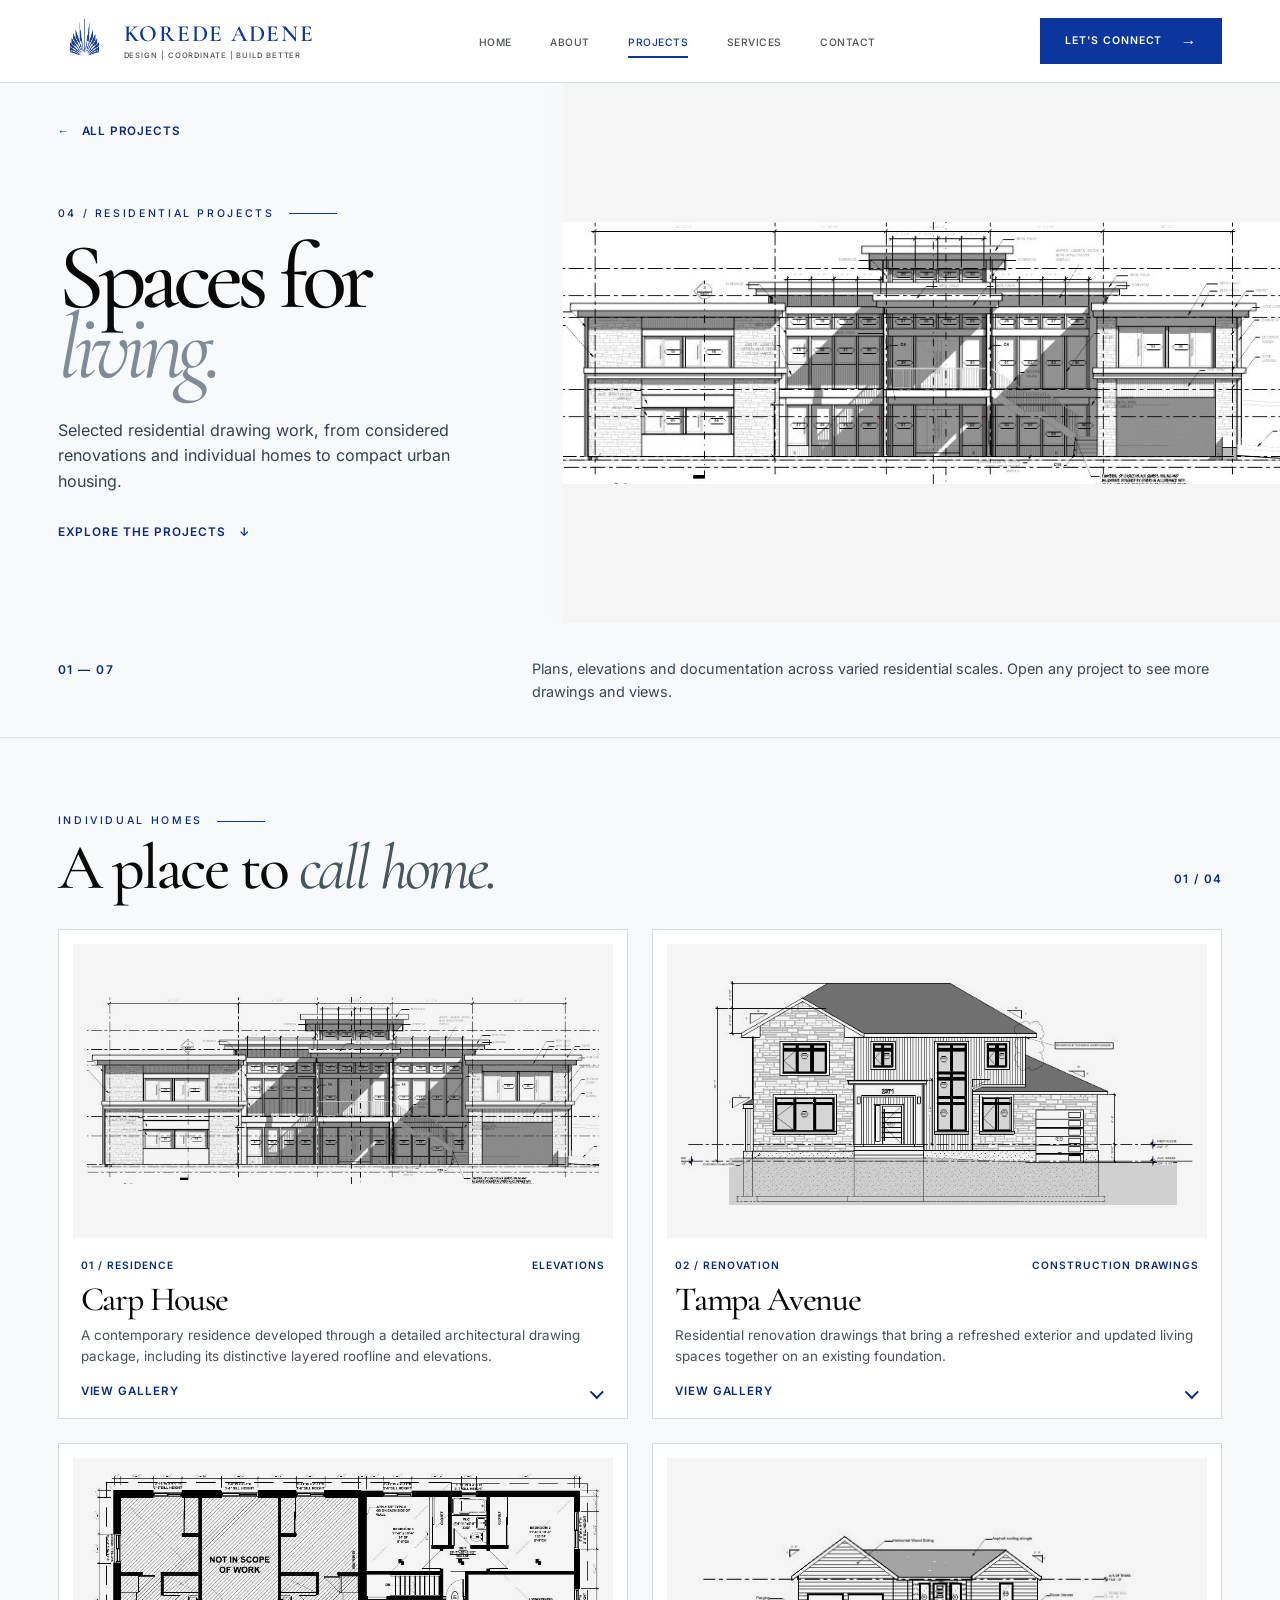
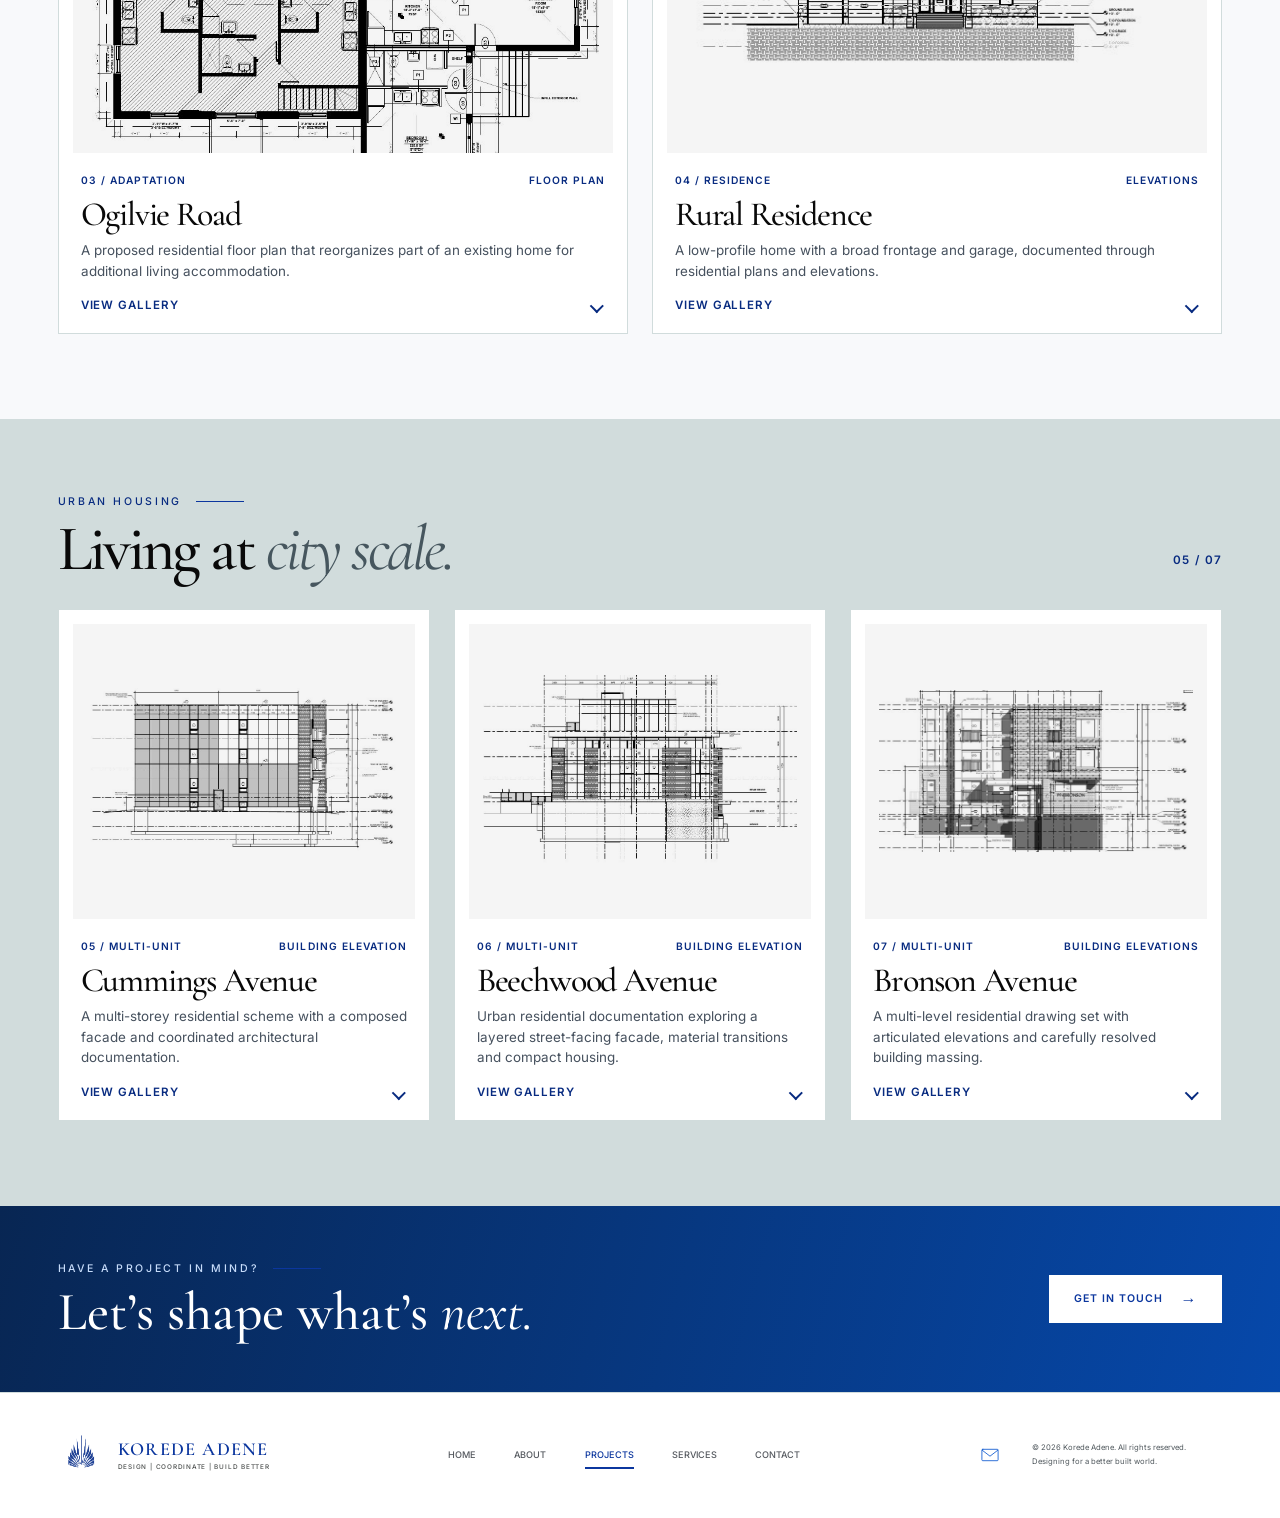
<file: residential.html>
<!doctype html>
<html lang="en">
<head>
  <meta charset="utf-8">
  <meta name="viewport" content="width=device-width, initial-scale=1">
  <meta name="description" content="Selected residential drawing work by Korede Adene, from individual homes and renovations to multi-unit urban housing.">
  <title>Residential Projects | Korede Adene</title>
  <link rel="stylesheet" href="styles.css">
  <link rel="stylesheet" href="residential.css">
  <script src="script.js" defer></script>
  <script src="residential.js" defer></script>
  <link rel="stylesheet" href="crownline.css">

  <link rel="icon" type="image/svg+xml" href="assets/favicon.svg">
  <link rel="icon" sizes="32x32" href="assets/icon-32.png">
  <link rel="icon" sizes="16x16" href="assets/icon-16.png">
  <link rel="apple-touch-icon" href="assets/icon-180.png">
  <link rel="canonical" href="https://korede1000.github.io/koredeadene.github.io/residential.html">
  <meta property="og:type" content="website">
  <meta property="og:title" content="Residential Projects | Korede Adene">
  <meta property="og:description" content="Selected residential drawing work by Korede Adene, from individual homes and renovations to multi-unit urban housing.">
  <meta property="og:url" content="https://korede1000.github.io/koredeadene.github.io/residential.html">
  <meta property="og:image" content="https://korede1000.github.io/koredeadene.github.io/assets/social-preview.jpg">
  <meta property="og:image:alt" content="Korede Adene — Design | Coordinate | Build Better">
  <meta name="twitter:card" content="summary_large_image">
</head>
<body class="residential-page">
  <a class="skip-link" href="#main-content">Skip to content</a>
  <header class="site-header" id="top">
    <div class="site-header__inner">
      <a class="brand" href="index.html" aria-label="Korede Adene — Design | Coordinate | Build Better — Home"><img class="brand__mark" src="assets/logo.png" alt="" width="54" height="54"><span class="brand__text"><span class="brand__name">KOREDE ADENE</span><span class="brand__tagline">DESIGN | COORDINATE | BUILD BETTER</span></span></a>
      <button class="nav-toggle" type="button" aria-expanded="false" aria-controls="primary-navigation" aria-label="Open navigation"><span></span><span></span></button>
      <nav class="site-nav" id="primary-navigation" aria-label="Primary navigation">
        <a class="site-nav__link" href="index.html">Home</a><a class="site-nav__link" href="about.html">About</a><a class="site-nav__link is-active" href="projects.html" aria-current="location">Projects</a><a class="site-nav__link" href="services.html">Services</a><a class="site-nav__link" href="contact.html">Contact</a>
      </nav>
      <a class="button button--primary header-cta" href="contact.html">Let's connect <span class="button__arrow" aria-hidden="true">→</span></a>
    </div>
  </header>
  <main id="main-content">
    <section class="res-hero" aria-labelledby="res-title">
      <div class="res-hero__copy">
        <a class="res-back" href="projects.html">← &nbsp; All projects</a>
        <p class="eyebrow">04 / Residential projects</p>
        <h1 id="res-title">Spaces for<br><em>living.</em></h1>
        <p>Selected residential drawing work, from considered renovations and individual homes to compact urban housing.</p>
        <a class="res-text-link" href="#homes">Explore the projects <span aria-hidden="true">↓</span></a>
      </div>
      <div class="res-hero__image"><img src="assets/residential/flat-roof.jpg" alt="Architectural elevation of a contemporary residence" width="793" height="290"></div>
    </section>

    <div class="res-intro"><span>01 — 07</span><p>Plans, elevations and documentation across varied residential scales. Open any project to see more drawings and views.</p></div>

    <section class="res-section" id="homes" aria-labelledby="homes-title">
      <div class="res-section__heading"><div><p class="eyebrow">Individual homes</p><h2 id="homes-title">A place to <em>call home.</em></h2></div><span>01 / 04</span></div>
      <div class="res-grid">
        <details class="res-card" aria-labelledby="flat-roof-title">
          <summary class="res-card__summary" aria-labelledby="flat-roof-title">
            <span class="res-card__image"><img src="assets/residential/flat-roof.jpg" alt="South elevation drawing of a contemporary flat-roof residence" loading="lazy" width="793" height="290"></span>
            <span class="res-card__meta"><span>01 / Residence</span><span>Elevations</span></span>
            <span class="res-card__title" id="flat-roof-title">Carp House</span>
            <span class="res-card__description">A contemporary residence developed through a detailed architectural drawing package, including its distinctive layered roofline and elevations.</span>
            <span class="res-card__toggle" aria-hidden="true">
              <span class="res-card__open">View gallery</span>
              <span class="res-card__close">Hide gallery</span>
              <span class="res-card__indicator"></span>
            </span>
          </summary>
          <div class="res-gallery" role="group" aria-label="Carp House drawings">
              <a class="res-gallery__item" href="assets/residential/gallery/flat-roof/ground-floor.webp">
                <img src="assets/residential/gallery/flat-roof/ground-floor.webp" alt="" width="1601" height="1580" loading="lazy" decoding="async">
                <span>Ground floor plan <span aria-hidden="true">↗</span></span>
              </a>
              <a class="res-gallery__item" href="assets/residential/gallery/flat-roof/east-west.webp">
                <img src="assets/residential/gallery/flat-roof/east-west.webp" alt="" width="1601" height="1200" loading="lazy" decoding="async">
                <span>East and west elevations <span aria-hidden="true">↗</span></span>
              </a>
              <a class="res-gallery__item" href="assets/residential/gallery/flat-roof/sections.webp">
                <img src="assets/residential/gallery/flat-roof/sections.webp" alt="" width="1601" height="1198" loading="lazy" decoding="async">
                <span>Building sections <span aria-hidden="true">↗</span></span>
              </a>
          </div>
        </details>
        <details class="res-card" aria-labelledby="tampa-title">
          <summary class="res-card__summary" aria-labelledby="tampa-title">
            <span class="res-card__image"><img src="assets/residential/tampa.jpg" alt="West elevation drawing of a residential renovation" loading="lazy" width="670" height="300"></span>
            <span class="res-card__meta"><span>02 / Renovation</span><span>Construction drawings</span></span>
            <span class="res-card__title" id="tampa-title">Tampa Avenue</span>
            <span class="res-card__description">Residential renovation drawings that bring a refreshed exterior and updated living spaces together on an existing foundation.</span>
            <span class="res-card__toggle" aria-hidden="true">
              <span class="res-card__open">View gallery</span>
              <span class="res-card__close">Hide gallery</span>
              <span class="res-card__indicator"></span>
            </span>
          </summary>
          <div class="res-gallery" role="group" aria-label="Tampa Avenue drawings">
              <a class="res-gallery__item" href="assets/residential/gallery/tampa/rendering.webp">
                <img src="assets/residential/gallery/tampa/rendering.webp" alt="" width="1601" height="862" loading="lazy" decoding="async">
                <span>Exterior rendering <span aria-hidden="true">↗</span></span>
              </a>
              <a class="res-gallery__item" href="assets/residential/gallery/tampa/first-floor.webp">
                <img src="assets/residential/gallery/tampa/first-floor.webp" alt="" width="1601" height="1177" loading="lazy" decoding="async">
                <span>First floor plan <span aria-hidden="true">↗</span></span>
              </a>
              <a class="res-gallery__item" href="assets/residential/gallery/tampa/sections.webp">
                <img src="assets/residential/gallery/tampa/sections.webp" alt="" width="1564" height="1601" loading="lazy" decoding="async">
                <span>Building sections <span aria-hidden="true">↗</span></span>
              </a>
          </div>
        </details>
        <details class="res-card" aria-labelledby="ogilvie-title">
          <summary class="res-card__summary" aria-labelledby="ogilvie-title">
            <span class="res-card__image"><img src="assets/residential/ogilvie.jpg" alt="Proposed main floor plan for a residential alteration" loading="lazy" width="855" height="577"></span>
            <span class="res-card__meta"><span>03 / Adaptation</span><span>Floor plan</span></span>
            <span class="res-card__title" id="ogilvie-title">Ogilvie Road</span>
            <span class="res-card__description">A proposed residential floor plan that reorganizes part of an existing home for additional living accommodation.</span>
            <span class="res-card__toggle" aria-hidden="true">
              <span class="res-card__open">View gallery</span>
              <span class="res-card__close">Hide gallery</span>
              <span class="res-card__indicator"></span>
            </span>
          </summary>
          <div class="res-gallery" role="group" aria-label="Ogilvie Road drawings">
              <a class="res-gallery__item" href="assets/residential/gallery/ogilvie/main-floor-existing.webp">
                <img src="assets/residential/gallery/ogilvie/main-floor-existing.webp" alt="" width="1601" height="1125" loading="lazy" decoding="async">
                <span>Main floor existing and demolition plan <span aria-hidden="true">↗</span></span>
              </a>
              <a class="res-gallery__item" href="assets/residential/gallery/ogilvie/basement-existing.webp">
                <img src="assets/residential/gallery/ogilvie/basement-existing.webp" alt="" width="1601" height="1125" loading="lazy" decoding="async">
                <span>Basement existing and demolition plan <span aria-hidden="true">↗</span></span>
              </a>
              <a class="res-gallery__item" href="assets/residential/gallery/ogilvie/basement-proposed.webp">
                <img src="assets/residential/gallery/ogilvie/basement-proposed.webp" alt="" width="1601" height="1109" loading="lazy" decoding="async">
                <span>Proposed basement plan <span aria-hidden="true">↗</span></span>
              </a>
          </div>
        </details>
        <details class="res-card" aria-labelledby="legallais-title">
          <summary class="res-card__summary" aria-labelledby="legallais-title">
            <span class="res-card__image"><img src="assets/residential/legallais.jpg" alt="Front elevation drawing of a rural residence" loading="lazy" width="525" height="155"></span>
            <span class="res-card__meta"><span>04 / Residence</span><span>Elevations</span></span>
            <span class="res-card__title" id="legallais-title">Rural Residence</span>
            <span class="res-card__description">A low-profile home with a broad frontage and garage, documented through residential plans and elevations.</span>
            <span class="res-card__toggle" aria-hidden="true">
              <span class="res-card__open">View gallery</span>
              <span class="res-card__close">Hide gallery</span>
              <span class="res-card__indicator"></span>
            </span>
          </summary>
          <div class="res-gallery" role="group" aria-label="Rural Residence drawings">
              <a class="res-gallery__item" href="assets/residential/gallery/legallais/main-floor.webp">
                <img src="assets/residential/gallery/legallais/main-floor.webp" alt="" width="1278" height="1601" loading="lazy" decoding="async">
                <span>Main floor plan <span aria-hidden="true">↗</span></span>
              </a>
              <a class="res-gallery__item" href="assets/residential/gallery/legallais/roof-plan.webp">
                <img src="assets/residential/gallery/legallais/roof-plan.webp" alt="" width="1601" height="1583" loading="lazy" decoding="async">
                <span>Roof plan <span aria-hidden="true">↗</span></span>
              </a>
              <a class="res-gallery__item" href="assets/residential/gallery/legallais/elevations.webp">
                <img src="assets/residential/gallery/legallais/elevations.webp" alt="" width="1601" height="1186" loading="lazy" decoding="async">
                <span>Exterior elevations <span aria-hidden="true">↗</span></span>
              </a>
          </div>
        </details>
      </div>
    </section>

    <section class="res-section res-section--urban" id="multi-unit" aria-labelledby="urban-title">
      <div class="res-section__heading"><div><p class="eyebrow">Urban housing</p><h2 id="urban-title">Living at <em>city scale.</em></h2></div><span>05 / 07</span></div>
      <div class="res-grid res-grid--three">
        <details class="res-card" aria-labelledby="cummings-title">
          <summary class="res-card__summary" aria-labelledby="cummings-title">
            <span class="res-card__image"><img src="assets/residential/cummings.jpg" alt="North elevation drawing of a multi-storey residential building" loading="lazy" width="790" height="435"></span>
            <span class="res-card__meta"><span>05 / Multi-unit</span><span>Building elevation</span></span>
            <span class="res-card__title" id="cummings-title">Cummings Avenue</span>
            <span class="res-card__description">A multi-storey residential scheme with a composed facade and coordinated architectural documentation.</span>
            <span class="res-card__toggle" aria-hidden="true">
              <span class="res-card__open">View gallery</span>
              <span class="res-card__close">Hide gallery</span>
              <span class="res-card__indicator"></span>
            </span>
          </summary>
          <div class="res-gallery" role="group" aria-label="Cummings Avenue drawings">
              <a class="res-gallery__item" href="assets/residential/gallery/cummings/rendering.webp">
                <img src="assets/residential/gallery/cummings/rendering.webp" alt="" width="1601" height="803" loading="lazy" decoding="async">
                <span>Exterior rendering <span aria-hidden="true">↗</span></span>
              </a>
              <a class="res-gallery__item" href="assets/residential/gallery/cummings/second-floor.webp">
                <img src="assets/residential/gallery/cummings/second-floor.webp" alt="" width="1601" height="1221" loading="lazy" decoding="async">
                <span>Second floor plan <span aria-hidden="true">↗</span></span>
              </a>
              <a class="res-gallery__item" href="assets/residential/gallery/cummings/section.webp">
                <img src="assets/residential/gallery/cummings/section.webp" alt="" width="1601" height="889" loading="lazy" decoding="async">
                <span>Building section <span aria-hidden="true">↗</span></span>
              </a>
          </div>
        </details>
        <details class="res-card" aria-labelledby="beechwood-title">
          <summary class="res-card__summary" aria-labelledby="beechwood-title">
            <span class="res-card__image"><img src="assets/residential/beechwood.jpg" alt="West elevation drawing of a multi-unit residential building" loading="lazy" width="795" height="485"></span>
            <span class="res-card__meta"><span>06 / Multi-unit</span><span>Building elevation</span></span>
            <span class="res-card__title" id="beechwood-title">Beechwood Avenue</span>
            <span class="res-card__description">Urban residential documentation exploring a layered street-facing facade, material transitions and compact housing.</span>
            <span class="res-card__toggle" aria-hidden="true">
              <span class="res-card__open">View gallery</span>
              <span class="res-card__close">Hide gallery</span>
              <span class="res-card__indicator"></span>
            </span>
          </summary>
          <div class="res-gallery" role="group" aria-label="Beechwood Avenue drawings">
              <a class="res-gallery__item" href="assets/residential/gallery/beechwood/perspective.webp">
                <img src="assets/residential/gallery/beechwood/perspective.webp" alt="" width="1601" height="1206" loading="lazy" decoding="async">
                <span>Exterior perspective <span aria-hidden="true">↗</span></span>
              </a>
              <a class="res-gallery__item" href="assets/residential/gallery/beechwood/second-floor.webp">
                <img src="assets/residential/gallery/beechwood/second-floor.webp" alt="" width="1601" height="1180" loading="lazy" decoding="async">
                <span>Second level floor plan <span aria-hidden="true">↗</span></span>
              </a>
              <a class="res-gallery__item" href="assets/residential/gallery/beechwood/section.webp">
                <img src="assets/residential/gallery/beechwood/section.webp" alt="" width="1601" height="976" loading="lazy" decoding="async">
                <span>Building section <span aria-hidden="true">↗</span></span>
              </a>
          </div>
        </details>
        <details class="res-card" aria-labelledby="bronson-title">
          <summary class="res-card__summary" aria-labelledby="bronson-title">
            <span class="res-card__image"><img src="assets/residential/bronson.jpg" alt="East elevation drawing of a multi-unit residential building" loading="lazy" width="660" height="340"></span>
            <span class="res-card__meta"><span>07 / Multi-unit</span><span>Building elevations</span></span>
            <span class="res-card__title" id="bronson-title">Bronson Avenue</span>
            <span class="res-card__description">A multi-level residential drawing set with articulated elevations and carefully resolved building massing.</span>
            <span class="res-card__toggle" aria-hidden="true">
              <span class="res-card__open">View gallery</span>
              <span class="res-card__close">Hide gallery</span>
              <span class="res-card__indicator"></span>
            </span>
          </summary>
          <div class="res-gallery" role="group" aria-label="Bronson Avenue drawings">
              <a class="res-gallery__item" href="assets/residential/gallery/bronson/perspective.webp">
                <img src="assets/residential/gallery/bronson/perspective.webp" alt="" width="1601" height="1020" loading="lazy" decoding="async">
                <span>Exterior perspective <span aria-hidden="true">↗</span></span>
              </a>
              <a class="res-gallery__item" href="assets/residential/gallery/bronson/second-floor.webp">
                <img src="assets/residential/gallery/bronson/second-floor.webp" alt="" width="1360" height="1601" loading="lazy" decoding="async">
                <span>Second floor plan <span aria-hidden="true">↗</span></span>
              </a>
              <a class="res-gallery__item" href="assets/residential/gallery/bronson/section.webp">
                <img src="assets/residential/gallery/bronson/section.webp" alt="" width="1601" height="1221" loading="lazy" decoding="async">
                <span>Building section <span aria-hidden="true">↗</span></span>
              </a>
          </div>
        </details>
      </div>
    </section>
    <section class="res-cta" aria-labelledby="res-cta-title"><div><p class="eyebrow">Have a project in mind?</p><h2 id="res-cta-title">Let’s shape what’s <em>next.</em></h2></div><a class="button button--light" href="contact.html">Get in touch <span class="button__arrow" aria-hidden="true">→</span></a></section>
  </main>
  <dialog class="res-viewer" aria-labelledby="res-viewer-caption">
    <form method="dialog"><button type="button" data-step="-1">Previous</button><button type="button" data-step="1">Next</button><button type="submit" autofocus>Close</button></form>
    <figure>
      <img alt="">
      <figcaption><span id="res-viewer-caption" aria-live="polite"></span> <a class="full-image">Open full size</a></figcaption>
    </figure>
  </dialog>
  <footer class="site-footer"><div class="site-footer__inner"><a class="brand brand--footer" href="index.html" aria-label="Korede Adene — Design | Coordinate | Build Better — Home"><img class="brand__mark" src="assets/logo.png" alt="" width="48" height="48"><span class="brand__text"><span class="brand__name">KOREDE ADENE</span><span class="brand__tagline">DESIGN | COORDINATE | BUILD BETTER</span></span></a><nav class="footer-nav" aria-label="Footer navigation"><a href="index.html">Home</a><a href="about.html">About</a><a class="is-active" href="projects.html" aria-current="location">Projects</a><a href="services.html">Services</a><a href="contact.html">Contact</a></nav><div class="site-footer__right"><a class="projects-footer-email" href="mailto:KoredeAdene@gmail.com" aria-label="Email Korede"><img src="assets/icons/icon-email.svg" width="24" height="24" alt=""></a><div class="site-footer__meta"><p>© 2026 Korede Adene. All rights reserved.</p><p>Designing for a better built world.</p></div></div></div></footer>
</body>
</html>
</file>
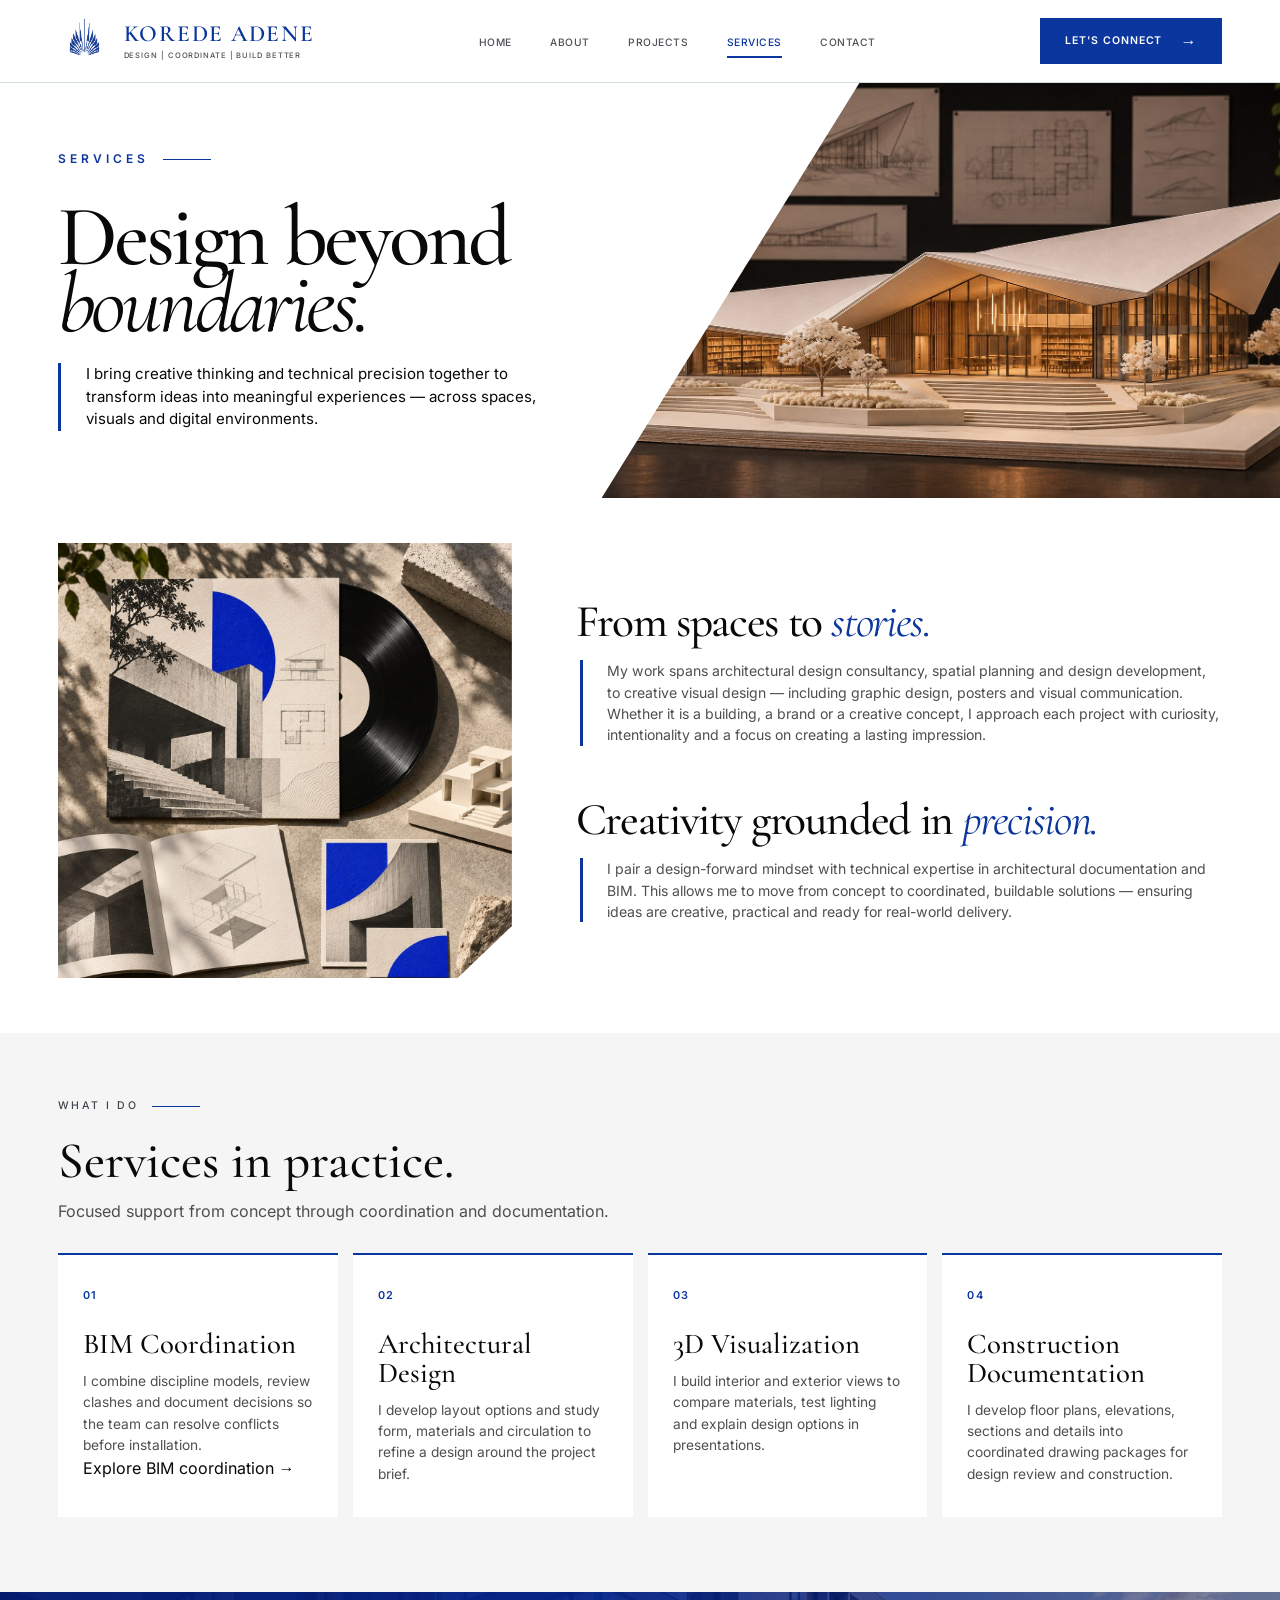
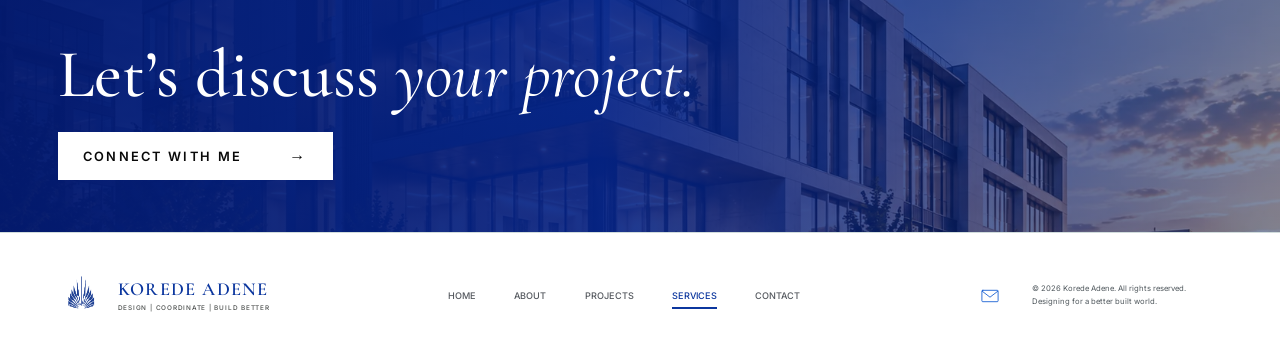
<file: services.html>
<!doctype html>
<html lang="en">
<head>
  <meta charset="utf-8">
  <meta name="viewport" content="width=device-width, initial-scale=1">
  <meta name="description" content="Explore Korede Adene's architectural design, BIM coordination, visualization, documentation and creative visual design services.">
  <title>Services | Korede Adene</title>
  <link rel="stylesheet" href="styles.css">
  <link rel="stylesheet" href="services-reference.css">
  <script src="script.js" defer></script>
  <link rel="stylesheet" href="crownline.css">

  <link rel="icon" type="image/svg+xml" href="assets/favicon.svg">
  <link rel="icon" sizes="32x32" href="assets/icon-32.png">
  <link rel="icon" sizes="16x16" href="assets/icon-16.png">
  <link rel="apple-touch-icon" href="assets/icon-180.png">
  <link rel="canonical" href="https://korede1000.github.io/koredeadene.github.io/services.html">
  <meta property="og:type" content="website">
  <meta property="og:title" content="Services | Korede Adene">
  <meta property="og:description" content="Explore Korede Adene&#x27;s architectural design, BIM coordination, visualization, documentation and creative visual design services.">
  <meta property="og:url" content="https://korede1000.github.io/koredeadene.github.io/services.html">
  <meta property="og:image" content="https://korede1000.github.io/koredeadene.github.io/assets/social-preview.jpg">
  <meta property="og:image:alt" content="Korede Adene — Design | Coordinate | Build Better">
  <meta name="twitter:card" content="summary_large_image">
</head>
<body class="services-reference">
  <a class="skip-link" href="#main-content">Skip to content</a>
  <header class="site-header" id="top">
    <div class="site-header__inner">
      <a class="brand" href="index.html" aria-label="Korede Adene — Design | Coordinate | Build Better — Home"><img class="brand__mark" src="assets/logo.png" alt="" width="54" height="54"><span class="brand__text"><span class="brand__name">KOREDE ADENE</span><span class="brand__tagline">DESIGN | COORDINATE | BUILD BETTER</span></span></a>
      <button class="nav-toggle" type="button" aria-expanded="false" aria-controls="primary-navigation" aria-label="Open navigation"><span></span><span></span></button>
      <nav class="site-nav" id="primary-navigation" aria-label="Primary navigation">
        <a class="site-nav__link" href="index.html">Home</a><a class="site-nav__link" href="about.html">About</a><a class="site-nav__link" href="projects.html">Projects</a><a class="site-nav__link is-active" href="services.html" aria-current="page">Services</a><a class="site-nav__link" href="contact.html">Contact</a>
      </nav>
      <a class="button button--primary header-cta" href="contact.html">Let's connect <span class="button__arrow" aria-hidden="true">→</span></a>
    </div>
  </header>
  <main id="main-content">
    <section class="services-editorial-hero" aria-labelledby="services-heading">
      <div class="services-editorial-hero__copy">
        <p class="eyebrow">Services</p>
        <h1 id="services-heading">Design beyond<br><em>boundaries.</em></h1>
        <p class="services-editorial-hero__lead">I bring creative thinking and technical precision together to transform ideas into meaningful experiences — across spaces, visuals and digital environments.</p>
      </div>
      <div class="services-editorial-hero__image"><img src="assets/services-model.jpg" alt="A physical architectural model of a contemporary building in a design studio" fetchpriority="high" width="1774" height="887"></div>
    </section>

    <section class="services-editorial-story" aria-label="Approach to design">
      <div class="services-editorial-story__image"><img src="assets/services-visual-design.jpg" alt="Architectural drawings and graphic design materials arranged on a studio desk" loading="lazy" width="1254" height="1254"></div>
      <div class="services-editorial-story__copy">
        <div class="services-editorial-story__block"><h2>From spaces to <em>stories.</em></h2><p>My work spans architectural design consultancy, spatial planning and design development, to creative visual design — including graphic design, posters and visual communication. Whether it is a building, a brand or a creative concept, I approach each project with curiosity, intentionality and a focus on creating a lasting impression.</p></div>
        <div class="services-editorial-story__block"><h2>Creativity grounded in <em>precision.</em></h2><p>I pair a design-forward mindset with technical expertise in architectural documentation and BIM. This allows me to move from concept to coordinated, buildable solutions — ensuring ideas are creative, practical and ready for real-world delivery.</p></div>
      </div>
    </section>

    <section class="services-capabilities" aria-labelledby="capabilities-heading">
      <div class="services-capabilities__intro"><p class="eyebrow">What I do</p><h2 id="capabilities-heading">Services in practice.</h2><p>Focused support from concept through coordination and documentation.</p></div>
      <div class="services-capabilities__grid">
        <article id="bim-coordination"><span>01</span><h3>BIM Coordination</h3><p>I combine discipline models, review clashes and document decisions so the team can resolve conflicts before installation.</p><a href="bim-coordination.html">Explore BIM coordination →</a></article>
        <article id="architectural-design"><span>02</span><h3>Architectural Design</h3><p>I develop layout options and study form, materials and circulation to refine a design around the project brief.</p></article>
        <article id="visualization"><span>03</span><h3>3D Visualization</h3><p>I build interior and exterior views to compare materials, test lighting and explain design options in presentations.</p></article>
        <article id="documentation"><span>04</span><h3>Construction Documentation</h3><p>I develop floor plans, elevations, sections and details into coordinated drawing packages for design review and construction.</p></article>
      </div>
    </section>

    <section class="services-editorial-cta" aria-labelledby="services-cta-heading"><div><h2 id="services-cta-heading">Let’s discuss <em>your project.</em></h2><a class="button button--light" href="contact.html">Connect with me <span class="button__arrow" aria-hidden="true">→</span></a></div></section>
  </main>
  <footer class="site-footer"><div class="site-footer__inner"><a class="brand brand--footer" href="index.html" aria-label="Korede Adene — Design | Coordinate | Build Better — Home"><img class="brand__mark" src="assets/logo.png" alt="" width="48" height="48"><span class="brand__text"><span class="brand__name">KOREDE ADENE</span><span class="brand__tagline">DESIGN | COORDINATE | BUILD BETTER</span></span></a><nav class="footer-nav" aria-label="Footer navigation"><a href="index.html">Home</a><a href="about.html">About</a><a href="projects.html">Projects</a><a class="is-active" href="services.html" aria-current="page">Services</a><a href="contact.html">Contact</a></nav><div class="site-footer__right"><a class="projects-footer-email" href="mailto:KoredeAdene@gmail.com" aria-label="Email Korede"><img src="assets/icons/icon-email.svg" width="24" height="24" alt=""></a><div class="site-footer__meta"><p>© 2026 Korede Adene. All rights reserved.</p><p>Designing for a better built world.</p></div></div></div></footer>
</body>
</html>
</file>
<file: styles.css>
@font-face{font-family:"Inter";font-style:normal;font-weight:300 700;font-display:swap;src:url("assets/fonts/inter-latin-wght-normal.woff2") format("woff2")}
@font-face{font-family:"Cormorant Garamond";font-style:normal;font-weight:300 700;font-display:swap;src:url("assets/fonts/cormorant-garamond-latin-wght-normal.woff2") format("woff2")}
@font-face{font-family:"Cormorant Garamond";font-style:italic;font-weight:300 700;font-display:swap;src:url("assets/fonts/cormorant-garamond-latin-wght-italic.woff2") format("woff2")}
/* ==========================================================
   KOREDE ADENE PORTFOLIO
   MASTER STYLESHEET
   Home + Services + About
========================================================== */


/* ==========================================================
   01. DESIGN SYSTEM
========================================================== */

:root {
  --black: #090b0e;
  --blue: #0751d1;
  --blue-dark: #053b9d;
  --navy: #061b2f;
  --navy-dark: #031321;

  --gray: #888d94;
  --gray-dark: #50555c;
  --gray-light: #e3e6e9;

  --white: #ffffff;
  --off-white: #f7f7f5;
  --blue-gray: #e8eef3;

  --font-display: "Cormorant Garamond", Georgia, serif;
  --font-body: "Inter", Arial, sans-serif;

  --max-width: 1600px;
  --page-padding: clamp(28px, 5vw, 82px);

  --header-height: 82px;

  --border: 1px solid rgba(9, 11, 14, 0.12);

  --transition: 250ms ease;
}


/* ==========================================================
   02. RESET
========================================================== */

*,
*::before,
*::after {
  box-sizing: border-box;
}

html {
  scroll-behavior: smooth;
}

body {
  margin: 0;
  padding: 0;

  color: var(--black);
  background: var(--white);

  font-family: var(--font-body);
  font-size: 16px;
  line-height: 1.5;

  -webkit-font-smoothing: antialiased;
}

body,
button,
input,
textarea {
  font-family: var(--font-body);
}

img {
  display: block;
  max-width: 100%;
  height: auto;
}

a {
  color: inherit;
  text-decoration: none;
}

button {
  border: 0;
  background: none;
}

p {
  margin-top: 0;
}

h1,
h2,
h3,
h4,
p {
  overflow-wrap: break-word;
}

section {
  scroll-margin-top: 100px;
}


/* ==========================================================
   03. ACCESSIBILITY
========================================================== */

.skip-link {
  position: fixed;
  z-index: 99999;

  top: 12px;
  left: 12px;

  padding: 10px 16px;

  color: var(--white);
  background: var(--blue);

  transform: translateY(-160%);
}

.skip-link:focus {
  transform: translateY(0);
}


/* ==========================================================
   04. SHARED TYPOGRAPHY
========================================================== */

.eyebrow {
  display: flex;
  align-items: center;
  gap: 14px;

  margin: 0 0 22px;

  color: #3f454c;

  font-size: 0.66rem;
  font-weight: 500;

  letter-spacing: 0.25em;
  text-transform: uppercase;
}

.eyebrow::after {
  content: "";

  display: block;

  width: 48px;
  height: 1px;

  background: var(--blue);
}


.section-heading {
  display: flex;
  align-items: center;
  gap: 18px;

  margin-bottom: 20px;
}

.section-heading h2 {
  margin: 0;

  font-family: var(--font-display);
  font-size: clamp(2rem, 3vw, 3rem);
  font-weight: 500;

  line-height: 1;
  letter-spacing: -0.025em;
}

.section-heading__line {
  display: block;

  width: 55px;
  height: 1px;

  flex: 0 0 auto;

  background: var(--blue);
}

.section-heading--light {
  color: var(--white);
}

.section-heading--light .section-heading__line {
  background: rgba(255, 255, 255, 0.8);
}


/* ==========================================================
   05. BUTTONS
========================================================== */

.button {
  min-height: 48px;

  width: fit-content;

  display: inline-flex;
  align-items: center;
  justify-content: center;
  gap: 18px;

  padding: 0 24px;

  border: 1px solid transparent;

  font-size: 0.66rem;
  font-weight: 600;

  letter-spacing: 0.09em;
  text-transform: uppercase;

  transition:
    transform var(--transition),
    background var(--transition),
    color var(--transition),
    border-color var(--transition);
}

.button:hover {
  transform: translateY(-2px);
}

.button--primary {
  color: var(--white);
  background: var(--blue);
}

.button--primary:hover {
  background: var(--blue-dark);
}

.button--light {
  color: var(--blue);
  background: var(--white);
}

.button--light:hover {
  color: var(--white);
  background: var(--blue);
}

.button--outline {
  color: var(--black);

  border-color: var(--black);
  background: transparent;
}

.button__arrow {
  font-size: 1rem;
  line-height: 1;
}


/* ==========================================================
   06. STICKY HEADER
========================================================== */

.site-header {
  position: sticky;
  z-index: 5000;

  top: 0;

  width: 100%;

  background: rgba(255, 255, 255, 0.97);

  border-bottom: 1px solid rgba(9, 11, 14, 0.08);

  backdrop-filter: blur(14px);
  -webkit-backdrop-filter: blur(14px);
}

.site-header__inner {
  width: min(100%, var(--max-width));
  min-height: var(--header-height);

  margin: 0 auto;
  padding: 0 var(--page-padding);

  display: grid;
  grid-template-columns: auto 1fr auto;
  align-items: center;
  gap: clamp(25px, 4vw, 65px);
}


/* ==========================================================
   07. BRAND
========================================================== */

.brand {
  display: inline-flex;
  align-items: center;
  gap: 14px;

  min-width: max-content;
}

.brand__mark {
  width: 52px;
  height: 52px;

  object-fit: contain;
}

.brand__text {
  display: flex;
  flex-direction: column;
}

.brand__name {
  color: var(--blue);

  font-family: var(--font-display);
  font-size: 1.45rem;
  font-weight: 600;

  line-height: 1;

  letter-spacing: 0.11em;
}

.brand__tagline {
  margin-top: 6px;

  color: #5d6065;

  font-size: 0.47rem;
  font-weight: 500;

  line-height: 1;

  letter-spacing: 0.19em;
}


/* ==========================================================
   08. NAVIGATION
========================================================== */

.site-nav {
  display: flex;
  align-items: center;
  justify-content: flex-end;

  gap: clamp(25px, 3vw, 46px);
}

.site-nav__link {
  position: relative;

  padding: 31px 0 27px;

  color: #4d5055;

  font-size: 0.64rem;
  font-weight: 500;

  letter-spacing: 0.05em;
  text-transform: uppercase;

  transition: color var(--transition);
}

.site-nav__link::after {
  content: "";

  position: absolute;

  right: 0;
  bottom: 20px;
  left: 0;

  height: 2px;

  background: var(--blue);

  transform: scaleX(0);
  transform-origin: left;

  transition: transform var(--transition);
}

.site-nav__link:hover,
.site-nav__link.is-active {
  color: var(--black);
}

.site-nav__link:hover::after,
.site-nav__link.is-active::after {
  transform: scaleX(1);
}

.header-cta {
  min-height: 46px;

  white-space: nowrap;
}


/* ==========================================================
   09. MOBILE NAV BUTTON
========================================================== */

.nav-toggle {
  display: none;

  width: 44px;
  height: 44px;

  cursor: pointer;
}

.nav-toggle span {
  display: block;

  width: 25px;
  height: 1px;

  margin: 6px auto;

  background: var(--black);

  transition: var(--transition);
}

.nav-toggle.is-open span:first-child {
  transform: translateY(3.5px) rotate(45deg);
}

.nav-toggle.is-open span:last-child {
  transform: translateY(-3.5px) rotate(-45deg);
}


/* ==========================================================
   10. HOME HERO
========================================================== */

.hero {
  position: relative;

  min-height: 700px;

  display: grid;
  grid-template-columns: 45% 55%;

  overflow: hidden;

  background: var(--off-white);
}

.hero__content {
  position: relative;
  z-index: 4;

  padding:
    clamp(85px, 9vw, 145px)
    40px
    70px
    var(--page-padding);
}

.hero__title {
  margin: 0;

  font-family: var(--font-display);
  font-size: clamp(4.6rem, 7.5vw, 8rem);
  font-weight: 500;

  line-height: 0.78;
  letter-spacing: -0.045em;
}

.hero__description {
  max-width: 570px;

  margin: 28px 0;

  font-family: var(--font-display);
  font-size: clamp(1.15rem, 1.5vw, 1.5rem);

  line-height: 1.2;
}

.hero__actions {
  display: flex;
  align-items: center;
  flex-wrap: wrap;

  gap: 28px;
}

.hero__visual {
  position: relative;

  min-height: 700px;

  overflow: hidden;
}

.hero__visual > img {
  width: 100%;
  height: 100%;

  object-fit: cover;
}

.hero__visual::before {
  content: "";

  position: absolute;
  z-index: 2;

  top: -10%;
  bottom: -10%;
  left: -90px;

  width: 210px;

  background: rgba(255, 255, 255, 0.6);

  transform: skewX(-40deg);
}

.hero__side-panel {
  position: absolute;
  z-index: 5;

  top: 0;
  right: 0;
  bottom: 0;

  width: 27%;

  display: flex;
  flex-direction: column;
  justify-content: flex-end;

  padding: 50px 30px;

  color: var(--white);
  background: var(--navy);

  clip-path:
    polygon(
      35% 0,
      100% 0,
      100% 100%,
      0 100%,
      0 34%
    );
}


/* ==========================================================
   11. HOME SERVICES STRIP
========================================================== */

.services-strip {
  display: grid;
  grid-template-columns: repeat(4, 1fr);

  padding: 0 var(--page-padding);

  background: var(--white);

  border-bottom: var(--border);
}

.service-card {
  min-height: 175px;

  padding: 30px clamp(18px, 2.5vw, 38px);

  border-right: var(--border);
}

.service-card:last-child {
  border-right: 0;
}

.service-card h3 {
  margin: 18px 0 8px;

  font-size: 0.72rem;
  font-weight: 600;

  letter-spacing: 0.12em;
  text-transform: uppercase;
}

.service-card p {
  margin: 0;

  color: var(--gray-dark);

  font-size: 0.74rem;
  line-height: 1.55;
}


/* ==========================================================
   12. HOME FEATURED PROJECTS
========================================================== */

.featured-projects {
  display: grid;
  grid-template-columns: 1.35fr repeat(4, 1fr);

  color: var(--white);
  background: #070b0e;
}

.featured-projects__intro {
  padding: 45px var(--page-padding);
}

.featured-projects__intro h2 {
  margin: 20px 0;

  font-family: var(--font-display);
  font-size: clamp(2.8rem, 4vw, 4.6rem);
  font-weight: 500;

  line-height: 0.92;
}

.featured-projects__intro h2 em {
  color: #8d9198;

  font-weight: 400;
}

.featured-projects__intro p {
  color: rgba(255, 255, 255, 0.8);

  font-size: 0.8rem;
  line-height: 1.7;
}

.project-card {
  position: relative;

  min-height: 410px;

  overflow: hidden;

  border-left: 1px solid rgba(255, 255, 255, 0.13);
}

.project-card img {
  width: 100%;
  height: 100%;

  object-fit: cover;

  transition: transform 600ms ease;
}

.project-card:hover img {
  transform: scale(1.035);
}

.project-card::after {
  content: "";

  position: absolute;

  inset: 0;

  background:
    linear-gradient(
      180deg,
      transparent 35%,
      rgba(2, 9, 17, 0.9) 100%
    );
}

.project-card__content {
  position: absolute;
  z-index: 3;

  right: 20px;
  bottom: 25px;
  left: 20px;
}

.project-card__content h3 {
  margin: 0 0 5px;

  font-family: var(--font-display);
  font-size: 1.35rem;
  font-weight: 500;
}

.project-card__content p {
  margin: 0;

  font-size: 0.56rem;

  letter-spacing: 0.08em;
  text-transform: uppercase;
}


/* ==========================================================
   13. EXISTING HOME ABOUT SECTION
========================================================== */

.about-section {
  display: grid;
  grid-template-columns: 1fr 1fr 1fr;

  padding:
    clamp(55px, 7vw, 100px)
    var(--page-padding);

  background: var(--off-white);
}

.about-section h2 {
  margin: 0;

  font-family: var(--font-display);
  font-size: clamp(3.6rem, 5.5vw, 6rem);
  font-weight: 500;

  line-height: 0.8;
}

.about-section h2 em {
  color: var(--gray);

  font-weight: 400;
}

.about-section p {
  color: #4f5156;

  font-size: 0.84rem;
  line-height: 1.65;
}


/* ==========================================================
   14. SERVICES PAGE HERO
========================================================== */

.services-hero {
  min-height: 545px;

  display: grid;
  grid-template-columns: 53% 47%;

  overflow: hidden;

  background: var(--off-white);
}

.services-hero__content {
  position: relative;
  z-index: 5;

  display: flex;
  flex-direction: column;
  justify-content: center;

  padding:
    70px
    clamp(45px, 6vw, 100px)
    70px
    var(--page-padding);
}

.services-hero__title {
  margin: 0;

  font-family: var(--font-display);
  font-size: clamp(4rem, 6.2vw, 7rem);
  font-weight: 500;

  line-height: 0.83;
  letter-spacing: -0.045em;
}

.services-hero__title em {
  color: var(--gray);

  font-weight: 400;
}

.services-hero__intro {
  max-width: 660px;

  margin: 25px 0 28px;

  color: #3f4247;

  font-size: 0.84rem;
  line-height: 1.6;
}

.services-hero__visual {
  position: relative;

  min-height: 545px;

  overflow: hidden;

  background: var(--blue-gray);
}

.services-hero__visual > img {
  position: absolute;

  inset: 0;

  width: 100%;
  height: 100%;

  object-fit: cover;
}

.services-hero__visual::before {
  content: "";

  position: absolute;
  z-index: 2;

  top: -10%;
  bottom: -10%;
  left: -75px;

  width: 155px;

  background: rgba(255, 255, 255, 0.78);

  transform: skewX(-39deg);
}

.services-hero__panel {
  position: absolute;
  z-index: 4;

  top: 0;
  right: 0;
  bottom: 0;

  width: 28%;
  min-width: 180px;

  display: flex;
  flex-direction: column;
  justify-content: flex-end;

  padding: 45px 25px;

  color: var(--white);

  background:
    linear-gradient(
      180deg,
      #09223c,
      #031322
    );

  clip-path:
    polygon(
      36% 0,
      100% 0,
      100% 100%,
      0 100%,
      0 31%
    );
}

.services-hero__panel p {
  margin: 0;

  font-size: 0.59rem;

  line-height: 1.55;
  letter-spacing: 0.21em;

  text-transform: uppercase;
}

.services-hero__panel > span {
  width: 38px;
  height: 1px;

  margin: 17px 0;

  background: rgba(255, 255, 255, 0.7);
}

.services-hero__panel blockquote {
  margin: 0;

  font-family: var(--font-display);
  font-size: 1.15rem;
  font-style: italic;

  line-height: 1;
}


/* ==========================================================
   15. SERVICES PAGE FEATURE ROWS
========================================================== */

.service-feature {
  min-height: 455px;

  display: grid;
  grid-template-columns: 46% 54%;

  background: var(--white);

  border-top: var(--border);
}

.service-feature--reverse {
  grid-template-columns: 54% 46%;
}

.service-feature--reverse .service-feature__image {
  grid-column: 2;
  grid-row: 1;
}

.service-feature--reverse .service-feature__content {
  grid-column: 1;
  grid-row: 1;
}

.service-feature__image {
  position: relative;

  min-height: 455px;

  overflow: hidden;

  background: var(--blue-gray);
}

.service-feature__image img {
  position: absolute;

  inset: 0;

  width: 100%;
  height: 100%;

  object-fit: cover;

  transition: transform 700ms ease;
}

.service-feature:hover .service-feature__image img {
  transform: scale(1.018);
}

.service-feature__content {
  display: flex;
  flex-direction: column;
  justify-content: center;

  padding:
    clamp(40px, 4vw, 65px)
    clamp(45px, 6vw, 100px);
}

.service-number {
  display: flex;
  align-items: center;

  gap: 13px;

  margin-bottom: 8px;

  color: #555a61;

  font-size: 0.56rem;
  font-weight: 600;

  letter-spacing: 0.11em;
  text-transform: uppercase;
}

.service-number__line {
  width: 38px;
  height: 1px;

  background: var(--blue);
}

.service-feature__content h2 {
  margin: 0;

  font-family: var(--font-display);
  font-size: clamp(2.6rem, 3.7vw, 4.2rem);
  font-weight: 500;

  line-height: 0.95;
  letter-spacing: -0.035em;
}

.service-feature__description {
  max-width: 710px;

  margin: 14px 0 20px;

  color: #50545a;

  font-size: 0.8rem;
  line-height: 1.55;
}

.service-feature__capabilities {
  width: 100%;
  max-width: 720px;

  display: grid;
  grid-template-columns: repeat(2, minmax(0, 1fr));

  gap: 0 35px;

  margin-bottom: 23px;
}

.service-feature__capabilities ul {
  margin: 0;
  padding: 0;

  list-style: none;
}

.service-feature__capabilities li {
  position: relative;

  margin: 0 0 8px;

  padding-left: 23px;

  color: #555960;

  font-size: 0.72rem;
  line-height: 1.45;
}

.service-feature__capabilities li::before {
  content: "✓";

  position: absolute;

  top: 1px;
  left: 0;

  width: 14px;
  height: 14px;

  display: flex;
  align-items: center;
  justify-content: center;

  border-radius: 50%;

  color: var(--white);
  background: var(--blue);

  font-size: 0.5rem;
  font-weight: 600;
}

.service-feature__content .button {
  align-self: flex-start;
}

.service-feature__image--visualization::after {
  content: "";

  position: absolute;
  z-index: 1;

  inset: 0;

  background:
    linear-gradient(
      90deg,
      rgba(2, 14, 26, 0.78),
      rgba(2, 14, 26, 0.3) 35%,
      transparent 60%
    );
}

.service-image-caption {
  position: absolute;
  z-index: 3;

  top: 50%;
  left: clamp(28px, 4vw, 70px);

  transform: translateY(-50%);

  color: var(--white);

  font-size: 0.63rem;
  font-weight: 500;

  line-height: 1.65;
  letter-spacing: 0.25em;

  text-transform: uppercase;
}


/* ==========================================================
   16. SERVICES CONTACT
========================================================== */

.services-contact {
  position: relative;

  min-height: 170px;

  overflow: hidden;

  color: var(--white);
  background: var(--navy);
}

.services-contact__background {
  position: absolute;

  inset: 0;
}

.services-contact__background img {
  width: 100%;
  height: 100%;

  object-fit: cover;
}

.services-contact__overlay {
  position: absolute;

  inset: 0;

  background:
    linear-gradient(
      90deg,
      rgba(2, 13, 24, 0.98),
      rgba(2, 13, 24, 0.87) 55%,
      rgba(2, 13, 24, 0.55)
    );
}

.services-contact__content {
  position: relative;
  z-index: 3;

  width: min(100%, var(--max-width));
  min-height: 170px;

  margin: 0 auto;
  padding: 28px var(--page-padding);

  display: flex;
  align-items: center;
  justify-content: space-between;

  gap: 50px;
}

.services-contact h2 {
  margin: 0;

  font-family: var(--font-display);
  font-size: clamp(2rem, 3vw, 3.2rem);
  font-weight: 500;

  line-height: 0.95;
}

.services-contact p {
  max-width: 720px;

  margin: 9px 0 0;

  color: rgba(255, 255, 255, 0.82);

  font-size: 0.73rem;
}


/* ==========================================================
   17. ABOUT PAGE HERO
========================================================== */

.about-hero {
  position: relative;

  min-height: 650px;

  display: grid;
  grid-template-columns: 43% 57%;

  overflow: hidden;

  background:
    linear-gradient(
      120deg,
      #f7f8f8 0%,
      #eef3f6 45%,
      #dfe8ef 100%
    );
}

.about-hero__content {
  position: relative;
  z-index: 5;

  display: flex;
  flex-direction: column;
  justify-content: center;

  padding:
    65px
    35px
    55px
    var(--page-padding);
}

.about-hero__title {
  margin: 0;

  font-family: var(--font-display);
  font-size: clamp(4.4rem, 6.4vw, 7.3rem);
  font-weight: 500;

  line-height: 0.77;
  letter-spacing: -0.045em;
}

.about-hero__title em {
  color: #7d8288;

  font-weight: 400;
}

.about-hero__intro {
  max-width: 560px;

  margin: 30px 0;

  color: #43484f;

  font-size: 0.86rem;
  line-height: 1.65;
}

.about-hero__keywords {
  display: flex;
  flex-wrap: wrap;

  gap: 22px;

  margin-top: 38px;

  color: #747980;

  font-size: 0.5rem;
  font-weight: 500;

  letter-spacing: 0.12em;
  text-transform: uppercase;
}


/* ABOUT HERO VISUAL */

.about-hero__visual {
  position: relative;

  min-height: 650px;

  overflow: hidden;

  background:
    linear-gradient(
      135deg,
      #e6edf2 0%,
      #cbd7df 32%,
      var(--navy) 32.2%,
      var(--navy-dark) 100%
    );
}


/* subtle architectural shapes */

.about-hero__visual::before {
  content: "";

  position: absolute;

  z-index: 1;

  top: -120px;
  left: -60px;

  width: 52%;
  height: 125%;

  border-left: 1px solid rgba(7, 81, 209, 0.22);
  border-right: 1px solid rgba(7, 81, 209, 0.18);

  background:
    linear-gradient(
      90deg,
      rgba(255, 255, 255, 0.13),
      rgba(255, 255, 255, 0.02)
    );

  transform: skewX(-20deg);
}


/* portrait */

.about-hero__portrait {
  position: absolute;

  z-index: 3;

  right: 7%;
  bottom: 0;

  width: min(68%, 650px);
  height: 94%;

  object-fit: contain;
  object-position: center bottom;
}


/* dark side panel */

.about-hero__panel {
  position: absolute;

  z-index: 4;

  top: 0;
  right: 0;
  bottom: 0;

  width: 25%;
  min-width: 185px;

  display: flex;
  flex-direction: column;
  justify-content: center;

  padding: 120px 25px 35px 40px;

  color: var(--white);

  background:
    linear-gradient(
      180deg,
      rgba(3, 22, 39, 0.92),
      rgba(2, 15, 28, 0.98)
    );

  clip-path:
    polygon(
      42% 0,
      100% 0,
      100% 100%,
      0 100%,
      0 26%
    );
}

.about-hero__panel p {
  margin: 0;

  font-size: 0.62rem;

  line-height: 1.55;
  letter-spacing: 0.23em;

  text-transform: uppercase;
}

.about-hero__panel > span {
  width: 40px;
  height: 1px;

  margin: 20px 0;

  background: rgba(255, 255, 255, 0.75);
}

.about-hero__panel blockquote {
  margin: 0;

  font-family: var(--font-display);
  font-size: 1.3rem;
  font-style: italic;

  line-height: 1;
}


/* ==========================================================
   18. ABOUT PROFESSIONAL SUMMARY
========================================================== */

.about-summary {
  width: min(100%, var(--max-width));

  margin: 0 auto;

  display: grid;
  grid-template-columns: 48% 52%;

  background: var(--white);
}

.about-summary__bio {
  padding:
    clamp(55px, 6vw, 90px)
    clamp(40px, 5vw, 80px)
    clamp(55px, 6vw, 90px)
    var(--page-padding);

  border-right: var(--border);
}

.about-summary__bio > p {
  max-width: 700px;

  margin-bottom: 16px;

  color: #50545a;

  font-size: 0.79rem;
  line-height: 1.65;
}

.about-signature {
  margin-top: 35px;

  display: flex;
  flex-direction: column;
}

.about-signature__script {
  margin-bottom: 13px;

  font-family: var(--font-display);
  font-size: 2.7rem;
  font-style: italic;

  line-height: 1;

  transform: rotate(-3deg);
  transform-origin: left;
}

.about-signature__name {
  font-size: 0.61rem;
  font-weight: 600;

  letter-spacing: 0.15em;
}

.about-signature__role {
  margin-top: 3px;

  color: #60656b;

  font-size: 0.54rem;
  font-weight: 500;

  letter-spacing: 0.13em;
}


/* ==========================================================
   19. ABOUT STATISTICS
========================================================== */

.about-summary__details {
  display: flex;
  flex-direction: column;
}

.about-stats {
  min-height: 210px;

  display: grid;
  grid-template-columns: repeat(3, 1fr);

  padding:
    50px
    clamp(30px, 5vw, 75px)
    35px;

  border-bottom: var(--border);
}

.about-stat {
  display: flex;
  flex-direction: column;
  align-items: center;

  text-align: center;

  padding: 0 20px;

  border-right: var(--border);
}

.about-stat:last-child {
  border-right: 0;
}

.about-stat__icon {
  color: var(--blue);

  font-size: 1.9rem;
  line-height: 1;
}

.about-stat strong {
  margin: 9px 0 4px;

  color: var(--blue);

  font-family: var(--font-display);
  font-size: 3rem;
  font-weight: 500;

  line-height: 0.9;
}

.about-stat > span:last-child {
  color: #555b62;

  font-size: 0.5rem;
  font-weight: 500;

  line-height: 1.4;
  letter-spacing: 0.09em;
}


/* ==========================================================
   20. ABOUT QUOTE
========================================================== */

.about-quote {
  position: relative;

  margin: 0;

  padding:
    30px
    clamp(40px, 6vw, 90px);

  color: #72777e;

  border-bottom: var(--border);

  font-family: var(--font-display);
  font-size: clamp(1.25rem, 1.7vw, 1.7rem);
  font-style: italic;

  line-height: 1.1;
}

.about-quote::before {
  content: "";

  position: absolute;

  top: 27px;
  bottom: 27px;
  left: clamp(22px, 4vw, 55px);

  width: 2px;

  background: var(--blue);
}


/* ==========================================================
   21. ABOUT APPROACH
========================================================== */

.about-approach {
  flex: 1;

  padding:
    32px
    clamp(40px, 5vw, 75px)
    45px;
}

.about-approach > p {
  max-width: 800px;

  margin-bottom: 28px;

  color: #565b62;

  font-size: 0.78rem;
  line-height: 1.6;
}

.approach-grid {
  display: grid;
  grid-template-columns: repeat(2, 1fr);

  gap: 26px 40px;
}

.approach-item {
  display: grid;
  grid-template-columns: 40px 1fr;

  align-items: center;

  gap: 12px;
}

.approach-item__icon {
  width: 38px;
  height: 38px;

  display: flex;
  align-items: center;
  justify-content: center;

  color: var(--blue);

  border: 1px solid rgba(7, 81, 209, 0.4);
  border-radius: 50%;

  font-size: 1.15rem;
}

.approach-item h3 {
  margin: 0 0 3px;

  color: #555a60;

  font-size: 0.57rem;
  font-weight: 600;

  letter-spacing: 0.08em;
  text-transform: uppercase;
}

.approach-item p {
  margin: 0;

  color: #777b80;

  font-size: 0.58rem;
}


/* ==========================================================
   22. CORE SKILLS & TOOLS
========================================================== */

.skills-section {
  position: relative;

  overflow: hidden;

  color: var(--white);

  background:
    linear-gradient(
      110deg,
      #031626 0%,
      #06233c 60%,
      #071c30 100%
    );
}

.skills-section::after {
  content: "";

  position: absolute;

  z-index: 0;

  top: 0;
  right: -80px;
  bottom: 0;

  width: 38%;

  opacity: 0.17;

  background:
    linear-gradient(
      120deg,
      transparent 20%,
      rgba(255, 255, 255, 0.1)
    );

  transform: skewX(-16deg);
}

.skills-section__overlay {
  position: absolute;

  inset: 0;

  background:
    linear-gradient(
      90deg,
      rgba(1, 12, 22, 0.15),
      transparent
    );
}

.skills-section__inner {
  position: relative;
  z-index: 2;

  width: min(100%, var(--max-width));

  margin: 0 auto;
  padding:
    48px
    var(--page-padding)
    58px;
}

.skills-section__header {
  display: flex;
  align-items: center;
  justify-content: space-between;

  gap: 40px;

  margin-bottom: 25px;
}

.skills-section__header p {
  margin: 0;

  color: rgba(255, 255, 255, 0.72);

  font-size: 0.55rem;
  font-weight: 500;

  letter-spacing: 0.17em;
  text-transform: uppercase;
}

.skills-layout {
  display: grid;
  grid-template-columns: 1.15fr 1fr;

  gap: clamp(50px, 7vw, 110px);
}

.software-tools {
  padding-right: clamp(30px, 5vw, 80px);

  border-right: 1px solid rgba(255, 255, 255, 0.15);
}

.software-tools h3,
.professional-skills h3 {
  margin: 0 0 24px;

  font-size: 0.8rem;
  font-weight: 500;
}

.software-grid {
  display: grid;
  grid-template-columns: repeat(5, 1fr);

  gap: 0;
}

.software-item {
  min-height: 105px;

  display: flex;
  flex-direction: column;
  align-items: center;
  justify-content: center;

  gap: 12px;

  padding: 10px;

  text-align: center;

  border-right: 1px solid rgba(255, 255, 255, 0.12);
  border-bottom: 1px solid rgba(255, 255, 255, 0.12);
}

.software-item:nth-child(5n) {
  border-right: 0;
}

.software-item:nth-last-child(-n + 5) {
  border-bottom: 0;
}

.software-item strong {
  color: #65a4ff;

  font-family: var(--font-display);
  font-size: 2.3rem;
  font-weight: 500;

  line-height: 1;
}

.software-item span {
  color: rgba(255, 255, 255, 0.9);

  font-size: 0.54rem;
}

.professional-skills ul {
  margin: 0;
  padding: 0;

  list-style: none;
}

.professional-skills li {
  position: relative;

  margin-bottom: 12px;

  padding-left: 27px;

  color: rgba(255, 255, 255, 0.86);

  font-size: 0.69rem;
  line-height: 1.4;
}

.professional-skills li::before {
  content: "✓";

  position: absolute;

  top: 0;
  left: 0;

  width: 16px;
  height: 16px;

  display: flex;
  align-items: center;
  justify-content: center;

  color: var(--white);
  background: var(--blue);

  border-radius: 50%;

  font-size: 0.5rem;
}

.skills-section__words {
  position: absolute;

  right: 25px;
  bottom: 25px;

  color: rgba(255, 255, 255, 0.65);

  font-size: 0.48rem;

  line-height: 1.6;
  letter-spacing: 0.18em;

  text-transform: uppercase;
}


/* ==========================================================
   23. PROFESSIONAL EXPERIENCE
========================================================== */

.experience-section {
  width: min(100%, var(--max-width));

  margin: 0 auto;
  padding:
    50px
    var(--page-padding)
    55px;

  background: var(--white);
}

.experience-section__header {
  display: flex;
  align-items: center;
  justify-content: space-between;

  gap: 40px;

  margin-bottom: 15px;
}

.experience-section__header p {
  margin: 0;

  color: #747980;

  font-size: 0.53rem;
  font-weight: 500;

  letter-spacing: 0.16em;
  text-transform: uppercase;
}

.experience-timeline {
  position: relative;

  margin-top: 20px;
}

.experience-timeline::before {
  content: "";

  position: absolute;

  top: 12px;
  bottom: 18px;
  left: 9px;

  width: 1px;

  background: #9eb1c8;
}

.experience-item {
  position: relative;

  display: grid;
  grid-template-columns: minmax(220px, 31%) 1fr;

  gap: clamp(35px, 6vw, 100px);

  padding:
    0
    0
    28px
    55px;

  margin-bottom: 28px;

  border-bottom: 1px solid rgba(9, 11, 14, 0.09);
}

.experience-item:last-child {
  margin-bottom: 0;

  border-bottom: 0;
}

.experience-item__marker {
  position: absolute;

  z-index: 2;

  top: 6px;
  left: 3px;

  width: 13px;
  height: 13px;

  border-radius: 50%;

  background: var(--blue);

  box-shadow: 0 0 0 4px var(--white);
}

.experience-item__position > span {
  display: block;

  margin-bottom: 5px;

  color: #656a71;

  font-size: 0.58rem;
  font-weight: 500;

  letter-spacing: 0.1em;
}

.experience-item__position h3 {
  margin: 0 0 3px;

  font-size: 0.68rem;
  font-weight: 700;

  line-height: 1.35;
}

.experience-item__position p {
  margin: 0;

  color: #646970;

  font-size: 0.66rem;
}

.experience-item__details ul {
  margin: 0;
  padding-left: 17px;
}

.experience-item__details li {
  margin-bottom: 4px;

  color: #555a60;

  font-size: 0.66rem;
  line-height: 1.45;
}


/* ==========================================================
   24. EDUCATION + INTERESTS
========================================================== */

.education-interests {
  display: grid;
  grid-template-columns: 40% 35% 25%;

  background: var(--off-white);

  border-top: var(--border);
}

.education-block,
.interests-block {
  padding:
    42px
    clamp(30px, 4vw, 65px)
    50px;
}

.education-block {
  padding-left: var(--page-padding);

  border-right: var(--border);
}

.education-grid {
  display: grid;
  grid-template-columns: repeat(2, 1fr);

  gap: 30px 35px;
}

.education-item {
  position: relative;

  padding-left: 24px;
}

.education-item::before {
  content: "";

  position: absolute;

  top: 4px;
  left: 0;

  width: 9px;
  height: 9px;

  border-radius: 50%;

  background: var(--blue);
}

.education-item__year {
  display: block;

  margin-bottom: 4px;

  color: #46505b;

  font-size: 0.59rem;
  font-weight: 600;

  letter-spacing: 0.06em;
}

.education-item h3 {
  margin: 0 0 3px;

  font-size: 0.62rem;
  font-weight: 600;
}

.education-item p {
  margin: 0;

  color: #686d73;

  font-size: 0.54rem;
  line-height: 1.5;
}

.interests-grid {
  display: grid;
  grid-template-columns: repeat(3, 1fr);

  gap: 32px 20px;
}

.interest-item {
  display: flex;
  flex-direction: column;
  align-items: center;

  gap: 9px;

  text-align: center;
}

.interest-item__icon {
  color: var(--blue);

  font-size: 1.8rem;
  line-height: 1;
}

.interest-item > span:last-child {
  color: #555b62;

  font-size: 0.56rem;
}


/* SIDE IMAGE */

.education-interests__image {
  position: relative;

  min-height: 300px;

  overflow: hidden;

  background: var(--navy);
}

.education-interests__image::after {
  content: "";

  position: absolute;

  inset: 0;

  background:
    linear-gradient(
      180deg,
      rgba(3, 17, 31, 0.05),
      rgba(3, 17, 31, 0.68)
    );
}

.education-interests__image img {
  width: 100%;
  height: 100%;

  object-fit: cover;
}

.education-interests__image p {
  position: absolute;

  z-index: 2;

  right: 28px;
  bottom: 28px;

  margin: 0;

  color: var(--white);

  font-size: 0.53rem;
  font-weight: 500;

  line-height: 1.6;
  letter-spacing: 0.2em;

  text-transform: uppercase;
}


/* ==========================================================
   25. ABOUT CONTACT CTA
========================================================== */

.about-contact {
  position: relative;

  min-height: 330px;

  display: flex;
  align-items: center;

  overflow: hidden;

  color: var(--white);
  background: var(--navy-dark);
}

.about-contact__background {
  position: absolute;

  inset: 0;
}

.about-contact__background img {
  width: 100%;
  height: 100%;

  object-fit: cover;
  object-position: center 58%;
}

.about-contact__overlay {
  position: absolute;

  inset: 0;

  background:
    linear-gradient(
      90deg,
      rgba(2, 14, 26, 0.98) 0%,
      rgba(2, 14, 26, 0.82) 45%,
      rgba(2, 14, 26, 0.18) 100%
    );
}

.about-contact__content {
  position: relative;
  z-index: 3;

  width: min(100%, var(--max-width));

  margin: 0 auto;
  padding:
    55px
    var(--page-padding);

  display: flex;
  align-items: center;
  justify-content: space-between;

  gap: 60px;
}

.about-contact__eyebrow {
  color: rgba(255, 255, 255, 0.85);
}

.about-contact__eyebrow::after {
  background: rgba(255, 255, 255, 0.75);
}

.about-contact h2 {
  max-width: 650px;

  margin: 0;

  font-family: var(--font-display);
  font-size: clamp(3.2rem, 5vw, 5.6rem);
  font-weight: 500;

  line-height: 0.78;
  letter-spacing: -0.03em;
}

.about-contact h2 em {
  font-weight: 400;
}

.about-contact__description {
  max-width: 560px;

  margin: 24px 0 0;

  color: rgba(255, 255, 255, 0.86);

  font-size: 0.78rem;
  line-height: 1.55;
}


/* ==========================================================
   26. GENERIC CONTACT CTA
========================================================== */

.contact-cta {
  position: relative;

  min-height: 340px;

  display: flex;
  align-items: center;

  overflow: hidden;

  color: var(--white);
  background: var(--navy);
}

.contact-cta__background {
  position: absolute;

  inset: 0;
}

.contact-cta__background img {
  width: 100%;
  height: 100%;

  object-fit: cover;
}

.contact-cta__overlay {
  position: absolute;

  inset: 0;

  background:
    linear-gradient(
      90deg,
      rgba(2, 13, 24, 0.96),
      rgba(2, 13, 24, 0.65)
    );
}

.contact-cta__content {
  position: relative;
  z-index: 3;

  padding: 60px var(--page-padding);
}

.contact-cta h2 {
  max-width: 650px;

  margin: 0 0 20px;

  font-family: var(--font-display);
  font-size: clamp(3rem, 5vw, 5.5rem);
  font-weight: 500;

  line-height: 0.88;
}


/* ==========================================================
   27. FOOTER
========================================================== */

.site-footer {
  background: var(--white);

  border-top: var(--border);
}

.site-footer__inner {
  width: min(100%, var(--max-width));
  min-height: 125px;

  margin: 0 auto;
  padding: 25px var(--page-padding);

  display: grid;
  grid-template-columns: auto 1fr auto;
  align-items: center;

  gap: 50px;
}

.brand--footer .brand__mark {
  width: 46px;
  height: 46px;
}

.brand--footer .brand__name {
  font-size: 1.15rem;
}

.brand--footer .brand__tagline {
  font-size: 0.4rem;
}

.footer-nav {
  display: flex;
  justify-content: center;

  gap: clamp(20px, 3vw, 42px);
}

.footer-nav a {
  position: relative;

  padding: 10px 0;

  color: #55595f;

  font-size: 0.57rem;
  font-weight: 500;

  text-transform: uppercase;
}

.footer-nav a:hover,
.footer-nav a.is-active {
  color: var(--blue);
}

.footer-nav a.is-active::after {
  content: "";

  position: absolute;

  right: 0;
  bottom: 3px;
  left: 0;

  height: 2px;

  background: var(--blue);
}

.site-footer__right {
  display: flex;
  align-items: center;

  gap: 30px;
}

.social-links {
  display: flex;

  gap: 13px;
}

.social-links a {
  width: 27px;
  height: 27px;

  display: flex;
  align-items: center;
  justify-content: center;

  border: 1px solid rgba(9, 9, 9, 0.2);

  font-size: 0.75rem;
  font-weight: 600;

  transition: var(--transition);
}

.social-links a:hover {
  color: var(--white);
  background: var(--blue);

  border-color: var(--blue);
}

.site-footer__meta {
  min-width: 190px;
}

.site-footer__meta p {
  margin: 3px 0;

  color: #777b81;

  font-size: 0.48rem;
  line-height: 1.35;
}


/* ==========================================================
   28. REVEAL ANIMATION
========================================================== */

.reveal-enabled .reveal {
  opacity: 0;

  transform: translateY(25px);

  transition:
    opacity 700ms ease,
    transform 700ms ease;
}

.reveal-enabled .reveal.is-visible {
  opacity: 1;

  transform: translateY(0);
}


/* ==========================================================
   29. LARGE TABLET
========================================================== */

@media (max-width: 1100px) {

  :root {
    --header-height: 74px;
  }

  .brand__name {
    font-size: 1.15rem;
  }

  .brand__tagline {
    font-size: 0.4rem;
  }

  .brand__mark {
    width: 45px;
    height: 45px;
  }

  .site-nav {
    gap: 20px;
  }

  .header-cta {
    padding: 0 16px;
  }


  /* SERVICES */

  .services-hero {
    grid-template-columns: 50% 50%;
  }

  .services-hero__panel {
    width: 34%;
  }


  /* ABOUT HERO */

  .about-hero {
    grid-template-columns: 46% 54%;
  }

  .about-hero__portrait {
    right: 1%;

    width: 78%;
  }

  .about-hero__panel {
    width: 30%;
  }


  /* ABOUT SUMMARY */

  .about-summary {
    grid-template-columns: 45% 55%;
  }


  /* SOFTWARE */

  .software-grid {
    grid-template-columns: repeat(3, 1fr);
  }

  .software-item:nth-child(5n) {
    border-right: 1px solid rgba(255, 255, 255, 0.12);
  }

  .software-item:nth-last-child(-n + 5) {
    border-bottom: 1px solid rgba(255, 255, 255, 0.12);
  }

  .software-item:nth-child(3n) {
    border-right: 0;
  }


  /* EDUCATION */

  .education-interests {
    grid-template-columns: 45% 35% 20%;
  }


  /* HOME */

  .featured-projects {
    grid-template-columns: repeat(2, 1fr);
  }

  .featured-projects__intro {
    grid-column: 1 / -1;
  }

}


/* ==========================================================
   30. TABLET + MOBILE NAVIGATION
========================================================== */

@media (max-width: 850px) {

  :root {
    --page-padding: 24px;
    --header-height: 72px;
  }


  /* HEADER */

  .site-header__inner {
    position: relative;

    grid-template-columns: 1fr auto;

    gap: 15px;
  }

  .header-cta {
    display: none;
  }

  .nav-toggle {
    display: block;
  }

  .site-nav {
    position: absolute;

    top: 100%;
    right: 0;
    left: 0;

    display: none;
    flex-direction: column;
    align-items: stretch;

    gap: 0;

    padding:
      10px
      var(--page-padding)
      20px;

    background: rgba(255, 255, 255, 0.99);

    border-top: var(--border);
    border-bottom: var(--border);

    box-shadow:
      0
      20px
      30px
      rgba(0, 0, 0, 0.08);
  }

  .site-nav.is-open {
    display: flex;
  }

  .site-nav__link {
    padding: 16px 0;

    border-bottom:
      1px solid
      rgba(9, 9, 9, 0.08);

    font-size: 0.72rem;
  }

  .site-nav__link::after {
    display: none;
  }


  /* ABOUT HERO */

  .about-hero {
    grid-template-columns: 1fr;
  }

  .about-hero__content {
    min-height: auto;

    padding:
      65px
      var(--page-padding)
      60px;
  }

  .about-hero__visual {
    min-height: 600px;
  }

  .about-hero__portrait {
    right: 7%;

    width: min(72%, 600px);
  }


  /* ABOUT SUMMARY */

  .about-summary {
    grid-template-columns: 1fr;
  }

  .about-summary__bio {
    padding:
      55px
      var(--page-padding);

    border-right: 0;
    border-bottom: var(--border);
  }


  /* SKILLS */

  .skills-layout {
    grid-template-columns: 1fr;

    gap: 45px;
  }

  .software-tools {
    padding-right: 0;
    padding-bottom: 40px;

    border-right: 0;
    border-bottom:
      1px solid
      rgba(255, 255, 255, 0.15);
  }


  /* EXPERIENCE */

  .experience-item {
    grid-template-columns: 1fr;

    gap: 15px;
  }


  /* EDUCATION */

  .education-interests {
    grid-template-columns: 1fr 1fr;
  }

  .education-interests__image {
    grid-column: 1 / -1;

    min-height: 380px;
  }


  /* ABOUT CTA */

  .about-contact__content {
    min-height: 330px;

    flex-direction: column;
    align-items: flex-start;
    justify-content: center;

    gap: 30px;
  }


  /* SERVICES */

  .services-hero {
    grid-template-columns: 1fr;
  }

  .services-hero__content {
    padding:
      70px
      var(--page-padding);
  }

  .services-hero__visual {
    min-height: 480px;
  }

  .services-hero__visual::before {
    display: none;
  }

  .service-feature,
  .service-feature--reverse {
    grid-template-columns: 1fr;
  }

  .service-feature__image,
  .service-feature--reverse .service-feature__image {
    grid-column: 1;
    grid-row: 1;

    min-height: 450px;
  }

  .service-feature__content,
  .service-feature--reverse .service-feature__content {
    grid-column: 1;
    grid-row: 2;

    padding:
      55px
      var(--page-padding)
      65px;
  }


  /* HOME */

  .hero {
    grid-template-columns: 1fr;
  }

  .hero__visual {
    min-height: 500px;
  }

  .services-strip {
    grid-template-columns: repeat(2, 1fr);
  }

  .about-section {
    grid-template-columns: 1fr;

    gap: 35px;
  }


  /* FOOTER */

  .site-footer__inner {
    grid-template-columns: 1fr;

    justify-items: center;

    text-align: center;

    gap: 25px;
  }

  .site-footer__right {
    flex-direction: column;

    gap: 18px;
  }

}


/* ==========================================================
   31. PHONE
========================================================== */

@media (max-width: 600px) {

  :root {
    --page-padding: 20px;
  }


  /* BRAND */

  .brand {
    gap: 9px;
  }

  .brand__mark {
    width: 40px;
    height: 40px;
  }

  .brand__name {
    font-size: 0.95rem;

    letter-spacing: 0.08em;
  }

  .brand__tagline {
    margin-top: 4px;

    font-size: 0.32rem;
  }


  /* ABOUT HERO */

  .about-hero__content {
    padding:
      50px
      var(--page-padding)
      55px;
  }

  .about-hero__title {
    font-size:
      clamp(
        3.7rem,
        17vw,
        5.3rem
      );

    line-height: 0.8;
  }

  .about-hero__intro {
    font-size: 0.78rem;
  }

  .about-hero__keywords {
    gap: 10px 16px;
  }

  .about-hero__visual {
    min-height: 440px;
  }

  .about-hero__portrait {
    right: -4%;

    width: 88%;
    height: 93%;
  }

  .about-hero__panel {
    width: 40%;
    min-width: 135px;

    padding:
      70px
      15px
      25px;
  }

  .about-hero__panel p {
    font-size: 0.47rem;
  }

  .about-hero__panel blockquote {
    font-size: 1rem;
  }


  /* SUMMARY */

  .about-stats {
    grid-template-columns: 1fr;

    padding:
      30px
      var(--page-padding);
  }

  .about-stat {
    padding: 25px 0;

    border-right: 0;
    border-bottom: var(--border);
  }

  .about-stat:last-child {
    border-bottom: 0;
  }

  .about-quote {
    padding:
      30px
      30px
      30px
      50px;
  }

  .about-quote::before {
    left: 25px;
  }

  .about-approach {
    padding:
      35px
      var(--page-padding)
      45px;
  }

  .approach-grid {
    grid-template-columns: 1fr;

    gap: 20px;
  }


  /* SKILLS */

  .skills-section__inner {
    padding:
      42px
      var(--page-padding)
      50px;
  }

  .skills-section__header {
    flex-direction: column;
    align-items: flex-start;

    gap: 5px;
  }

  .software-grid {
    grid-template-columns: repeat(2, 1fr);
  }

  .software-item:nth-child(3n) {
    border-right:
      1px solid
      rgba(255, 255, 255, 0.12);
  }

  .software-item:nth-child(2n) {
    border-right: 0;
  }

  .skills-section__words {
    display: none;
  }


  /* EXPERIENCE */

  .experience-section {
    padding:
      45px
      var(--page-padding);
  }

  .experience-section__header {
    flex-direction: column;
    align-items: flex-start;

    gap: 5px;
  }

  .experience-item {
    padding-left: 40px;
  }


  /* EDUCATION */

  .education-interests {
    grid-template-columns: 1fr;
  }

  .education-block,
  .interests-block {
    padding:
      40px
      var(--page-padding);
  }

  .education-block {
    border-right: 0;
    border-bottom: var(--border);
  }

  .education-grid {
    grid-template-columns: 1fr;

    gap: 24px;
  }

  .interests-grid {
    grid-template-columns:
      repeat(2, 1fr);
  }

  .education-interests__image {
    grid-column: auto;

    min-height: 330px;
  }


  /* ABOUT CTA */

  .about-contact {
    min-height: 400px;
  }

  .about-contact__content {
    min-height: 400px;

    padding:
      55px
      var(--page-padding);
  }

  .about-contact h2 {
    font-size:
      clamp(
        3.2rem,
        15vw,
        4.7rem
      );
  }


  /* SERVICES HERO */

  .services-hero__content {
    padding:
      55px
      var(--page-padding)
      60px;
  }

  .services-hero__title {
    font-size:
      clamp(
        3.5rem,
        16vw,
        5.2rem
      );
  }

  .services-hero__visual {
    min-height: 390px;
  }

  .services-hero__panel {
    width: 45%;
    min-width: 145px;

    padding:
      35px
      17px;
  }


  /* SERVICE ROWS */

  .service-feature__image,
  .service-feature--reverse
  .service-feature__image {
    min-height: 310px;
  }

  .service-feature__content {
    padding:
      42px
      var(--page-padding)
      50px;
  }

  .service-feature__content h2 {
    font-size: 2.8rem;
  }

  .service-feature__capabilities {
    grid-template-columns: 1fr;

    gap: 0;
  }


  /* HOME */

  .hero__content {
    padding:
      60px
      var(--page-padding);
  }

  .hero__title {
    font-size:
      clamp(
        4rem,
        18vw,
        6rem
      );
  }

  .hero__visual {
    min-height: 420px;
  }

  .services-strip {
    grid-template-columns: 1fr;

    padding: 0;
  }

  .service-card {
    border-right: 0;
    border-bottom: var(--border);
  }

  .featured-projects {
    grid-template-columns: 1fr;
  }

  .project-card {
    min-height: 440px;
  }


  /* FOOTER */

  .footer-nav {
    flex-wrap: wrap;

    gap: 12px 22px;
  }

}


/* ==========================================================
   32. REDUCED MOTION
========================================================== */

@media (prefers-reduced-motion: reduce) {

  html {
    scroll-behavior: auto;
  }

  *,
  *::before,
  *::after {
    animation-duration:
      0.01ms !important;

    animation-iteration-count:
      1 !important;

    transition-duration:
      0.01ms !important;
  }

}

/* Homepage structure used by index.html */
.visually-hidden { position: absolute; width: 1px; height: 1px; padding: 0; margin: -1px; overflow: hidden; clip: rect(0,0,0,0); white-space: nowrap; border: 0; }
.home-page .hero { display: block; min-height: 0; }
.home-page .hero__inner { display: grid; grid-template-columns: 45% 55%; min-height: 700px; }
.home-page .hero__content { display: flex; flex-direction: column; justify-content: center; min-width: 0; }
.home-page .hero__title span { display: block; }
.home-page .hero__copy { max-width: 560px; margin: 30px 0; font-family: var(--font-display); font-size: clamp(1.2rem, 1.6vw, 1.6rem); line-height: 1.25; }
.home-page .hero__scroll { display: inline-flex; align-items: center; gap: 12px; width: fit-content; margin-top: 65px; font-size: .7rem; letter-spacing: .18em; text-transform: uppercase; }
.home-page .hero__scroll-rule { width: 45px; height: 1px; background: var(--blue); }
.home-page .hero__image-wrap, .home-page .hero__image { width: 100%; height: 100%; }
.home-page .hero__image { object-fit: cover; }
.home-page .hero__wash { position: absolute; inset: 0 auto 0 0; width: 18%; background: linear-gradient(90deg, var(--off-white), transparent); }
.home-page .hero__panel { position: absolute; right: 0; top: 0; bottom: 0; width: 27%; display: flex; flex-direction: column; justify-content: flex-end; padding: 50px 30px; color: white; background: var(--navy); clip-path: polygon(35% 0,100% 0,100% 100%,0 100%,0 34%); }
.home-page .hero__panel-words span { display: block; font-size: .65rem; letter-spacing: .18em; text-transform: uppercase; }
.home-page .hero__panel-rule { width: 40px; height: 1px; margin: 15px 0; background: white; }
.home-page .hero__panel-quote { font-family: var(--font-display); font-size: 1.3rem; font-style: italic; }
.showreel-link { display: inline-flex; align-items: center; gap: 10px; font-size: .7rem; text-transform: uppercase; }
.showreel-link__icon { display: grid; place-items: center; width: 40px; height: 40px; border: 1px solid currentColor; border-radius: 50%; }
.home-page .services-strip { display: block; }
.home-page .services-strip__grid { display: grid; grid-template-columns: repeat(4, minmax(0, 1fr)); }
.home-page .service-card { display: block; color: inherit; }
.home-page .service-card__icon { width: 38px; height: 38px; fill: none; stroke: var(--blue); stroke-width: 1.5; }
.home-page .service-card__arrow { display: inline-block; margin-top: 15px; color: var(--blue); }
.home-page .featured-projects { display: grid; grid-template-columns: 25% 75%; }
.home-page .featured-projects__intro { display: flex; flex-direction: column; justify-content: space-between; min-width: 0; }
.home-page .featured-projects__cards { display: grid; grid-template-columns: repeat(4, minmax(0, 1fr)); }
.home-page .project-card__link { display: block; width: 100%; height: 100%; }
.home-page .project-card__image { width: 100%; height: 100%; object-fit: cover; }
.home-page .project-card__tag { position: absolute; z-index: 2; top: 20px; left: 20px; font-size: .6rem; text-transform: uppercase; }
.home-page .project-card__content { display: flex; justify-content: space-between; align-items: flex-end; }
.home-page .project-card__arrow { font-size: 1.4rem; }
.eyebrow--light { color: rgba(255,255,255,.8); }
.button--outline-light { border-color: white; color: white; }
.home-page .about { background: var(--off-white); }
.home-page .about__inner { display: grid; grid-template-columns: 1fr 1fr 1fr; gap: clamp(25px,4vw,65px); max-width: var(--max-width); margin: auto; padding: clamp(60px,7vw,110px) var(--page-padding); }
.home-page .about__title { margin: 0; font-family: var(--font-display); font-size: clamp(3.5rem,5.5vw,6rem); font-weight: 500; line-height: .85; }
.home-page .about__title em { color: var(--gray); }
.home-page .about__copy { align-self: center; }
.home-page .about__copy p { color: var(--gray-dark); line-height: 1.7; }
.home-page .stats { display: flex; justify-content: space-between; gap: 12px; }
.home-page .stat { display: flex; flex-direction: column; }
.home-page .stat__number { font-family: var(--font-display); font-size: clamp(2rem,3vw,3.5rem); font-weight: 500; }
.home-page .stat__label { font-size: .65rem; text-transform: uppercase; }
.home-page .about__quote { margin-top: 40px; font-family: var(--font-display); font-size: 1.5rem; font-style: italic; }
.home-page .about__quote blockquote { margin: 0; }
.home-page .contact-cta__image { position: absolute; inset: 0; width: 100%; height: 100%; object-fit: cover; }
.home-page .contact-cta__content { max-width: var(--max-width); width: 100%; margin: auto; }
.home-page .contact-cta__title { margin: 0 0 18px; font-family: var(--font-display); font-size: clamp(3rem,5vw,5.5rem); font-weight: 500; line-height: .9; }
.home-page .contact-cta__copy { margin-bottom: 25px; }

/* Simple secondary pages */
.legacy-page .site-header { display: flex; justify-content: space-between; align-items: center; gap: 20px; min-height: var(--header-height); padding: 15px var(--page-padding); }
.legacy-page .logo { color: var(--blue); font-family: var(--font-display); font-size: 1.5rem; font-weight: 600; letter-spacing: .1em; }
.legacy-page .site-header nav { display: flex; flex-wrap: wrap; gap: clamp(12px,3vw,40px); font-size: .72rem; text-transform: uppercase; }
.legacy-page main { min-height: 70vh; }
.legacy-page .page-intro, .legacy-page .contact-page { max-width: var(--max-width); margin: auto; padding: clamp(70px,10vw,140px) var(--page-padding); }
.legacy-page h1 { margin: 0 0 22px; font-family: var(--font-display); font-size: clamp(3.5rem,8vw,7rem); font-weight: 500; line-height: .9; }
.legacy-page .project-grid { max-width: var(--max-width); margin: auto; padding: 0 var(--page-padding) 100px; display: grid; grid-template-columns: repeat(3,minmax(0,1fr)); gap: 20px; }
.legacy-page .project-card { min-height: 0; color: var(--black); border: var(--border); }
.legacy-page .project-image { display: grid; place-items: center; min-height: 260px; color: var(--gray-dark); background: var(--blue-gray); }
.legacy-page .project-info { padding: 25px; }
.legacy-page .project-info h3 { font-family: var(--font-display); font-size: 2rem; font-weight: 500; }
.legacy-page .project-info a, .legacy-page .contact-links a { color: var(--blue); }
.legacy-page .contact-links { display: flex; gap: 25px; margin-top: 30px; }
.legacy-page footer { display: flex; justify-content: space-between; flex-wrap: wrap; gap: 10px; padding: 25px var(--page-padding); border-top: var(--border); font-size: .75rem; }
@media (max-width: 1100px) { .home-page .featured-projects { grid-template-columns: 1fr; } }
@media (max-width: 850px) {
  .home-page .hero__inner { grid-template-columns: 1fr; }
  .home-page .hero__visual { min-height: 500px; }
  .home-page .services-strip__grid { grid-template-columns: repeat(2,minmax(0,1fr)); }
  .home-page .featured-projects__cards { grid-template-columns: repeat(2,minmax(0,1fr)); }
  .home-page .about__inner { grid-template-columns: 1fr 1fr; }
  .home-page .about__stats { grid-column: 1 / -1; }
}
@media (max-width: 600px) {
  .home-page .hero__visual { min-height: 420px; }
  .home-page .hero__panel { width: 42%; padding: 35px 18px; }
  .home-page .services-strip__grid, .home-page .featured-projects__cards, .home-page .about__inner, .legacy-page .project-grid { grid-template-columns: 1fr; }
  .home-page .about__stats { grid-column: auto; }
  .legacy-page .site-header { align-items: flex-start; flex-direction: column; }
}

/* Contact page */
.contact-hero { display: grid; grid-template-columns: minmax(0, 52%) minmax(0, 48%); min-height: min(740px, calc(100svh - var(--header-height))); background: var(--off-white); }
.contact-hero__content { display: flex; flex-direction: column; justify-content: center; padding: clamp(70px, 8vw, 130px) clamp(35px, 6vw, 110px) clamp(70px, 8vw, 130px) var(--page-padding); }
.contact-hero h1 { margin: 0; font-family: var(--font-display); font-size: clamp(4.5rem, 8vw, 9rem); font-weight: 500; letter-spacing: -.05em; line-height: .82; }
.contact-hero h1 em { color: var(--blue); font-weight: 400; }
.contact-hero__intro { max-width: 550px; margin: 35px 0 30px; color: var(--gray-dark); font-size: clamp(.95rem, 1.2vw, 1.12rem); line-height: 1.7; }
.contact-hero__button { margin-bottom: clamp(50px, 6vw, 90px); }
.contact-hero__details { display: flex; flex-wrap: wrap; gap: 28px clamp(30px, 4vw, 75px); padding-top: 24px; border-top: var(--border); }
.contact-hero__details > div { display: flex; flex-direction: column; gap: 8px; font-size: .85rem; overflow-wrap: anywhere; }
.contact-hero__details a { color: var(--blue); text-decoration: underline; text-underline-offset: 4px; }
.contact-hero__label { color: var(--gray-dark); font-size: .62rem; font-weight: 600; letter-spacing: .15em; text-transform: uppercase; }
.contact-hero__visual { position: relative; min-height: 550px; overflow: hidden; background: var(--navy); }
.contact-hero__visual img { width: 100%; height: 100%; object-fit: cover; }
.contact-hero__visual::after { content: ""; position: absolute; inset: 45% 0 0; background: linear-gradient(transparent, rgba(2, 13, 24, .68)); }
.contact-hero__caption { position: absolute; z-index: 1; right: 35px; bottom: 35px; display: flex; flex-direction: column; gap: 5px; color: white; font-size: .65rem; letter-spacing: .2em; text-align: right; text-transform: uppercase; }
.contact-layout .site-footer__right { flex-wrap: wrap; justify-content: flex-end; }
@media (max-width: 850px) { .contact-hero { grid-template-columns: 1fr; } .contact-hero__visual { min-height: 440px; } }
@media (max-width: 600px) { .contact-hero__content { padding: 65px var(--page-padding); } .contact-hero h1 { font-size: clamp(4rem, 16vw, 6rem); } .contact-hero__visual { min-height: 330px; } .contact-layout .site-footer__right { justify-content: center; } }

/* Contact reference layout */
.contact-layout .contact-hero { min-height: 0; height: clamp(440px, 35vw, 600px); grid-template-columns: 48% 52%; }
.contact-layout .contact-hero__content { position: relative; z-index: 2; padding: 40px clamp(25px, 5.3vw, 90px); background: linear-gradient(115deg,#f3f6fa 50%,rgba(243,246,250,.83)); }
.contact-layout .contact-hero h1 { font-size: clamp(3.3rem, 5.5vw, 6.6rem); line-height: .91; }
.contact-layout .contact-hero h1 em { color: #858b94; }
.contact-layout .contact-hero__intro { margin: 25px 0; font-size: clamp(.85rem,1.1vw,1rem); line-height: 1.5; }
.contact-layout .contact-hero__button { margin: 0; }
.contact-layout .contact-hero__visual { min-height: 0; }
.contact-layout .contact-hero__visual img { position: absolute; inset: 0; }
.contact-layout .contact-hero__caption { inset: 0 0 0 auto; right: 0; bottom: 0; width: 32%; min-width: 175px; display: flex; flex-direction: column; justify-content: flex-end; align-items: flex-start; padding: 30px 20px 35px 45px; background: var(--navy-dark); clip-path: polygon(35% 0,100% 0,100% 100%,0 100%); text-align: left; }
.contact-layout .contact-hero__caption span, .contact-layout .contact-hero__caption p { position: relative; left: 10px; }
.contact-layout .contact-hero__caption p { margin: 16px 0 0; font-family: var(--font-display); font-size: 1.2rem; font-style: italic; letter-spacing: 0; text-transform: none; }
.contact-columns { max-width: 1600px; margin: auto; padding: clamp(45px,5vw,75px) var(--page-padding); display: grid; grid-template-columns: 1fr 1.2fr .8fr; gap: 0; }
.contact-column { padding: 0 clamp(25px,3vw,55px); border-right: var(--border); }
.contact-column:first-child { padding-left: 0; }.contact-column:last-child { padding-right: 0; border: 0; }
.contact-column h2 { margin: 0 0 14px; font-family: var(--font-display); font-size: clamp(2rem,2.4vw,2.8rem); font-weight: 500; line-height: 1; }
.contact-column p { color: var(--gray-dark); font-size: .9rem; line-height: 1.6; }
.contact-methods { margin: 32px 0; display: grid; gap: 24px; }
.contact-methods div { padding-left: 35px; position: relative; }.contact-methods div::before { content: '✦'; position: absolute; left: 0; top: 0; color: var(--blue); font-size: 1.3rem; }
.contact-methods dt { font-weight: 600; font-size: .8rem; }.contact-methods dd { margin: 4px 0 0; color: var(--blue); font-size: .85rem; overflow-wrap: anywhere; }
.contact-methods a { text-decoration: underline; text-underline-offset: 3px; }
.contact-column blockquote { margin: 40px 0 0; padding-top: 22px; border-top: var(--border); color: #636b78; font-family: var(--font-display); font-size: 1.6rem; font-style: italic; line-height: 1.1; }
.contact-column blockquote cite { display: block; margin-top: 17px; font-family: var(--font-body); font-size: .65rem; font-style: normal; letter-spacing: .15em; text-transform: uppercase; }
.contact-column form { display: flex; flex-direction: column; gap: 8px; margin-top: 24px; }
.contact-column label { margin-top: 8px; font-size: .68rem; font-weight: 600; letter-spacing: .08em; text-transform: uppercase; }
.contact-column input, .contact-column select, .contact-column textarea { width: 100%; padding: 12px; border: 1px solid #cdd5dd; border-radius: 0; background: #fafbfc; color: var(--black); font: inherit; font-size: .82rem; }
.contact-column textarea { resize: vertical; }.contact-column form button { margin-top: 14px; cursor: pointer; }
.contact-column--aside ul { padding: 0; margin: 30px 0; list-style: none; display: grid; gap: 20px; }
.contact-column--aside li { display: flex; flex-direction: column; padding-left: 36px; position: relative; font-size: .73rem; }.contact-column--aside li::before { content: '◇'; position: absolute; left: 0; color: var(--blue); font-size: 1.4rem; }
.contact-column--aside li strong { font-weight: 500; letter-spacing: .12em; text-transform: uppercase; }.contact-column--aside li span { color: var(--gray-dark); }
.contact-location { display: grid; grid-template-columns: 60% 40%; background: #f1f4f6; min-height: 300px; }
.contact-location__graphic { position: relative; display: flex; flex-direction: column; justify-content: center; align-items: center; gap: 5px; overflow: hidden; color: var(--navy); background: repeating-linear-gradient(25deg,transparent 0 36px,#d7dee3 37px 38px,transparent 39px 70px),repeating-linear-gradient(105deg,#e7ebee 0 60px,#d7dee3 61px 62px,#e7ebee 63px 120px); font-size: .8rem; letter-spacing: .12em; text-align: center; }
.contact-location__pin { color: var(--blue); font-size: 4rem; line-height: 1; }
.contact-location__copy { padding: 50px var(--page-padding); }.contact-location__copy h2 { margin: 0; font-family: var(--font-display); font-size: clamp(2.5rem,4vw,4.5rem); font-weight: 500; line-height: .9; }.contact-location__copy p:not(.eyebrow) { margin: 20px 0; color: var(--gray-dark); }
.contact-finale { display: flex; justify-content: space-between; align-items: center; gap: 35px; min-height: 250px; padding: 50px var(--page-padding); color: white; background: linear-gradient(90deg,rgba(2,13,24,.95),rgba(2,13,24,.55)),url('assets/contact-monument.webp') center/cover; }
.contact-finale h2 { margin: 0; font-family: var(--font-display); font-size: clamp(2.5rem,4vw,4.5rem); font-weight: 500; line-height: .92; }.contact-finale p:last-child { margin: 20px 0 0; }
@media (max-width: 900px) { .contact-columns { grid-template-columns: 1fr 1fr; }.contact-column--form { border: 0; padding-right: 0; }.contact-column--aside { grid-column: 1 / -1; margin-top: 45px; padding: 35px 0 0; border-top: var(--border); }.contact-column--aside ul { grid-template-columns: repeat(4,1fr); } }
@media (max-width: 600px) { .contact-layout .contact-hero { height: auto; grid-template-columns: 1fr; }.contact-layout .contact-hero__content { padding: 65px var(--page-padding); }.contact-layout .contact-hero__visual { min-height: 320px; }.contact-columns { grid-template-columns: 1fr; }.contact-column { padding: 0 0 35px; margin-bottom: 35px; border-right: 0; border-bottom: var(--border); }.contact-column--aside { grid-column: auto; margin: 0; border: 0; padding: 0; }.contact-column--aside ul { grid-template-columns: 1fr 1fr; }.contact-location { grid-template-columns: 1fr; }.contact-location__graphic { min-height: 220px; }.contact-finale { align-items: flex-start; flex-direction: column; } }

.software-logo { object-fit: contain; background: #fff; border-radius: 4px; padding: 3px; }
.contact-method-icon { vertical-align: middle; margin-right: .45em; }


/* A continuous navy backdrop carries the portrait into the editorial panel. */
.about-hero__visual {
  isolation: isolate;
  background: radial-gradient(ellipse at 34% 45%, #192936, #091824 58%, #04121f);
}
.about-hero__visual::before { content: none; }
.about-hero__visual .about-hero__portrait {
  inset: auto auto 0 2%;
  width: 72%;
  height: 100%;
  object-fit: cover;
  object-position: 50% 28%;
  mix-blend-mode: screen;
  -webkit-mask-image: linear-gradient(to right, transparent, black 15%, black 80%, transparent);
  mask-image: linear-gradient(to right, transparent, black 15%, black 80%, transparent);
}
.about-hero__visual .about-hero__panel {
  clip-path: none;
  background: none;
  width: 26%;
  min-width: 0;
  padding: 1rem clamp(.5rem, 1.5vw, 1.5rem);
}
@media (max-width: 600px) {
  .about-hero__visual .about-hero__portrait { left: 0; width: 77%; }
}

.res-viewer {
  width: min(94vw, 1300px);
  max-height: 94vh;
  padding: clamp(12px, 2vw, 24px);
  border: 1px solid #dfe5ec;
  background: #fff;
  color: var(--navy);
}
.res-viewer::backdrop { background: rgba(6, 27, 47, .82); }
.res-viewer form { display: flex; justify-content: flex-end; margin: 0 0 12px; }
.res-viewer button {
  min-height: 44px;
  padding: 0 16px;
  border: 1px solid var(--blue-dark);
  background: #fff;
  color: var(--blue-dark);
  font: inherit;
  cursor: pointer;
}
.res-viewer figure { margin: 0; }
.res-viewer img {
  display: block;
  width: 100%;
  max-height: 73vh;
  object-fit: contain;
}
.res-viewer figcaption { margin-top: 10px; font-weight: 600; }
.res-viewer form {gap:.5rem;flex-wrap:wrap}.res-viewer figcaption{line-height:1.5}.res-viewer figcaption a {margin-inline-start:.7em;text-decoration:underline} [id]{scroll-margin-top:6rem}

html:has(dialog.res-viewer[open]) { overflow: hidden; }
</file>
<file: projects.css>
/* Project gallery and homepage preview, shared with the existing portfolio design. */
.portfolio-projects-page { background: #f6f8fa; }
.projects-hero { position: relative; display: grid; grid-template-columns: 47% 53%; min-height: clamp(300px, 24vw, 400px); overflow: hidden; background: #e7eef8; }
.projects-hero__content { position: relative; z-index: 2; padding: clamp(30px, 3vw, 52px) var(--page-padding); background: linear-gradient(90deg, #f7f9fc 60%, rgba(247,249,252,.88)); }
.projects-hero__content .eyebrow { margin-bottom: 16px; }
.projects-hero h1 { margin: 0; font-family: var(--font-display); font-size: clamp(3.5rem, 5.1vw, 6.2rem); font-weight: 500; letter-spacing: -.035em; line-height: .83; }
.projects-hero h1 em { color: #828994; font-weight: 400; }
.projects-hero__content > p:last-child { max-width: 600px; margin: 25px 0 0; font-size: clamp(.83rem, 1vw, 1rem); line-height: 1.5; }
.projects-hero__visual { background: url('assets/hero-building.webp') center 49% / cover no-repeat; }
.projects-hero__panel { position: absolute; z-index: 2; top: 0; right: 0; bottom: 0; width: min(28%, 375px); display: flex; flex-direction: column; justify-content: center; align-items: flex-end; gap: 18px; padding: 35px 35px 35px 25%; color: #fff; background: #061b2f; clip-path: polygon(42% 0,100% 0,100% 100%,0 100%); text-align: left; }
.projects-hero__panel > span:first-child { font-size: .64rem; letter-spacing: .2em; line-height: 1.55; text-transform: uppercase; }
.projects-hero__rule { display: block; width: 37px; height: 1px; flex: 0 0 auto; background: rgba(255,255,255,.8); }
.projects-hero__panel em { font-family: var(--font-display); font-size: 1.25rem; line-height: 1; }
.project-categories { position: relative; z-index: 3; max-width: 1700px; margin: 0 auto; padding: 8px clamp(18px,3.2vw,60px) 24px; }
.project-categories__grid { display: grid; grid-template-columns: repeat(5, minmax(0, 1fr)); gap: 14px; }
.category-card { min-width: 0; display: flex; flex-direction: column; background: #fff; border: 1px solid #e3e8ef; box-shadow: 0 8px 24px rgba(11,32,60,.045); scroll-margin-top: 95px; }
.category-card__heading { position: relative; min-height: 115px; padding: 19px 20px 12px; }
.category-card__number { display: inline-flex; align-items: center; gap: 16px; font-size: .7rem; font-weight: 700; }.category-card__number::after { content: ''; width: 43px; height: 1px; background: var(--blue); }
.category-card__heading h2 { margin: 12px 0 0; font-family: var(--font-display); font-size: clamp(1.65rem, 2.1vw, 2.45rem); font-weight: 500; letter-spacing: -.04em; line-height: .86; }
.category-card__badge { position: absolute; top: 17px; right: 12px; padding: 7px; color: #fff; background: var(--blue); font-size: .47rem; font-weight: 600; letter-spacing: .04em; text-transform: uppercase; }
.category-card > img { width: 100%; aspect-ratio: 1.42; object-fit: cover; object-position: center; }
.category-card:nth-child(1) > img { object-position: 48% center; }.category-card:nth-child(2) > img { object-position: center 45%; }.category-card:nth-child(5) > img { object-position: 85% center; }
.category-card__body { flex: 1; display: flex; flex-direction: column; align-items: flex-start; padding: 16px 19px 18px; }
.category-card__body h3 { margin: 0 0 7px; font-size: .75rem; line-height: 1.35; }
.category-card__body p { margin: 0 0 17px; color: #3b4554; font-size: .72rem; line-height: 1.43; }
.category-card__body a { display: inline-flex; gap: 12px; align-items: center; margin-top: auto; color: var(--blue); font-size: .68rem; font-weight: 700; letter-spacing: .035em; text-transform: uppercase; }.category-card__body a:hover, .category-card__body a:focus-visible { text-decoration: underline; text-underline-offset: 4px; }
.project-detail-list { max-width: 1500px; margin: 0 auto; padding: 65px var(--page-padding) 85px; }
.project-detail-list__intro { max-width: 730px; margin-bottom: 32px; }.project-detail-list__intro h2 { margin: 0 0 13px; font-family: var(--font-display); font-size: clamp(2.7rem,4vw,4rem); font-weight: 500; line-height: 1; }.project-detail-list__intro p:last-child { color: var(--gray-dark); }
.project-detail-list__grid { display: grid; grid-template-columns: repeat(5,minmax(0,1fr)); gap: 14px; }.project-detail-list__grid article { padding: 22px 18px; background: #fff; border-top: 2px solid var(--blue); scroll-margin-top: 110px; }.project-detail-list__grid span { color: var(--blue); font-size: .62rem; text-transform: uppercase; letter-spacing: .08em; }.project-detail-list__grid h3 { margin: 16px 0 10px; font-family: var(--font-display); font-size: 1.7rem; font-weight: 500; line-height: 1; }.project-detail-list__grid p { color: #4f5863; font-size: .75rem; line-height: 1.55; }
.projects-cta { display: flex; justify-content: space-between; align-items: center; gap: 30px; min-height: 150px; padding: 30px var(--page-padding); color: #fff; background: linear-gradient(90deg,#061b2f 0%,rgba(6,27,47,.9) 52%,rgba(6,27,47,.35)),url('assets/hero-building.webp') right 54% / cover; }.projects-cta h2 { margin: 0 0 4px; font-family: var(--font-display); font-size: clamp(2rem,3vw,3.2rem); font-weight: 500; line-height: 1; }.projects-cta p { margin: 0; font-size: .8rem; }.projects-cta .button { flex: 0 0 auto; }
.projects-footer-email { font-size: 1.6rem; color: var(--navy); }
/* Homepage teaser follows the same five-category structure as the full page. */
.home-page .home-projects { display: block; color: var(--black); background: #f6f8fa; padding: clamp(50px,5vw,75px) var(--page-padding); }
.home-projects__heading { display: flex; justify-content: space-between; align-items: end; gap: 30px; max-width: 1600px; margin: 0 auto 30px; }.home-projects__heading h2 { margin: 0; font-family: var(--font-display); font-size: clamp(2.9rem,4vw,5rem); font-weight: 500; line-height: .95; }.home-projects__heading em { color: #7b8795; font-weight: 400; }
.home-projects__grid { display: grid; grid-template-columns: repeat(5,minmax(0,1fr)); gap: 14px; max-width: 1600px; margin: auto; }.home-projects__card { display: flex; flex-direction: column; min-width: 0; background: #fff; border: 1px solid #e2e7ed; }.home-projects__card img { width: 100%; aspect-ratio: 1.32; object-fit: cover; }.home-projects__card:nth-child(2) img { object-position: center 40%; }.home-projects__card:nth-child(5) img { object-position: 85% center; }.home-projects__card span { padding: 18px 14px; color: var(--navy); font-size: .73rem; font-weight: 600; letter-spacing: .03em; }.home-projects__card:hover, .home-projects__card:focus-visible { box-shadow: 0 10px 24px rgba(10,33,67,.13); transform: translateY(-3px); transition: box-shadow .2s, transform .2s; }
@media (max-width: 1200px) { .project-categories__grid, .project-detail-list__grid, .home-projects__grid { grid-template-columns: repeat(3,minmax(0,1fr)); }.category-card__heading h2 { font-size: 2.1rem; } }
@media (max-width: 850px) { .projects-hero { grid-template-columns: 1fr; }.projects-hero__content { padding: 55px var(--page-padding); }.projects-hero__visual { min-height: 290px; }.projects-hero__panel { top: auto; height: 290px; width: min(48%,320px); }.project-categories__grid, .project-detail-list__grid, .home-projects__grid { grid-template-columns: repeat(2,minmax(0,1fr)); } }
@media (max-width: 600px) { .projects-hero__content { padding: 48px var(--page-padding); }.projects-hero h1 { font-size: clamp(3.4rem,13vw,5rem); }.projects-hero__panel { width: 56%; padding-left: 23%; }.project-categories__grid, .project-detail-list__grid, .home-projects__grid { grid-template-columns: 1fr; }.category-card__heading { min-height: 105px; }.category-card > img { aspect-ratio: 1.8; }.projects-cta, .home-projects__heading { align-items: flex-start; flex-direction: column; }.projects-cta { padding: 40px var(--page-padding); }.home-page .home-projects { padding: 50px var(--page-padding); }.home-projects__card img { aspect-ratio: 1.8; } }
</file>
<file: crownline.css>
/* Crownline / Alpha palette. Keep content imagery in its original colours. */
:root {
  --black:#090909; --blue:#0b369e; --blue-dark:#082b80;
  --gray:#868683; --gray-dark:#4d504f; --gray-light:#d1dcdc;
  --off-white:#f5f5f5; --blue-gray:#d1dcdc;
  --page-padding:clamp(1.25rem,4.5vw,5rem);
}
body .site-header,body .site-footer {background:#fff;border-color:var(--gray-light);box-shadow:none}
body .site-header__inner,body .site-footer__inner {padding-inline:var(--page-padding)}
body .brand .brand__name {color:var(--blue);letter-spacing:.075em}
body .brand .brand__tagline {color:var(--gray-dark);letter-spacing:.12em}
body .site-nav__link.is-active,body .footer-nav .is-active {color:var(--blue)}
body .button--primary {background:var(--blue);color:white;border:1px solid var(--blue);border-radius:0;box-shadow:none}
body .button--primary:hover {background:var(--blue-dark)}
.category-card,.res-card,.service-card {border-color:var(--gray-light);box-shadow:none}
.design-intro,.designs aside,.credential,.bim-cta,.res-section--urban {background:var(--blue-gray)}
.bim-hero,.design-grid img,.res-card__image,.res-hero__image {background:var(--off-white)}
.designs .label,.designs small,.bim-page .bim-label,.bim-page main small,.design-intro a,.bim-hero h2 {color:var(--blue)}
.secure .bim-label {color:white}
.designs section,.bim-spread,.bim-cta,.credential,.secure {padding-inline:var(--page-padding)}
body main h1,body main h2 {text-wrap:balance}
body :focus-visible {outline:3px solid var(--blue);outline-offset:3px}
@media(min-width:1101px){
 body .site-header .site-header__inner {display:grid;grid-template-columns:auto 1fr auto;align-items:center;gap:2rem}
 body .site-header .site-nav {justify-self:center}
}
@media(max-width:650px){
 body main .res-hero h1 {font-size:clamp(3.4rem,13vw,5rem);line-height:.94}
 body .site-footer .site-footer__inner {grid-template-columns:1fr;justify-items:start;text-align:left;gap:1.25rem}
 body .site-footer .footer-nav {display:flex;flex-wrap:wrap;gap:.7rem 1rem}
}

/* Reading contrast on the pale editorial surfaces. */
.site-footer__meta p,.site-footer__meta a,.approach-item p,.experience-section__header>p{color:#51595e}
.home-page .about__heading .eyebrow,.home-page .about__title em,.home-page .about__copy p,.res-section__heading h2 em{color:#46565e}
@media(max-width:600px){
 .contact-columns{grid-template-columns:minmax(0,1fr)}.contact-column{min-width:0}.contact-methods dd{overflow-wrap:anywhere}
 .bim-hero{grid-template-columns:minmax(0,1fr)}.bim-hero>div{padding:1.5rem var(--page-padding)}.bim-hero h1{font-size:clamp(2.9rem,12vw,3.8rem)}
}

@media(max-width:420px){.contact-columns{display:block}.contact-column input,.contact-column select,.contact-column textarea{min-width:0;max-width:100%}.contact-methods>div{grid-template-columns:minmax(0,1fr)}.contact-column{overflow-wrap:anywhere}}
</file>
<file: bim.css>
.bim-page main {color:#101c30;background:#fff}
.bim-page main h1,.bim-page main h2 {font-family:var(--font-display),Georgia,serif;font-weight:500;line-height:1.04;margin:0}
.bim-page main p {line-height:1.6}
.bim-hero {display:grid;grid-template-columns:47% 53%;align-items:center;background:#f3f6fa}
.bim-hero>div {padding:clamp(2rem,4vw,5rem)}
.bim-label,.bim-page main small {font:600 .72rem/1.5 var(--font-body),sans-serif;letter-spacing:.14em;text-transform:uppercase;color:#17468d}
.bim-hero h1 {font-size:clamp(3.7rem,6.5vw,8rem);letter-spacing:-.045em}
.bim-hero h2 {color:#164c9d;font-style:italic;font-size:clamp(1.5rem,2.4vw,3rem);margin-top:1rem!important}
.bim-hero>img {width:100%;height:100%;min-height:340px;object-fit:cover;clip-path:polygon(19% 0,100% 0,100% 100%,0 100%)}
.credential,.bim-cta {padding:2rem 5vw;display:flex;align-items:center;gap:2rem;background:#edf3fb}
.credential h2 {font-size:clamp(1.6rem,2.6vw,3rem);margin-top:.4rem!important}
.bim-spread {display:grid;grid-template-columns:1fr 1fr;gap:5vw;padding:4rem 5vw;align-items:center}
.bim-spread article {border-top:1px solid #c7d4e0;padding-top:.9rem}
.bim-spread article h2 {font-size:clamp(1.9rem,2.8vw,3rem)}
.bim-spread figure {margin:0}
.bim-spread figure img {display:block;width:100%}
.bim-spread figcaption {font-size:.8rem;font-style:italic;padding-top:.6rem}
.secure {background:linear-gradient(90deg,rgba(4,23,48,.97),rgba(4,23,48,.85) 50%,rgba(4,23,48,.26)),url(assets/heritage/parliament.webp) center/cover;color:white;padding:4rem 5vw}
.secure>div {max-width:39rem}.secure .bim-label {color:#bdd8ff}.secure a {color:white;text-decoration:underline;text-underline-offset:4px}
.secure h2,.bim-cta h2 {font-size:clamp(2.4rem,4vw,5rem)}.bim-cta {justify-content:space-between}
@media(max-width:760px){.bim-hero,.bim-spread{grid-template-columns:1fr}.bim-hero>img{clip-path:none;height:auto;min-height:0}.bim-spread{padding:2rem 5vw}.credential{gap:1rem}.bim-cta{align-items:flex-start;flex-direction:column}}

.coord-review{display:grid;grid-template-columns:1fr 1fr;align-items:center;gap:4vw;padding:3rem var(--page-padding)}.coord-review figure{margin:0}.coord-review img{width:100%;height:auto}.coord-review figcaption{font-size:.8rem;margin-top:.5rem}.coord-review h2{font-family:var(--font-display);font-size:clamp(2rem,4vw,3.5rem);line-height:1}@media(max-width:700px){.coord-review{grid-template-columns:1fr}}
</file>
<file: residential.css>
.residential-page { background: #f8f9fb; }
.res-hero { position: relative; display: grid; grid-template-columns: 44% 56%; min-height: 540px; overflow: hidden; background: #e9eef5; }
.res-hero__copy { position: relative; z-index: 1; padding: 34px 4vw 60px var(--page-padding); background: linear-gradient(90deg,#f8f9fb 84%,rgba(248,249,251,.94)); }
.res-back { display: inline-block; margin-bottom: 65px; color: var(--blue-dark); font-size: .73rem; font-weight: 600; letter-spacing: .07em; text-transform: uppercase; }
.res-back:hover,.res-back:focus-visible,.res-text-link:hover,.res-text-link:focus-visible { text-decoration: underline; text-underline-offset: 5px; }
.res-hero .eyebrow { color: var(--blue-dark); }
.res-hero h1 { margin: 0 0 24px; font-family: var(--font-display); font-size: clamp(5rem,7.3vw,8.5rem); font-weight: 500; letter-spacing: -.065em; line-height: .75; }
.res-hero h1 em { color: #818a97; font-weight: 400; }
.res-hero__copy > p:not(.eyebrow) { max-width: 460px; margin: 34px 0 24px; color: #344050; line-height: 1.6; }
.res-text-link { color: var(--blue-dark); font-size: .74rem; font-weight: 600; letter-spacing: .08em; text-transform: uppercase; }
.res-text-link span { padding-left: 9px; }
.res-hero__image { display: grid; align-content: center; min-width: 0; background: #f8f9fb; }
.res-hero__image img { display: block; width: 100%; height: auto; }
.res-hero__corner { position: absolute; bottom: 0; right: 0; padding: 22px 28px; color: #fff; background: var(--navy); font-size: .62rem; letter-spacing: .18em; line-height: 1.6; }
.res-intro { display: flex; justify-content: space-between; align-items: baseline; gap: 30px; max-width: 1560px; margin: auto; padding: 34px var(--page-padding); border-bottom: 1px solid #dce2e9; }
.res-intro span { flex: 0 0 auto; color: var(--blue-dark); font-size: .75rem; font-weight: 600; letter-spacing: .13em; }
.res-intro p { max-width: 690px; margin: 0; color: #3a4656; font-size: .9rem; line-height: 1.6; }
.res-section { max-width: 1560px; margin: auto; padding: 75px var(--page-padding) 85px; }
.res-section--urban { max-width: none; background: #eaf0f7; }
.res-section--urban > * { max-width: calc(1560px - 2 * var(--page-padding)); margin-left: auto; margin-right: auto; }
.res-section__heading { display: flex; align-items: end; justify-content: space-between; gap: 24px; margin-bottom: 32px; }
.res-section__heading .eyebrow { margin-bottom: 10px; color: var(--blue-dark); }
.res-section__heading h2 { margin: 0; font-family: var(--font-display); font-size: clamp(3.3rem,5vw,5.7rem); font-weight: 500; letter-spacing: -.045em; line-height: .9; }
.res-section__heading h2 em { color: #818d9b; font-weight: 400; }
.res-section__heading > span { padding-bottom: 8px; color: var(--blue-dark); font-size: .73rem; font-weight: 600; letter-spacing: .12em; white-space: nowrap; }
.res-grid { display: grid; grid-template-columns: repeat(2,minmax(0,1fr)); gap: 24px; }
.res-grid--three { grid-template-columns: repeat(3,minmax(0,1fr)); }
.res-card { min-width: 0; align-self: start; background: #fff; border: 1px solid #dfe5ec; box-shadow: 0 12px 34px rgba(6,27,47,.04); }
.res-card__image { display: grid; place-items: center; height: clamp(240px,23vw,355px); overflow: hidden; background: #eff2f5; }
.res-card__image img { width: 100%; height: 100%; object-fit: contain; padding: 14px; mix-blend-mode: multiply; }
.res-card__meta { display: flex; justify-content: space-between; gap: 15px; margin: 20px 8px 10px; color: var(--blue-dark); font-size: .64rem; font-weight: 600; letter-spacing: .1em; text-transform: uppercase; }
.res-card__title { display: block; margin: 0 8px 8px; font-family: var(--font-display); font-size: clamp(2rem,2.65vw,3rem); font-weight: 500; letter-spacing: -.035em; line-height: 1; }
.res-card__description { display: block; max-width: 620px; margin: 0 8px; color: #46515e; font-size: .84rem; line-height: 1.55; }
.res-cta { display: flex; justify-content: space-between; align-items: center; gap: 30px; padding: 55px var(--page-padding); color: #fff; background: linear-gradient(105deg,#082653,#0648aa); }
.res-cta .eyebrow { margin-bottom: 12px; color: #c7dcfa; }
.res-cta h2 { margin: 0; font-family: var(--font-display); font-size: clamp(2.6rem,4.2vw,5rem); font-weight: 500; line-height: .9; }
.res-cta h2 em { font-weight: 400; }
.res-cta .button { flex: 0 0 auto; }
.res-footer-email { color: var(--navy); font-size: 1.6rem; }
@media(max-width:950px) { .res-hero { grid-template-columns: 1fr; }.res-hero__copy { padding: 32px var(--page-padding) 48px; }.res-back { margin-bottom: 45px; }.res-hero { min-height: 0; }.res-grid--three { grid-template-columns: repeat(2,minmax(0,1fr)); } }
@media(max-width:650px) { .res-hero h1 { font-size: clamp(5rem,16vw,7rem); }.res-intro { align-items: flex-start; flex-direction: column; gap: 12px; }.res-section { padding-top: 60px; padding-bottom: 65px; }.res-section__heading { align-items: flex-start; flex-direction: column; }.res-grid,.res-grid--three { grid-template-columns: 1fr; gap: 18px; }.res-card__image { height: 250px; }.res-card__title { font-size: 2.5rem; }.res-cta { align-items: flex-start; flex-direction: column; }.res-hero__corner { display: none; } }

.res-card__summary {
  display: block;
  padding: 14px 14px 18px;
  cursor: pointer;
  list-style: none;
}
.res-card__summary::-webkit-details-marker { display: none; }
.res-card__summary:hover .res-card__title { color: var(--blue-dark); }
.res-card__summary:focus-visible,
.res-gallery__item:focus-visible,
.res-viewer button:focus-visible {
  outline: 2px solid var(--blue-dark);
  outline-offset: 3px;
}
.res-card[open] { border-color: var(--blue-dark); }
.res-card__toggle {
  display: flex;
  align-items: center;
  justify-content: space-between;
  gap: 10px;
  margin: 16px 8px 0;
  color: var(--blue-dark);
  font-size: .72rem;
  font-weight: 600;
  letter-spacing: .08em;
  text-transform: uppercase;
}
.res-card__indicator {
  width: .6rem;
  height: .6rem;
  margin-right: 3px;
  border-right: 2px solid currentColor;
  border-bottom: 2px solid currentColor;
  transform: rotate(45deg);
}
.res-card[open] .res-card__indicator { transform: rotate(225deg); }
.res-card:not([open]) .res-card__close,
.res-card[open] .res-card__open { display: none; }
.res-gallery {
  display: grid;
  grid-template-columns: repeat(auto-fit, minmax(min(100%, 140px), 1fr));
  gap: 10px;
  padding: 14px;
  border-top: 1px solid #dfe5ec;
  background: #f8f9fb;
}
.res-gallery__item {
  display: grid;
  align-content: start;
  gap: 8px;
  padding: 8px;
  border: 1px solid #dfe5ec;
  background: #fff;
  color: var(--blue-dark);
  font-size: .78rem;
  font-weight: 600;
}
.res-gallery__item:hover { border-color: var(--blue-dark); }
.res-gallery__item img {
  display: block;
  width: 100%;
  height: auto;
  aspect-ratio: 4 / 3;
  object-fit: contain;
}
.res-gallery__item > span {
  display: flex;
  justify-content: space-between;
  gap: 5px;
}
</file>
<file: custom.css>
.designs{color:#101c30;background:#fff}.designs figure{margin:0}.designs h1,.designs h2,.designs h3{font-family:var(--font-display),Georgia,serif;font-weight:500;line-height:1;margin:.25em 0}.designs h1{font-size:clamp(4rem,8vw,8.5rem);letter-spacing:-.05em}.designs h2{font-size:clamp(2.8rem,5vw,5.5rem)}.designs h3{font-size:2rem}.designs .label,.designs small{color:#244e86;text-transform:uppercase;letter-spacing:.13em;font-size:.73rem;font-weight:600}.design-intro{display:grid;grid-template-columns:1fr 1fr;align-items:center;background:#edf2f3}.design-intro>div,.designs section,.designs aside{padding:clamp(2rem,5vw,6rem)}.design-intro p:not(.label){max-width:48ch;line-height:1.65}.design-intro .label{margin-top:3rem}.design-intro a{color:#174887;text-decoration:underline;text-underline-offset:.3em}.designs img{display:block;width:100%;height:auto}.design-intro figcaption{padding:.8rem 1rem;font-size:.82rem}.design-grid{display:grid;grid-template-columns:repeat(3,minmax(0,1fr));gap:2rem;margin-top:2rem}.design-grid img{aspect-ratio:4/3;object-fit:contain;background:#eff2f3}.design-grid figcaption{padding:1rem 0}.designs aside{display:flex;align-items:center;justify-content:space-between;gap:1rem;background:#edf2f3}@media(max-width:800px){.design-intro{grid-template-columns:1fr}.design-grid{grid-template-columns:repeat(2,minmax(0,1fr))}}@media(max-width:520px){.design-grid{grid-template-columns:1fr}.designs aside{align-items:flex-start;flex-direction:column}}
</file>
<file: major-works.css>
.heritage-page{background:#fbfaf7;color:#151820}.heritage-hero{background:linear-gradient(90deg,#182a46 0%,#243654 32%,transparent 59%),url('assets/heritage/parliament.webp') right center/auto 100% no-repeat,#253754;color:white;padding:clamp(40px,6vw,92px) var(--page-padding);min-height:clamp(330px,34vw,520px);display:flex;align-items:flex-start}.heritage-hero a,.case dt{font-size:.75rem;font-weight:600;text-transform:uppercase;letter-spacing:.2em}.heritage-hero a:after{content:'';display:inline-block;width:70px;border-top:1px solid;margin:0 0 .3em 22px}.heritage-hero h1,.case h2,.closing p{font-family:var(--font-display);font-weight:500;line-height:1.04}.heritage-hero h1{font-size:clamp(3.2rem,6.2vw,7rem);margin:22px 0}.case{max-width:1440px;margin:auto;padding:clamp(32px,4vw,62px) var(--page-padding)}.case h2{font-size:clamp(2rem,3.1vw,3.6rem);margin:0 0 20px}.case p,.case li{line-height:1.55}.intro,.spread,.closing{display:grid;gap:clamp(25px,4vw,60px);align-items:center}.intro{grid-template-columns:2.4fr 1fr}.intro dl{border-left:1px solid #9ba3af;padding-left:2.4vw;margin:0}.case dt{color:#153979}.case dd{margin:0 0 10px}.spread{grid-template-columns:1.1fr 1fr;margin:clamp(35px,5vw,76px) 0}.case figure{margin:0}.case figure img{width:100%;display:block}.case figcaption{font-size:.78rem;font-style:italic;margin-top:.6rem}.case figcaption:before,.spread h2:after,.outcome h2:after{content:'';width:42px;border-top:2px solid #184898}.case figcaption:before{display:inline-block;vertical-align:middle;margin-right:10px}.spread h2:after,.outcome h2:after{display:block;margin-top:14px}.case ul{list-style:square;padding-left:1.2em}.case li{margin-bottom:8px}.case li::marker{color:#174999}.outcome p{max-width:780px}.closing{grid-template-columns:1fr auto;margin:40px 0 12px}.closing p{border-left:3px solid #184898;padding-left:22px;font-size:clamp(1.5rem,2.3vw,2.6rem);font-style:italic;margin:0}.heritage-hero a:hover{text-decoration:underline}@media(max-width:720px){.intro,.spread,.closing{grid-template-columns:1fr}.intro dl{padding-left:16px}.closing a{justify-self:start}.heritage-hero{background-size:cover,auto 100%;background-image:linear-gradient(90deg,#172b48ed,rgba(23,43,72,.43)),url('assets/heritage/parliament.webp')}}
</file>
<file: services-reference.css>
/* Editorial Services layout inspired by the supplied reference. */
.services-reference { --service-blue: var(--blue); color: var(--black); background: #fff; }
.services-editorial-hero { min-height: 415px; display: grid; grid-template-columns: 47% 53%; overflow: hidden; }
.services-editorial-hero__copy { position: relative; z-index: 2; display: flex; flex-direction: column; justify-content: center; padding: clamp(35px,5vw,75px) 0 clamp(35px,5vw,75px) var(--page-padding); }
.services-editorial-hero .eyebrow { color: var(--blue); font-size: .75rem; font-weight: 600; letter-spacing: .34em; }.services-editorial-hero .eyebrow::after { background: var(--blue); }
.services-editorial-hero h1 { position: relative; z-index: 2; width: 118%; margin: 14px 0 25px; font-family: var(--font-display); font-size: clamp(4.4rem,6.7vw,8rem); font-weight: 500; letter-spacing: -.04em; line-height: .78; }.services-editorial-hero h1 em { font-weight: 400; }
.services-editorial-hero__lead { max-width: 520px; margin: 0; padding-left: 25px; border-left: 3px solid var(--service-blue); font-size: clamp(.94rem,1.15vw,1.15rem); line-height: 1.5; }
.services-editorial-hero__image { position: relative; min-width: 0; background: #15191d; clip-path: polygon(38% 0,100% 0,100% 100%,0 100%); }
.services-editorial-hero__image img { width: 100%; height: 100%; object-fit: cover; object-position: center; }
.services-editorial-story { max-width: 1600px; margin: 0 auto; padding: 45px var(--page-padding) 55px; display: grid; grid-template-columns: 39% 1fr; align-items: center; gap: clamp(45px,5vw,90px); }
.services-editorial-story__image { height: clamp(350px,34vw,500px); overflow: hidden; clip-path: polygon(0 0,100% 0,100% 88%,88% 100%,0 100%); }.services-editorial-story__image img { width: 100%; height: 100%; object-fit: cover; }
.services-editorial-story__copy { display: grid; gap: clamp(30px,4vw,65px); }
.services-editorial-story__block h2 { margin: 0 0 16px; font-family: var(--font-display); font-size: clamp(2.6rem,3.55vw,4.4rem); font-weight: 500; letter-spacing: -.03em; line-height: 1; }.services-editorial-story__block h2 em { color: var(--service-blue); font-weight: 400; }
.services-editorial-story__block p { max-width: 780px; margin: 0 0 0 4px; padding-left: 24px; border-left: 3px solid var(--service-blue); color: var(--gray-dark); font-size: clamp(.88rem,1vw,1.05rem); line-height: 1.52; }
.services-capabilities { padding: 65px var(--page-padding) 75px; background: var(--off-white); }.services-capabilities__intro { max-width: 1600px; margin: 0 auto 30px; }.services-capabilities__intro h2 { margin: 0; font-family: var(--font-display); font-size: clamp(2.8rem,4vw,4.8rem); font-weight: 500; line-height: 1; }.services-capabilities__intro > p:last-child { margin: 12px 0 0; color: var(--gray-dark); }
.services-capabilities__grid { max-width: 1600px; margin: auto; display: grid; grid-template-columns: repeat(4,minmax(0,1fr)); gap: 15px; }.services-capabilities__grid article { padding: 26px 25px 32px; background: #fff; border-top: 2px solid var(--service-blue); scroll-margin-top: 100px; }.services-capabilities__grid span { color: var(--service-blue); font-size: .68rem; font-weight: 600; letter-spacing: .12em; }.services-capabilities__grid h3 { margin: 25px 0 12px; font-family: var(--font-display); font-size: clamp(1.8rem,2.1vw,2.7rem); font-weight: 500; line-height: 1; }.services-capabilities__grid p { margin: 0; color: var(--gray-dark); font-size: .86rem; line-height: 1.55; }
.services-editorial-cta { min-height: 240px; display: flex; align-items: center; padding: 35px var(--page-padding); color: #fff; background: linear-gradient(90deg,rgba(3,26,112,.96) 0%,rgba(4,37,140,.91) 47%,rgba(5,24,77,.5) 100%),url('assets/commercial-drawings.webp') center 45% / cover; }.services-editorial-cta h2 { margin: 0 0 27px; font-family: var(--font-display); font-size: clamp(3.2rem,5.3vw,6rem); font-weight: 500; line-height: .9; }.services-editorial-cta h2 em { font-weight: 400; }.services-editorial-cta .button { min-width: 275px; justify-content: space-between; color: var(--black); font-size: .8rem; letter-spacing: .18em; }
@media (max-width: 1100px) { .services-editorial-hero h1 { font-size: clamp(4rem,6.5vw,6rem); }.services-capabilities__grid { grid-template-columns: repeat(2,minmax(0,1fr)); } }
@media (max-width: 850px) { .services-editorial-hero { grid-template-columns: 1fr; }.services-editorial-hero__copy { padding: 65px var(--page-padding); }.services-editorial-hero h1 { width: 100%; }.services-editorial-hero__image { height: 360px; clip-path: none; }.services-editorial-story { grid-template-columns: 1fr; }.services-editorial-story__image { height: 400px; } }
@media (max-width: 600px) { .services-editorial-hero h1 { font-size: clamp(3.65rem,15vw,5rem); }.services-editorial-hero__image { height: 290px; }.services-editorial-story { padding-top: 35px; }.services-editorial-story__image { height: 315px; }.services-capabilities__grid { grid-template-columns: 1fr; }.services-editorial-cta { min-height: 290px; } }
</file>
